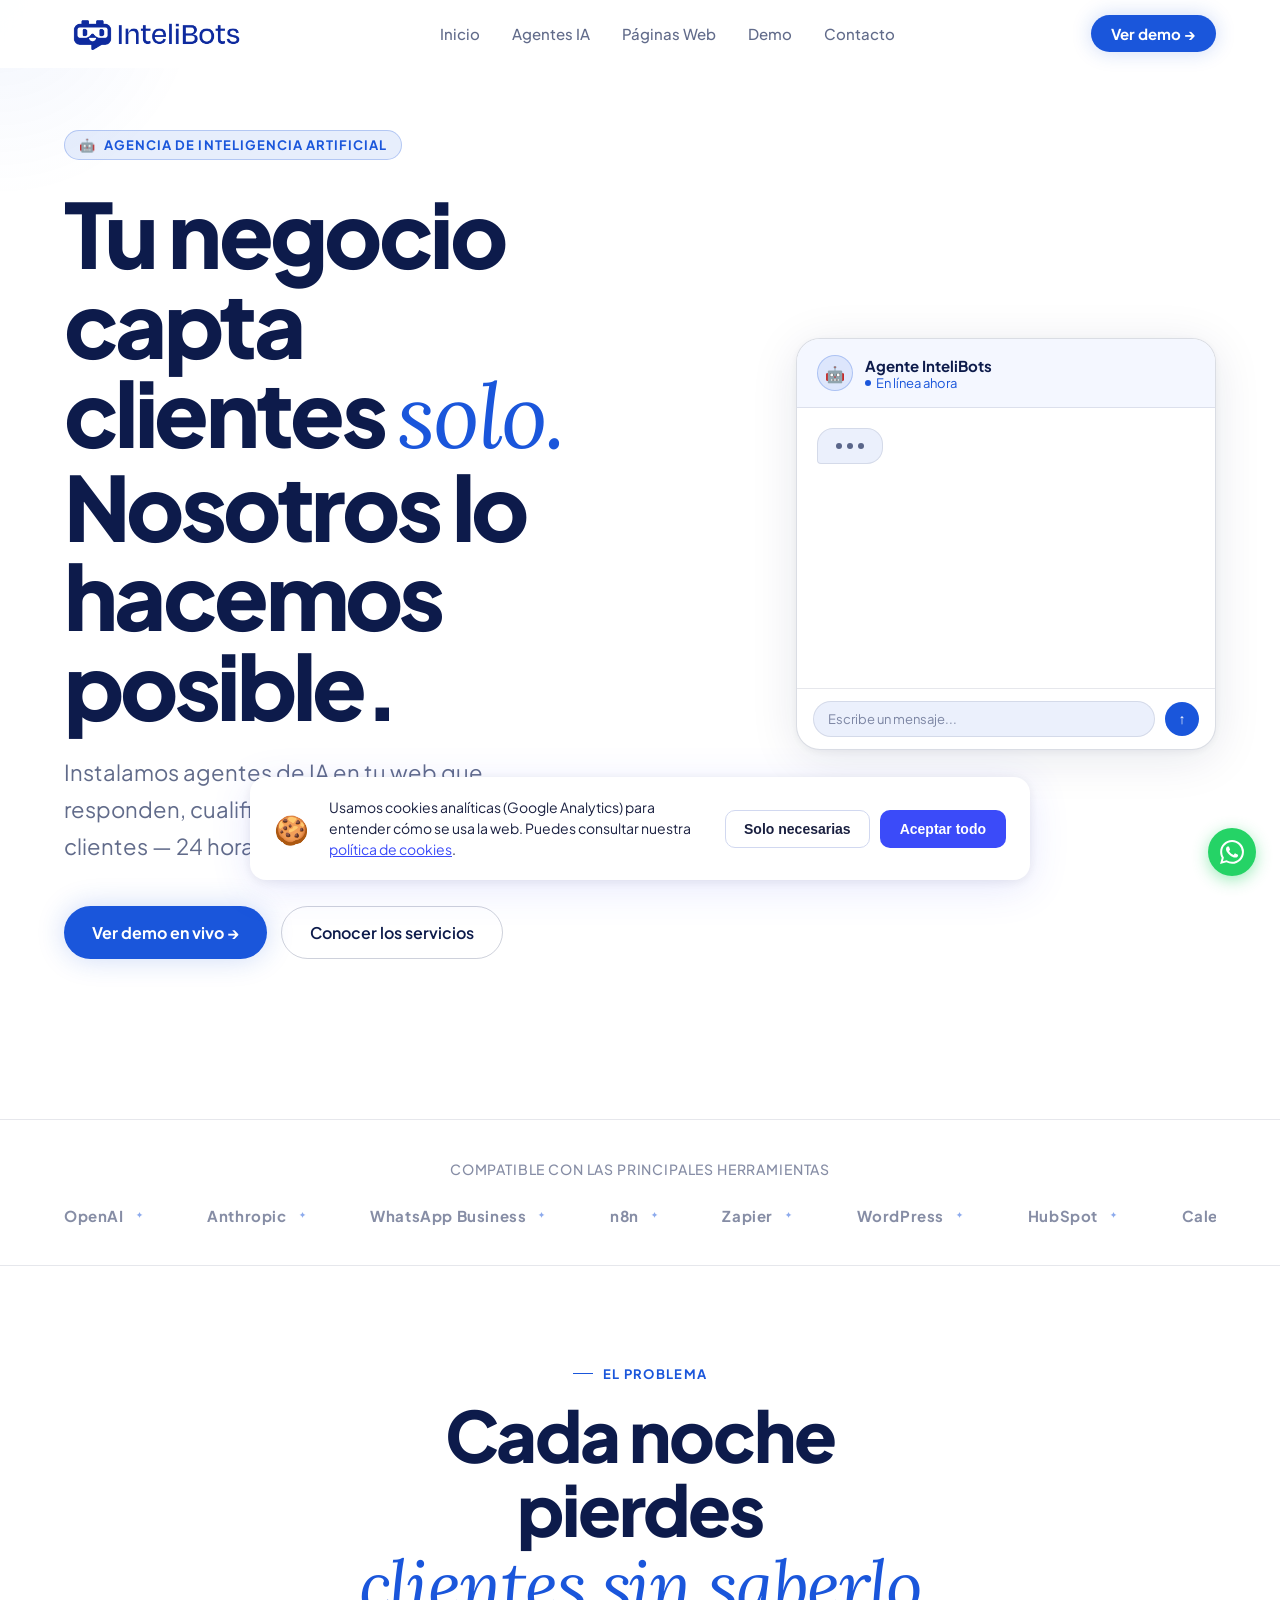
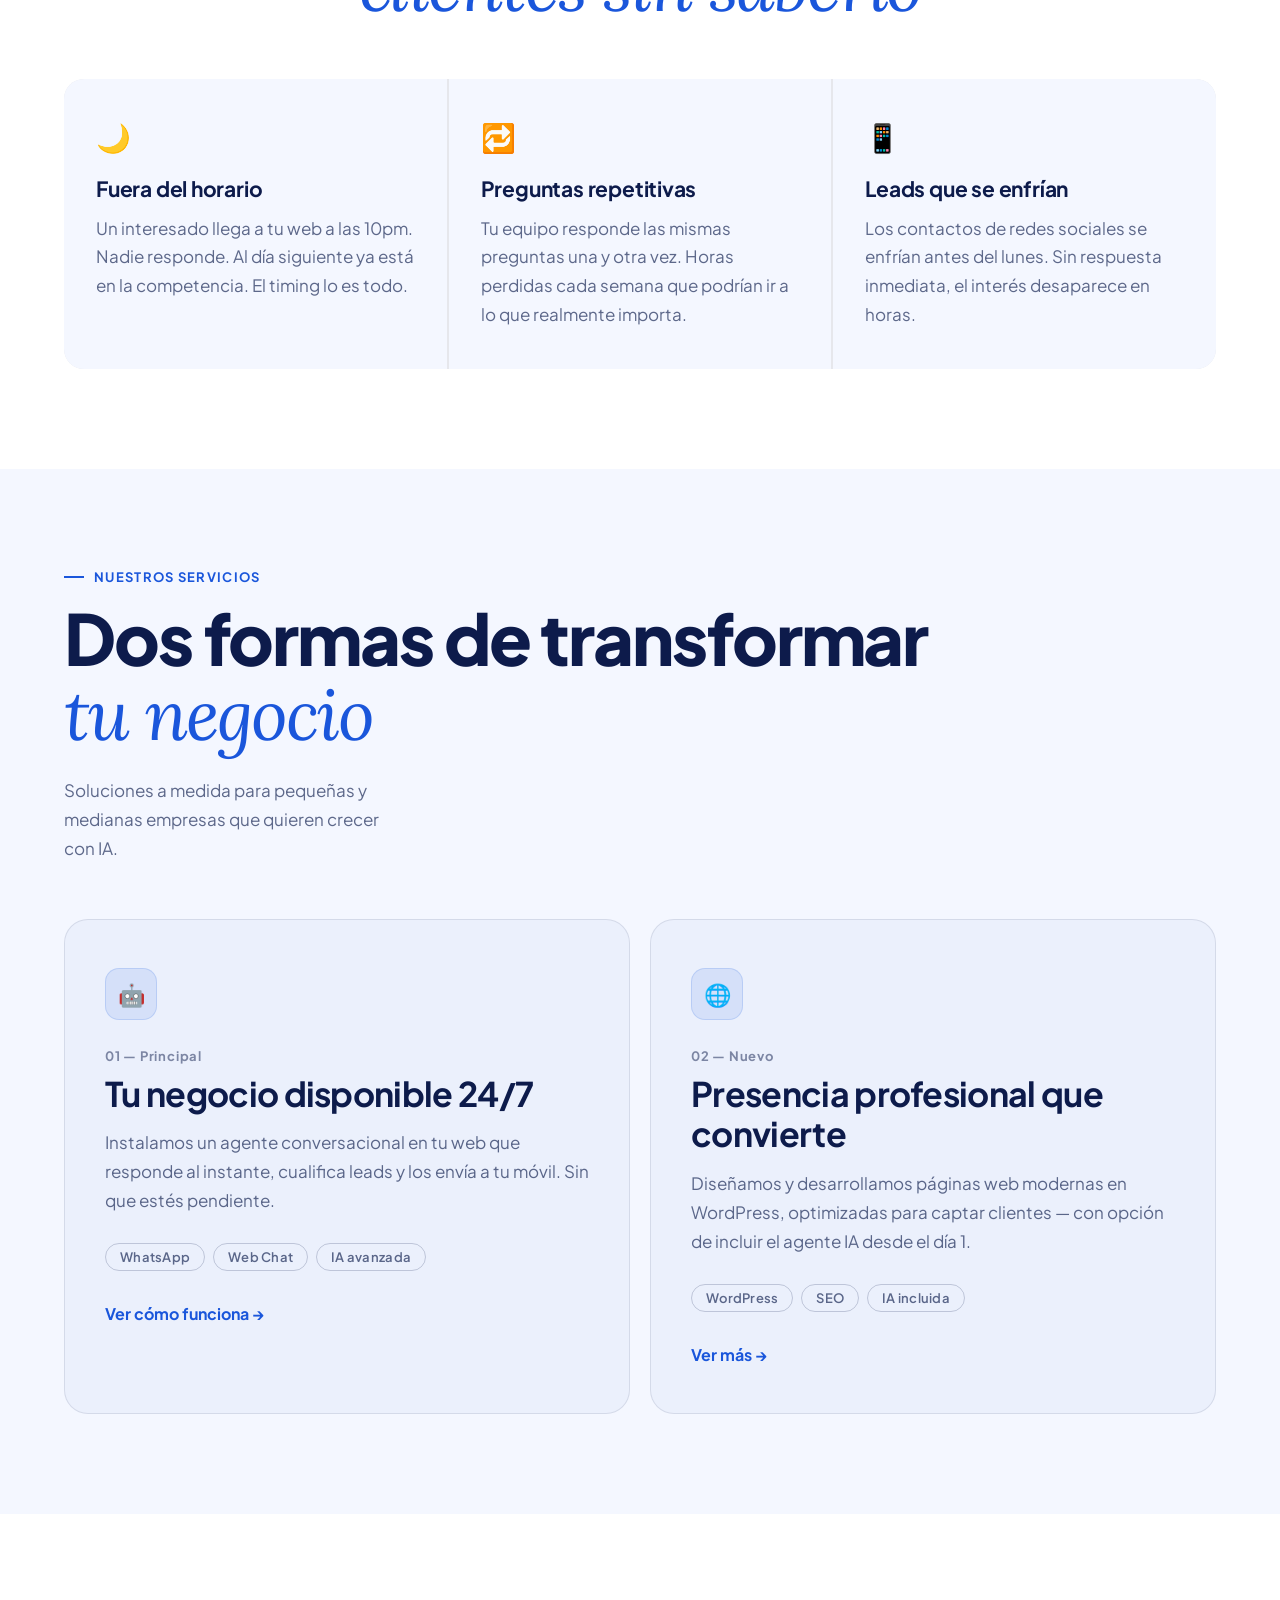
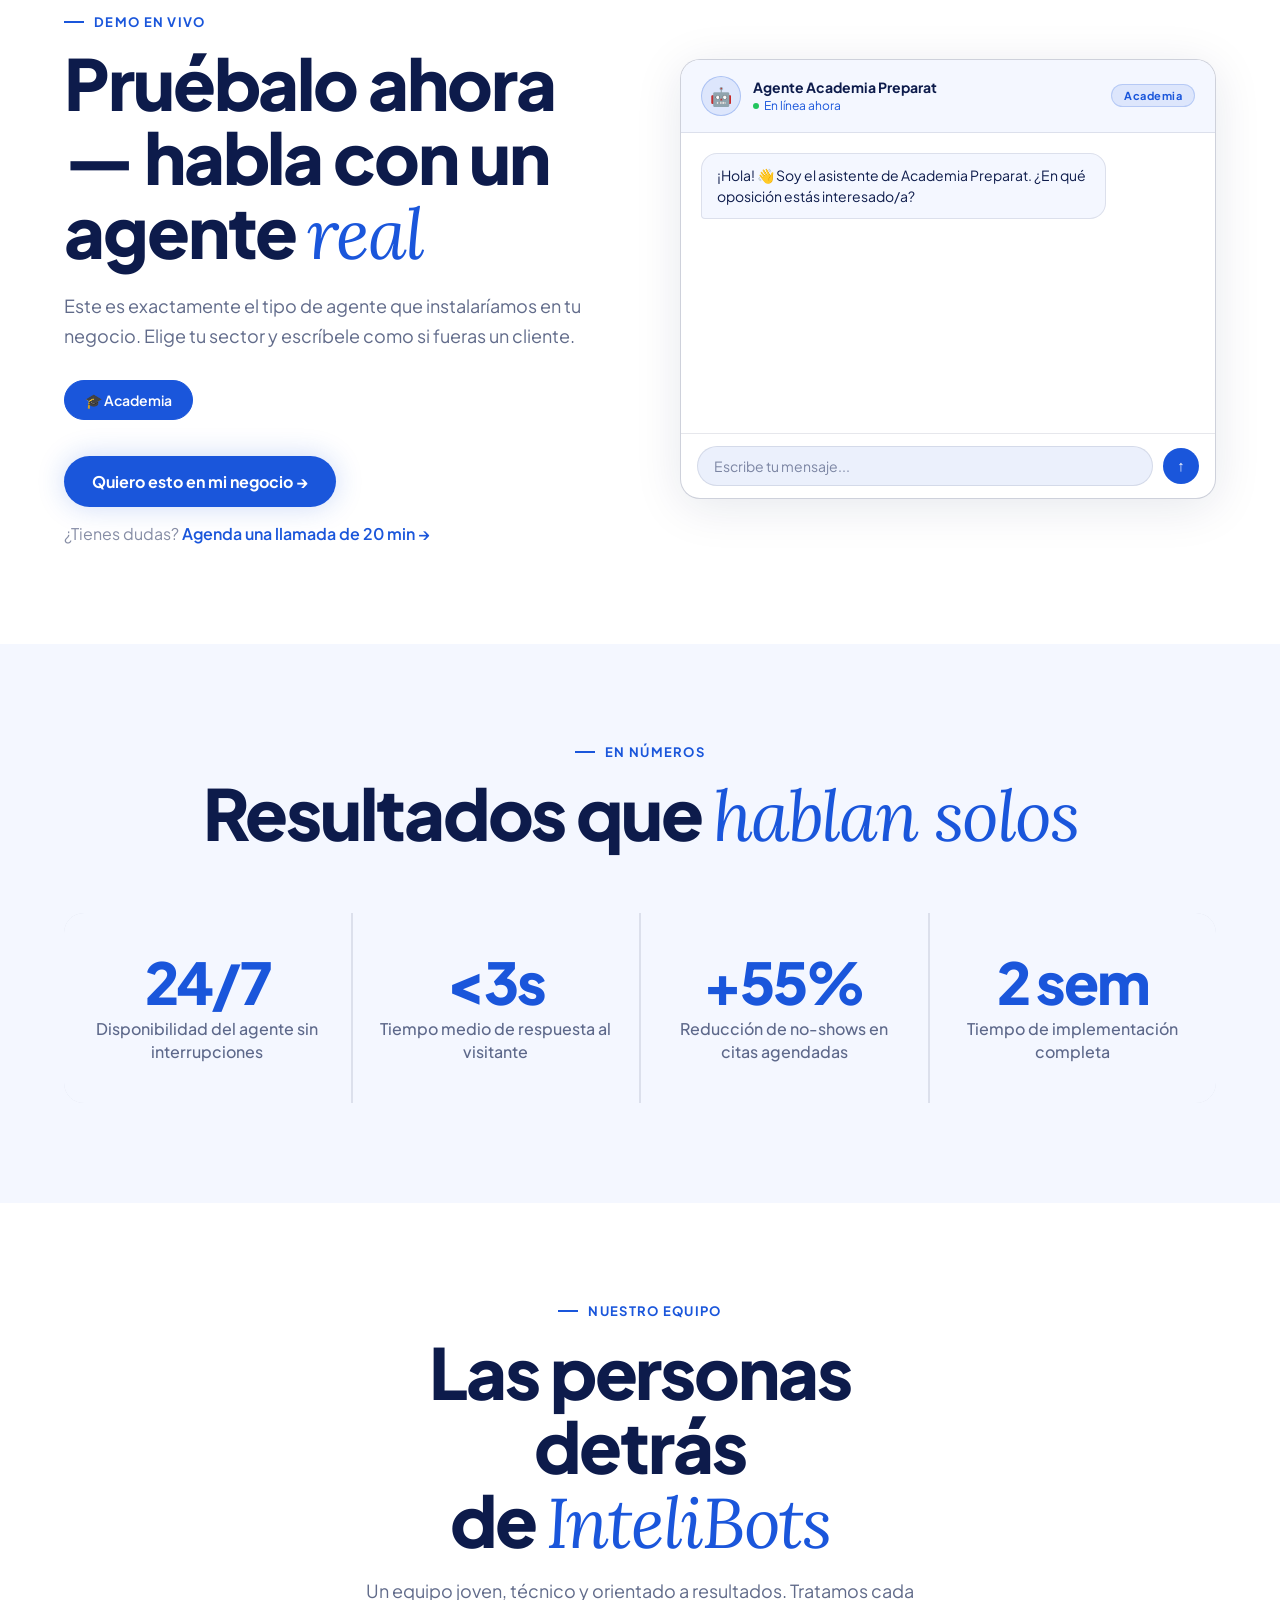
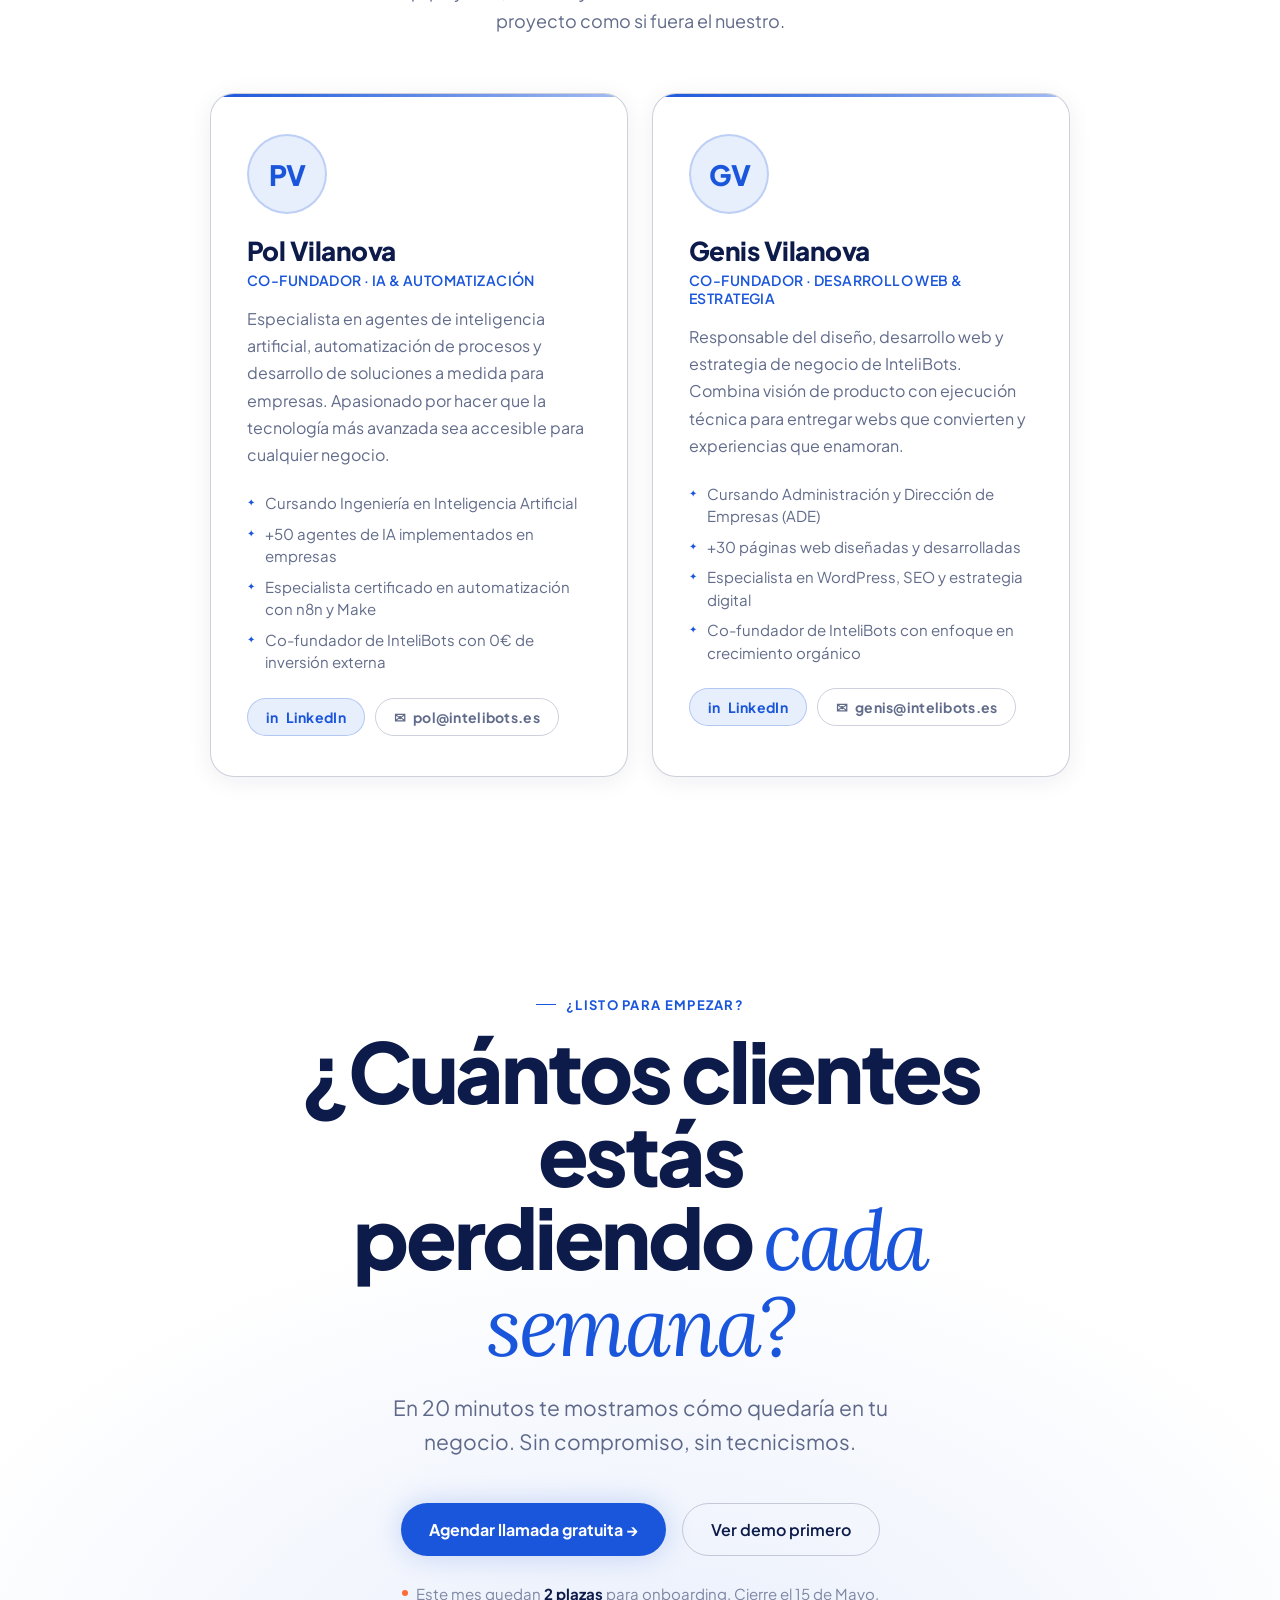
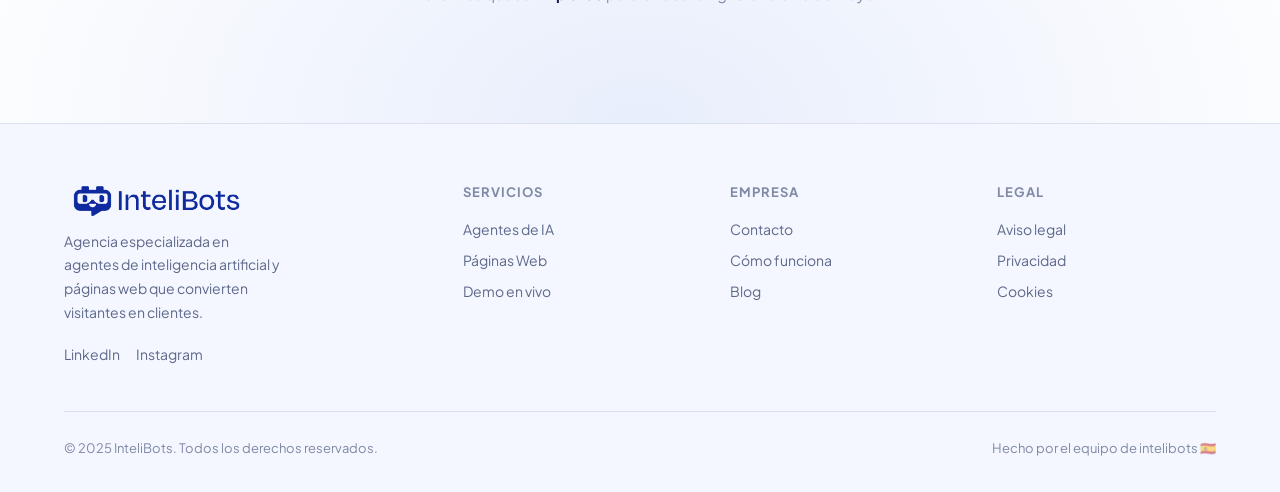
<file: index.html>
<!DOCTYPE html>
<html lang="es">
<head>
<meta charset="UTF-8">
<link rel="preload" as="image" href="logo.png">
<link rel="icon" type="image/png" href="logo-icon.png">
<meta name="viewport" content="width=device-width, initial-scale=1.0">
<meta name="description" content="InteliBots — Agencia especializada en agentes de inteligencia artificial y páginas web que convierten visitantes en clientes. Disponible 24/7.">
<meta property="og:title" content="InteliBots — Agentes IA que captan clientes 24/7">
<meta property="og:description" content="Instalamos agentes de IA en tu web que responden, cualifican y convierten visitantes en clientes — 24 horas al día, 7 días a la semana.">
<title>InteliBots — Agentes IA que captan clientes 24/7</title>
<link rel="preconnect" href="https://fonts.googleapis.com">
<link rel="preconnect" href="https://fonts.gstatic.com" crossorigin>
<link rel="preload" as="style" href="https://fonts.googleapis.com/css2?family=Plus+Jakarta+Sans:ital,wght@0,300;0,400;0,500;0,600;0,700;0,800;1,400&family=Lora:ital,wght@1,400;1,600&family=JetBrains+Mono:wght@400;500&display=swap" onload="this.onload=null;this.rel='stylesheet'">
<noscript><link rel="stylesheet" href="https://fonts.googleapis.com/css2?family=Plus+Jakarta+Sans:ital,wght@0,300;0,400;0,500;0,600;0,700;0,800;1,400&family=Lora:ital,wght@1,400;1,600&family=JetBrains+Mono:wght@400;500&display=swap"></noscript>
<style>
*,*::before,*::after{box-sizing:border-box;margin:0;padding:0}

:root{
  --bg:#FFFFFF;
  --bg2:#F4F7FF;
  --bg3:#EBF0FC;
  --card:rgba(13,27,75,0.04);
  --border:rgba(13,27,75,0.10);
  --border2:rgba(13,27,75,0.20);
  --accent:#1A56DB;
  --accent-dim:rgba(26,86,219,0.10);
  --accent-glow:rgba(26,86,219,0.22);
  --text:#0D1B4B;
  --text-mid:rgba(13,27,75,0.65);
  --text-dim:rgba(13,27,75,0.50);
  --sans:'Plus Jakarta Sans',sans-serif;
  --serif:'Lora',serif;
  --mono:'JetBrains Mono',monospace;
  --radius-lg:24px;
  --radius-full:100px;
}

html{scroll-behavior:smooth}
body{
  font-family:var(--sans);
  background:var(--bg);
  color:var(--text);
  overflow-x:hidden;
  -webkit-font-smoothing:antialiased;
  -moz-osx-font-smoothing:grayscale;
}

::-webkit-scrollbar{width:4px}
::-webkit-scrollbar-track{background:var(--bg2)}
::-webkit-scrollbar-thumb{background:var(--accent);border-radius:2px}

/* ── CURSOR GLOW ── */
.cursor-glow{
  position:fixed;width:400px;height:400px;border-radius:50%;
  background:radial-gradient(circle,rgba(26,86,219,0.06) 0%,transparent 70%);
  pointer-events:none;z-index:0;transform:translate(-50%,-50%);
  transition:opacity 0.3s;will-change:left,top;
}

/* ── NAVIGATION ── */
nav{
  position:fixed;top:0;left:0;right:0;z-index:100;
  display:flex;align-items:center;justify-content:space-between;
  padding:0 5vw;height:68px;
  background:rgba(255,255,255,0.92);
  backdrop-filter:blur(24px);-webkit-backdrop-filter:blur(24px);
  border-bottom:1px solid transparent;
  transition:border-color 0.3s,box-shadow 0.3s;
}
nav.scrolled{
  border-color:var(--border);
  box-shadow:0 2px 24px rgba(13,27,75,0.06);
}
.nav-logo{
  font-weight:800;font-size:19px;letter-spacing:-0.5px;
  color:var(--text);text-decoration:none;
  display:flex;align-items:center;gap:8px;
}
.nav-logo img{height:32px;width:auto;display:block}
.nav-dot{
  width:8px;height:8px;border-radius:50%;background:var(--accent);
  animation:pulse-accent 2s infinite;
}
@keyframes pulse-accent{
  0%,100%{box-shadow:0 0 0 0 var(--accent-glow)}
  50%{box-shadow:0 0 0 6px transparent}
}
.nav-links{display:flex;gap:32px;list-style:none}
.nav-links a{
  font-size:15px;font-weight:500;color:var(--text-mid);
  text-decoration:none;transition:color 0.2s;
}
.nav-links a:hover{color:var(--text)}
.nav-cta{
  background:var(--accent);color:#fff;
  padding:9px 20px;border-radius:var(--radius-full);
  font-size:15px;font-weight:700;text-decoration:none;
  transition:transform 0.15s,box-shadow 0.15s;
  box-shadow:0 0 20px var(--accent-glow);
}
.nav-cta:hover{transform:translateY(-1px);box-shadow:0 0 30px var(--accent-glow)}

/* Hamburger */
.hamburger{
  display:none;flex-direction:column;gap:5px;
  cursor:pointer;background:none;border:none;padding:10px;
  margin-right:-10px;
}
.hamburger span{
  display:block;width:24px;height:2px;background:var(--text);
  border-radius:2px;transition:transform 0.3s,opacity 0.3s;
}

/* Mobile menu */
.mobile-menu{
  position:fixed;top:0;left:0;right:0;bottom:0;
  width:100%;height:100%;
  z-index:9999;background:#F4F7FF;
  padding:80px 5vw 40px;
  display:flex;flex-direction:column;gap:4px;
  transform:translateX(100%);
  transition:transform 0.35s cubic-bezier(0.4,0,0.2,1);
}
.mobile-menu.open{transform:translateX(0)}
.mobile-menu a{
  font-size:26px;font-weight:700;letter-spacing:-0.02em;
  color:var(--text);text-decoration:none;
  padding:14px 0;border-bottom:1px solid var(--border);
  opacity:0;transform:translateX(20px);
  transition:opacity 0.3s,transform 0.3s;
}
.mobile-menu.open a{opacity:1;transform:none}
.mobile-menu.open a:nth-child(1){transition-delay:0.05s}
.mobile-menu.open a:nth-child(2){transition-delay:0.10s}
.mobile-menu.open a:nth-child(3){transition-delay:0.15s}
.mobile-menu.open a:nth-child(4){transition-delay:0.20s}
.mobile-menu.open a:nth-child(5){transition-delay:0.25s}
.mobile-menu.open a:nth-child(6){transition-delay:0.30s}
.mobile-cta-link{
  margin-top:24px!important;background:var(--accent)!important;
  color:#fff!important;text-align:center;
  border-radius:12px!important;font-size:18px!important;
  border-bottom:none!important;padding:18px 0!important;
}

/* ── HERO ── */
.hero{
  padding:130px 5vw 80px;
  display:grid;grid-template-columns:1fr 420px;
  gap:80px;align-items:center;
  position:relative;min-height:100svh;
}
.hero-bg{position:absolute;inset:0;z-index:0;overflow:hidden}
.hero-grid{
  position:absolute;inset:0;
  background-image:
    linear-gradient(rgba(26,86,219,0.05) 1px,transparent 1px),
    linear-gradient(90deg,rgba(26,86,219,0.05) 1px,transparent 1px);
  background-size:60px 60px;
  mask-image:radial-gradient(ellipse 70% 80% at 60% 50%,black 0%,transparent 100%);
  -webkit-mask-image:radial-gradient(ellipse 70% 80% at 60% 50%,black 0%,transparent 100%);
}
.hero-glow{
  position:absolute;
  width:600px;height:600px;border-radius:50%;
  background:radial-gradient(circle,rgba(26,86,219,0.07) 0%,transparent 70%);
  right:-100px;top:50%;transform:translateY(-50%);
  animation:float 8s ease-in-out infinite;
}
@keyframes float{
  0%,100%{transform:translateY(-50%) scale(1)}
  50%{transform:translateY(-54%) scale(1.04)}
}
.hero>*{position:relative;z-index:1}
.hero-left{grid-column:1;grid-row:1}
.hero-chat{
  grid-column:2;grid-row:1;
  background:white;border:1.5px solid rgba(13,27,75,0.15);
  border-radius:var(--radius-lg);overflow:hidden;
  box-shadow:0 8px 48px rgba(13,27,75,0.10),0 2px 8px rgba(13,27,75,0.06);
}

.hero-badge{
  display:inline-flex;align-items:center;gap:8px;
  background:var(--accent-dim);border:1px solid rgba(26,86,219,0.25);
  color:var(--accent);font-size:13px;font-weight:700;
  padding:6px 14px;border-radius:var(--radius-full);
  letter-spacing:0.08em;text-transform:uppercase;
  margin-bottom:28px;
}
.hero-h1{
  font-size:clamp(52px,7vw,92px);
  font-weight:800;line-height:1.0;letter-spacing:-0.04em;
  margin-bottom:24px;
}
.hero-h1 em{
  font-family:var(--serif);font-style:italic;font-weight:400;
  color:var(--accent);letter-spacing:-0.02em;
}
.hero-sub{
  font-size:clamp(18px,1.8vw,22px);color:var(--text-mid);
  line-height:1.7;max-width:520px;margin-bottom:40px;
}
.hero-actions{display:flex;gap:14px;flex-wrap:wrap}

/* Buttons */
.btn-primary{
  background:var(--accent);color:#fff;
  padding:15px 28px;border-radius:var(--radius-full);
  font-size:16px;font-weight:700;text-decoration:none;
  transition:transform 0.15s,box-shadow 0.2s;
  box-shadow:0 0 28px var(--accent-glow);
  display:inline-flex;align-items:center;gap:8px;
}
.btn-primary:hover{transform:translateY(-2px);box-shadow:0 0 40px var(--accent-glow)}
.btn-ghost{
  background:transparent;color:var(--text);
  padding:15px 28px;border-radius:var(--radius-full);
  font-size:16px;font-weight:600;text-decoration:none;
  border:1px solid var(--border2);
  transition:border-color 0.2s,transform 0.15s;
  display:inline-flex;align-items:center;gap:8px;
}
.btn-ghost:hover{border-color:var(--text-mid);transform:translateY(-2px)}

/* Chat widget */
.chat-header{
  display:flex;align-items:center;gap:12px;
  padding:16px 20px;border-bottom:1px solid var(--border);
  background:var(--bg2);
}
.chat-avatar{
  width:36px;height:36px;border-radius:50%;
  background:var(--accent-dim);border:1px solid rgba(26,86,219,0.25);
  display:flex;align-items:center;justify-content:center;
  font-size:16px;
}
.chat-agent-name{font-size:15px;font-weight:700}
.chat-agent-status{
  font-size:13px;color:var(--accent);
  display:flex;align-items:center;gap:5px;
}
.chat-agent-status::before{
  content:'';display:block;width:6px;height:6px;
  border-radius:50%;background:var(--accent);
}
.chat-messages{
  padding:20px;height:280px;
  overflow:hidden;
  display:flex;flex-direction:column;gap:10px;
}
.msg{
  max-width:82%;padding:11px 14px;border-radius:16px;
  font-size:15px;line-height:1.5;
  animation:msgIn 0.3s ease both;
}
@keyframes msgIn{
  from{opacity:0;transform:translateY(8px)}
  to{opacity:1;transform:none}
}
.msg-bot{
  background:var(--bg2);border:1px solid var(--border);
  color:var(--text);border-bottom-left-radius:4px;
  align-self:flex-start;
}
.msg-user{
  background:var(--accent);color:#fff;
  border-bottom-right-radius:4px;
  align-self:flex-end;
}
.msg-typing{
  align-self:flex-start;
  background:var(--bg3);border:1px solid var(--border);
  padding:14px 18px;border-radius:16px;border-bottom-left-radius:4px;
}
.typing-dots{display:flex;gap:5px}
.typing-dot{
  width:6px;height:6px;border-radius:50%;background:var(--text-mid);
  animation:bounce 1.2s ease infinite;
}
.typing-dot:nth-child(2){animation-delay:0.2s}
.typing-dot:nth-child(3){animation-delay:0.4s}
@keyframes bounce{
  0%,60%,100%{transform:translateY(0)}
  30%{transform:translateY(-6px)}
}
.chat-input{
  display:flex;align-items:center;gap:10px;
  padding:12px 16px;border-top:1px solid var(--border);
}
.chat-input input{
  flex:1;background:var(--bg3);border:1px solid var(--border);
  border-radius:var(--radius-full);padding:9px 14px;
  font-size:13px;color:var(--text);outline:none;
  font-family:var(--sans);
}
.chat-input input::placeholder{color:var(--text-dim)}
.chat-send{
  width:34px;height:34px;border-radius:50%;
  background:var(--accent);border:none;cursor:pointer;
  display:flex;align-items:center;justify-content:center;
  color:white;font-size:14px;flex-shrink:0;
  transition:transform 0.15s,box-shadow 0.15s;
}
.chat-send:hover{transform:scale(1.1);box-shadow:0 0 16px var(--accent-glow)}

/* ── SECTION COMMONS ── */
section{padding:100px 5vw}
.s-label{
  font-size:13px;font-weight:700;letter-spacing:0.10em;
  text-transform:uppercase;color:var(--accent);
  margin-bottom:16px;display:flex;align-items:center;gap:10px;
}
.s-label::before{
  content:'';display:block;width:20px;height:1.5px;background:var(--accent);
}
.s-title{
  font-size:clamp(42px,5.5vw,72px);font-weight:800;
  letter-spacing:-0.03em;line-height:1.05;
}
.s-title em{
  font-family:var(--serif);font-style:italic;font-weight:400;color:var(--accent);
}

/* Reveal animations */
.reveal{opacity:0;transform:translateY(24px);transition:opacity 0.6s,transform 0.6s;will-change:transform,opacity}
.reveal.visible{opacity:1;transform:none;will-change:auto}
.d1{transition-delay:0.10s}
.d2{transition-delay:0.20s}
.d3{transition-delay:0.30s}
.d4{transition-delay:0.40s}

/* ── LOGOS MARQUEE ── */
.logos-section{
  padding:40px 5vw;
  border-top:1px solid var(--border);
  border-bottom:1px solid var(--border);
}
.logos-label{
  font-size:14px;color:var(--text-dim);font-weight:500;
  letter-spacing:0.06em;text-transform:uppercase;
  text-align:center;margin-bottom:28px;
}
.logos-wrap{overflow:hidden}
.logos-track{
  display:flex;gap:64px;
  animation:marquee 22s linear infinite;
  width:max-content;
}
.logos-track:hover{animation-play-state:paused}
@keyframes marquee{
  from{transform:translateX(0)}
  to{transform:translateX(-50%)}
}
.logo-item{
  font-size:15px;font-weight:700;letter-spacing:0.04em;
  color:var(--text-dim);white-space:nowrap;
  display:flex;align-items:center;gap:12px;
  transition:color 0.2s;cursor:default;
}
.logo-item:hover{color:var(--text-mid)}
.logo-item::after{content:'✦';font-size:8px;color:var(--accent);opacity:0.5}

/* ── PAIN SECTION ── */
.pain-section{background:var(--bg)}
.pain-grid{
  display:grid;grid-template-columns:repeat(3,1fr);
  gap:2px;margin-top:56px;
  border-radius:20px;overflow:hidden;
  background:var(--border);
}
.pain-card{
  background:var(--bg2);padding:40px 32px;
  position:relative;overflow:hidden;
  transition:background 0.3s;
}
.pain-card::before{
  content:'';position:absolute;top:0;left:0;right:0;height:2px;
  background:linear-gradient(90deg,transparent,var(--accent),transparent);
  opacity:0;transition:opacity 0.4s;
}
.pain-card:hover::before{opacity:1}
.pain-card:hover{background:var(--bg3)}
.pain-icon{font-size:28px;margin-bottom:20px;display:block}
.pain-title{font-size:21px;font-weight:700;letter-spacing:-0.01em;margin-bottom:12px}
.pain-text{font-size:17px;color:var(--text-mid);line-height:1.7}

/* ── SERVICES ── */
.services-section{background:var(--bg2)}
.services-header{
  display:flex;justify-content:space-between;align-items:center;
  flex-wrap:wrap;gap:24px;margin-bottom:56px;
}
.services-grid{display:grid;grid-template-columns:1fr 1fr;gap:20px}
.service-card{
  background:var(--bg3);border:1px solid var(--border);
  border-radius:var(--radius-lg);padding:48px 40px;
  position:relative;overflow:hidden;
  cursor:pointer;text-decoration:none;color:inherit;
  transition:border-color 0.3s,transform 0.2s;
  display:block;
}
.service-card:hover{border-color:var(--border2);transform:translateY(-4px)}
.service-card::after{
  content:'';position:absolute;inset:0;border-radius:var(--radius-lg);
  background:radial-gradient(circle at 80% 20%,var(--accent-dim) 0%,transparent 60%);
  opacity:0;transition:opacity 0.4s;
}
.service-card:hover::after{opacity:1}
.service-card>*{position:relative;z-index:1}
.svc-icon{
  width:52px;height:52px;border-radius:14px;
  background:var(--accent-dim);border:1px solid rgba(26,86,219,0.15);
  display:flex;align-items:center;justify-content:center;
  font-size:22px;margin-bottom:28px;
}
.svc-num{font-size:13px;font-weight:700;color:var(--text-dim);letter-spacing:0.06em;margin-bottom:10px}
.svc-name{font-size:clamp(26px,2.8vw,34px);font-weight:700;letter-spacing:-0.02em;margin-bottom:14px;line-height:1.2}
.svc-desc{font-size:17px;color:var(--text-mid);line-height:1.7;margin-bottom:28px}
.svc-link{
  display:inline-flex;align-items:center;gap:8px;
  font-size:16px;font-weight:700;color:var(--accent);
  white-space:nowrap;transition:gap 0.2s;
}
.service-card:hover .svc-link{gap:14px}
.svc-tags{display:flex;flex-wrap:wrap;gap:8px;margin-top:24px}
.svc-tag{
  font-size:13px;font-weight:600;padding:5px 14px;border-radius:var(--radius-full);
  border:1px solid var(--border2);color:var(--text-mid);letter-spacing:0.02em;
}

/* ── DEMO SECTION ── */
.demo-section{background:var(--bg)}
.demo-inner{display:grid;grid-template-columns:1fr 1fr;gap:80px;align-items:center}
.demo-tabs{display:flex;gap:8px;flex-wrap:wrap;margin-top:28px}
.demo-tab{
  padding:10px 20px;border-radius:var(--radius-full);
  border:1.5px solid var(--border2);background:transparent;
  color:var(--text-mid);font-size:14px;font-weight:600;
  font-family:var(--sans);cursor:pointer;transition:all 0.2s;
}
.demo-tab:hover{border-color:var(--accent);color:var(--accent)}
.demo-tab.active{background:var(--accent);color:#fff;border-color:var(--accent)}
.demo-widget{
  background:white;border:1.5px solid var(--border2);
  border-radius:20px;overflow:hidden;position:relative;
  box-shadow:0 8px 48px rgba(13,27,75,0.10);
}
.demo-chat-header{
  display:flex;align-items:center;gap:12px;
  padding:16px 20px;border-bottom:1px solid var(--border);
  background:var(--bg2);
}
.demo-chat-avatar{
  width:40px;height:40px;border-radius:50%;
  background:var(--accent-dim);border:1px solid rgba(26,86,219,0.25);
  display:flex;align-items:center;justify-content:center;
  font-size:18px;flex-shrink:0;
}
.demo-chat-name{font-size:14px;font-weight:700;color:var(--text)}
.demo-chat-status{
  font-size:12px;color:var(--accent);
  display:flex;align-items:center;gap:5px;margin-top:2px;
}
.demo-status-dot{
  width:6px;height:6px;border-radius:50%;background:#22c55e;
  animation:pulse-green 2s infinite;
}
@keyframes pulse-green{0%,100%{box-shadow:0 0 0 0 rgba(34,197,94,0.4)}50%{box-shadow:0 0 0 5px transparent}}
.demo-sector-badge{
  margin-left:auto;font-size:11px;font-weight:700;
  color:var(--accent);background:var(--accent-dim);
  border:1px solid rgba(26,86,219,0.2);
  padding:4px 12px;border-radius:var(--radius-full);letter-spacing:0.04em;
}
.demo-msgs{
  padding:20px;min-height:300px;max-height:300px;
  overflow-y:auto;display:flex;flex-direction:column;gap:10px;
  scroll-behavior:smooth;
}
.demo-msgs::-webkit-scrollbar{width:3px}
.demo-msgs::-webkit-scrollbar-thumb{background:var(--border2);border-radius:2px}
.d-msg{
  max-width:82%;padding:11px 15px;border-radius:16px;
  font-size:14px;line-height:1.5;
  animation:msgIn 0.25s ease both;
}
.d-msg-bot{
  background:var(--bg2);border:1px solid var(--border);
  color:var(--text);border-bottom-left-radius:4px;align-self:flex-start;
}
.d-msg-user{
  background:var(--accent);color:#fff;
  border-bottom-right-radius:4px;align-self:flex-end;
}
.d-typing{
  align-self:flex-start;
  background:var(--bg3);border:1px solid var(--border);
  padding:14px 18px;border-radius:16px;border-bottom-left-radius:4px;
}
.demo-input-bar{
  display:flex;align-items:center;gap:10px;
  padding:12px 16px;border-top:1px solid var(--border);
}
.demo-input-bar input{
  flex:1;background:var(--bg3);border:1px solid var(--border);
  border-radius:var(--radius-full);padding:10px 16px;
  font-size:14px;color:var(--text);outline:none;
  font-family:var(--sans);transition:border-color 0.2s;
}
.demo-input-bar input:focus{border-color:var(--accent)}
.demo-input-bar input::placeholder{color:var(--text-dim)}
#demoSendBtn{
  width:36px;height:36px;border-radius:50%;
  background:var(--accent);border:none;cursor:pointer;
  display:flex;align-items:center;justify-content:center;
  color:white;font-size:15px;flex-shrink:0;
  transition:transform 0.15s,box-shadow 0.15s;
}
#demoSendBtn:hover{transform:scale(1.1);box-shadow:0 0 16px var(--accent-glow)}
.demo-wa{
  position:absolute;bottom:80px;right:-300px;
  background:white;border:1px solid var(--border);
  border-radius:14px;padding:14px 16px;
  display:flex;align-items:center;gap:12px;
  box-shadow:0 8px 32px rgba(13,27,75,0.15);
  width:272px;transition:right 0.5s cubic-bezier(0.34,1.56,0.64,1);
  z-index:10;pointer-events:none;
}
.demo-wa.show{right:16px}
.demo-wa-icon{font-size:24px;flex-shrink:0}
.demo-wa-label{font-size:11px;font-weight:700;color:var(--text-dim);letter-spacing:0.04em;margin-bottom:3px}
.demo-wa-text{font-size:13px;color:var(--text);font-weight:500;line-height:1.4}
@media(max-width:1024px){.demo-inner{grid-template-columns:1fr;gap:48px}}

/* ── METRICS ── */
.metrics-section{background:var(--bg2);text-align:center}
.metrics-grid{
  display:grid;grid-template-columns:repeat(4,1fr);
  gap:2px;background:var(--border);
  border-radius:20px;overflow:hidden;margin-top:60px;
}
.metric-box{
  background:var(--bg2);padding:40px 24px;
  transition:background 0.3s;
}
.metric-box:hover{background:var(--bg3)}
.metric-num{
  font-size:clamp(42px,4.5vw,60px);font-weight:800;
  letter-spacing:-0.04em;line-height:1;
  color:var(--accent);margin-bottom:8px;
}
.metric-label{font-size:16px;color:var(--text-mid);font-weight:500;line-height:1.4}

/* ── TEAM ── */
.team-section{background:var(--bg)}
.team-grid{
  display:grid;grid-template-columns:1fr 1fr;
  gap:24px;margin-top:56px;
  max-width:860px;margin-left:auto;margin-right:auto;
}
.team-card{
  background:white;border:1.5px solid var(--border2);
  border-radius:var(--radius-lg);padding:40px 36px;
  box-shadow:0 4px 24px rgba(13,27,75,0.07);
  transition:transform 0.25s,box-shadow 0.25s;
  position:relative;overflow:hidden;
}
.team-card::before{
  content:'';position:absolute;top:0;left:0;right:0;height:3px;
  background:linear-gradient(90deg,var(--accent),rgba(26,86,219,0.4));
}
.team-card:hover{
  transform:translateY(-4px);
  box-shadow:0 12px 40px rgba(13,27,75,0.12);
}
.team-avatar{
  width:80px;height:80px;border-radius:50%;
  background:var(--accent-dim);border:2px solid rgba(26,86,219,0.2);
  display:flex;align-items:center;justify-content:center;
  font-size:28px;font-weight:800;color:var(--accent);
  letter-spacing:-1px;margin-bottom:20px;
  font-family:var(--sans);
}
.team-name{font-size:26px;font-weight:800;letter-spacing:-0.02em;margin-bottom:4px}
.team-role{
  font-size:14px;font-weight:600;color:var(--accent);
  margin-bottom:16px;letter-spacing:0.03em;text-transform:uppercase;
}
.team-bio{font-size:16px;color:var(--text-mid);line-height:1.7;margin-bottom:24px}
.team-hitos{display:flex;flex-direction:column;gap:8px;margin-bottom:24px}
.team-hito{
  display:flex;align-items:flex-start;gap:10px;
  font-size:15px;color:var(--text-mid);line-height:1.5;
}
.team-hito::before{
  content:'✦';color:var(--accent);font-size:10px;
  padding-top:3px;flex-shrink:0;
}
.team-links{display:flex;gap:10px;flex-wrap:wrap}
.team-link{
  display:inline-flex;align-items:center;gap:7px;
  padding:9px 18px;border-radius:var(--radius-full);
  font-size:14px;font-weight:700;text-decoration:none;
  border:1.5px solid var(--border2);color:var(--text-mid);
  transition:all 0.2s;letter-spacing:0.02em;
}
.team-link:hover{border-color:var(--accent);color:var(--accent)}
.team-link.linkedin{
  background:var(--accent-dim);
  border-color:rgba(26,86,219,0.25);color:var(--accent);
}
.team-link.linkedin:hover{background:var(--accent);color:white}

/* ── CTA FINAL ── */
.cta-section{
  background:var(--bg);text-align:center;
  position:relative;overflow:hidden;
  padding:120px 5vw;
}
.cta-section::before{
  content:'';position:absolute;inset:0;
  background:radial-gradient(ellipse 60% 60% at 50% 100%,rgba(26,86,219,0.10) 0%,transparent 100%);
}
.cta-section>*{position:relative;z-index:1}
.cta-title{
  font-size:clamp(48px,6.5vw,88px);font-weight:800;
  letter-spacing:-0.04em;line-height:1.0;
  max-width:760px;margin:0 auto 24px;
}
.cta-title em{
  font-family:var(--serif);font-style:italic;
  font-weight:400;color:var(--accent);
}
.cta-sub{
  font-size:21px;color:var(--text-mid);
  max-width:520px;margin:0 auto 44px;line-height:1.6;
}
.cta-actions{display:flex;gap:16px;justify-content:center;flex-wrap:wrap}
.urgency{
  margin-top:28px;font-size:15px;color:var(--text-dim);
  display:flex;align-items:center;gap:8px;justify-content:center;
}
.urgency-dot{
  width:6px;height:6px;border-radius:50%;background:#FF6B35;
  animation:pulse-red 1.5s infinite;
}
@keyframes pulse-red{0%,100%{opacity:1}50%{opacity:0.4}}

/* ── FOOTER ── */
footer{
  background:var(--bg2);border-top:1px solid var(--border);
  padding:60px 5vw 36px;
}
.footer-grid{
  display:grid;grid-template-columns:1.6fr 1fr 1fr 1fr;
  gap:48px;padding-bottom:48px;border-bottom:1px solid var(--border);
}
.footer-brand p{
  font-size:14px;color:var(--text-mid);line-height:1.7;
  max-width:220px;margin-top:14px;
}
.footer-col h4{
  font-size:13px;font-weight:700;letter-spacing:0.08em;
  text-transform:uppercase;color:var(--text-dim);margin-bottom:18px;
}
.footer-col ul{list-style:none;display:flex;flex-direction:column;gap:10px}
.footer-col a{
  font-size:14px;color:var(--text-mid);
  text-decoration:none;transition:color 0.2s;
}
.footer-col a:hover{color:var(--text)}
.footer-social{display:flex;gap:16px;margin-top:20px}
.footer-social a{
  font-size:14px;color:var(--text-mid);
  text-decoration:none;transition:color 0.2s;
}
.footer-social a:hover{color:var(--text)}
.footer-bottom{
  padding-top:28px;display:flex;justify-content:space-between;
  flex-wrap:wrap;gap:12px;font-size:13px;color:var(--text-dim);
}

/* ── RESPONSIVE ── */
@media(max-width:1024px){
  .hero{grid-template-columns:1fr;gap:48px;padding-top:110px;min-height:auto}
  .hero-chat{max-width:480px}
  .services-grid{grid-template-columns:1fr}
  .demo-inner{grid-template-columns:1fr;gap:48px}
  .metrics-grid{grid-template-columns:repeat(2,1fr)}
  .pain-grid{grid-template-columns:1fr}
  .footer-grid{grid-template-columns:1fr 1fr;gap:32px}
}
@media(max-width:768px){
  .nav-links,.nav-cta{display:none}
  .hamburger{display:flex}
  section{padding:72px 5vw}
  .services-header{flex-direction:column;align-items:flex-start}
  .footer-grid{grid-template-columns:1fr}
  .cta-title{font-size:36px}
  .team-grid{grid-template-columns:1fr}
  .hero{padding:96px 5vw 48px;min-height:auto}
  .hero-chat{width:100%;max-width:100%}
  .chat-messages{height:220px}
  .hero-h1{font-size:clamp(36px,9vw,52px)}
}
@media(max-width:480px){
  .metrics-grid{grid-template-columns:1fr 1fr}
  .hero-actions{flex-direction:column}
  .hero-actions .btn-primary,
  .hero-actions .btn-ghost{text-align:center;justify-content:center}
  .chat-messages{height:190px}
}
/* ── WHATSAPP FLOAT ── */
.wa-float{position:fixed;bottom:24px;right:24px;z-index:500;width:48px;height:48px;border-radius:50%;background:#25D366;display:flex;align-items:center;justify-content:center;box-shadow:0 4px 16px rgba(37,211,102,0.45);text-decoration:none;transition:transform 0.2s,box-shadow 0.2s;animation:wa-appear 0.5s 1.5s cubic-bezier(0.34,1.56,0.64,1) both}
@keyframes wa-appear{from{opacity:0;transform:scale(0.5) translateY(20px)}to{opacity:1;transform:scale(1) translateY(0)}}
.wa-float:hover{transform:scale(1.12);box-shadow:0 6px 32px rgba(37,211,102,0.60)}
.wa-float svg{width:24px;height:24px;fill:white;display:block}
.wa-float-tip{position:absolute;right:72px;top:50%;transform:translateY(-50%);background:#111827;color:white;font-size:13px;font-weight:600;padding:8px 14px;border-radius:8px;white-space:nowrap;pointer-events:none;opacity:0;transition:opacity 0.2s;font-family:var(--sans)}
.wa-float-tip::after{content:'';position:absolute;left:100%;top:50%;transform:translateY(-50%);border:6px solid transparent;border-left-color:#111827}
.wa-float:hover .wa-float-tip{opacity:1}
.wa-float-pulse{position:absolute;inset:0;border-radius:50%;background:#25D366;opacity:0;animation:wa-pulse 2.5s ease-out 2s infinite}
@keyframes wa-pulse{0%{transform:scale(1);opacity:0.5}100%{transform:scale(1.7);opacity:0}}
</style>
</head>
<body>

<div class="cursor-glow" id="cursorGlow" aria-hidden="true"></div>

<!-- ══ NAVIGATION ══ -->
<nav id="mainNav" role="navigation" aria-label="Navegación principal">
  <a href="index.html" class="nav-logo" aria-label="InteliBots — Inicio">
    <img src="logo.png" alt="InteliBots" width="130" height="32" loading="eager">
  </a>
  <ul class="nav-links" role="list">
    <li><a href="index.html" class="active">Inicio</a></li>
    <li><a href="agentes-ia.html">Agentes IA</a></li>
    <li><a href="paginas-web.html">Páginas Web</a></li>
    <li><a href="demo.html">Demo</a></li>
    <li><a href="contacto.html">Contacto</a></li>
  </ul>
  <a href="demo.html" class="nav-cta">Ver demo →</a>
  <button class="hamburger" id="hbg" aria-label="Abrir menú" aria-expanded="false">
    <span></span><span></span><span></span>
  </button>
</nav>

<nav class="mobile-menu" id="mob" aria-label="Menú móvil" aria-hidden="true">
  <a href="index.html" onclick="closeMob()">Inicio</a>
  <a href="agentes-ia.html" onclick="closeMob()">Agentes IA</a>
  <a href="paginas-web.html" onclick="closeMob()">Páginas Web</a>
  <a href="demo.html" onclick="closeMob()">Demo en vivo</a>
  <a href="contacto.html" onclick="closeMob()">Contacto</a>
  <a href="demo.html" class="mobile-cta-link" onclick="closeMob()">Ver demo →</a>
</nav>

<!-- ══ HERO ══ -->
<section class="hero" id="inicio" aria-labelledby="hero-heading">
  <div class="hero-bg" aria-hidden="true">
    <div class="hero-grid"></div>
    <div class="hero-glow"></div>
  </div>

  <div class="hero-left">
    <div class="hero-badge" aria-label="Agencia de Inteligencia Artificial">
      <span aria-hidden="true">🤖</span> Agencia de Inteligencia Artificial
    </div>
    <h1 class="hero-h1" id="hero-heading">
      Tu negocio capta<br>clientes <em>solo.</em><br>Nosotros lo hacemos posible.
    </h1>
    <p class="hero-sub">
      Instalamos agentes de IA en tu web que responden, cualifican y convierten visitantes en clientes — 24 horas al día, 7 días a la semana.
    </p>
    <div class="hero-actions">
      <a href="demo.html" class="btn-primary">Ver demo en vivo →</a>
      <a href="agentes-ia.html" class="btn-ghost">Conocer los servicios</a>
    </div>
  </div>

  <!-- Animated chat demo -->
  <div class="hero-chat" role="region" aria-label="Demo del agente de IA">
    <div class="chat-header">
      <div class="chat-avatar" aria-hidden="true">🤖</div>
      <div>
        <div class="chat-agent-name">Agente InteliBots</div>
        <div class="chat-agent-status">En línea ahora</div>
      </div>
    </div>
    <div class="chat-messages" id="chatMessages" aria-live="polite" aria-label="Conversación con el agente"></div>
    <div class="chat-input">
      <input type="text" placeholder="Escribe un mensaje..." readonly aria-label="Campo de mensaje (demo)">
      <button class="chat-send" aria-label="Enviar mensaje" tabindex="-1">↑</button>
    </div>
  </div>
</section>

<!-- ══ INTEGRATIONS MARQUEE ══ -->
<div class="logos-section" aria-label="Herramientas compatibles">
  <p class="logos-label">Compatible con las principales herramientas</p>
  <div class="logos-wrap" aria-hidden="true">
    <div class="logos-track" id="logoTrack">
      <span class="logo-item">OpenAI</span>
      <span class="logo-item">Anthropic</span>
      <span class="logo-item">WhatsApp Business</span>
      <span class="logo-item">n8n</span>
      <span class="logo-item">Zapier</span>
      <span class="logo-item">WordPress</span>
      <span class="logo-item">HubSpot</span>
      <span class="logo-item">Calendly</span>
      <span class="logo-item">Typebot</span>
      <span class="logo-item">DeepSeek</span>
      <!-- Duplicate for seamless loop -->
      <span class="logo-item">OpenAI</span>
      <span class="logo-item">Anthropic</span>
      <span class="logo-item">WhatsApp Business</span>
      <span class="logo-item">n8n</span>
      <span class="logo-item">Zapier</span>
      <span class="logo-item">WordPress</span>
      <span class="logo-item">HubSpot</span>
      <span class="logo-item">Calendly</span>
      <span class="logo-item">Typebot</span>
      <span class="logo-item">DeepSeek</span>
    </div>
  </div>
</div>

<!-- ══ PAIN POINTS ══ -->
<section class="pain-section" aria-labelledby="pain-heading">
  <div class="reveal" style="text-align:center;max-width:600px;margin:0 auto">
    <div class="s-label" style="justify-content:center">El problema</div>
    <h2 class="s-title" id="pain-heading">
      Cada noche pierdes<br><em>clientes sin saberlo</em>
    </h2>
  </div>
  <div class="pain-grid" style="margin-top:56px">
    <div class="pain-card reveal">
      <span class="pain-icon" aria-hidden="true">🌙</span>
      <div class="pain-title">Fuera del horario</div>
      <p class="pain-text">Un interesado llega a tu web a las 10pm. Nadie responde. Al día siguiente ya está en la competencia. El timing lo es todo.</p>
    </div>
    <div class="pain-card reveal d1">
      <span class="pain-icon" aria-hidden="true">🔁</span>
      <div class="pain-title">Preguntas repetitivas</div>
      <p class="pain-text">Tu equipo responde las mismas preguntas una y otra vez. Horas perdidas cada semana que podrían ir a lo que realmente importa.</p>
    </div>
    <div class="pain-card reveal d2">
      <span class="pain-icon" aria-hidden="true">📱</span>
      <div class="pain-title">Leads que se enfrían</div>
      <p class="pain-text">Los contactos de redes sociales se enfrían antes del lunes. Sin respuesta inmediata, el interés desaparece en horas.</p>
    </div>
  </div>
</section>

<!-- ══ SERVICES ══ -->
<section class="services-section" aria-labelledby="services-heading">
  <div class="services-header reveal">
    <div>
      <div class="s-label">Nuestros servicios</div>
      <h2 class="s-title" id="services-heading">
        Dos formas de transformar<br><em>tu negocio</em>
      </h2>
    </div>
    <p style="color:var(--text-mid);font-size:17px;max-width:320px;line-height:1.7">
      Soluciones a medida para pequeñas y medianas empresas que quieren crecer con IA.
    </p>
  </div>
  <div class="services-grid">
    <a class="service-card reveal" href="agentes-ia.html">
      <div class="svc-icon" aria-hidden="true">🤖</div>
      <div class="svc-num">01 — Principal</div>
      <div class="svc-name">Tu negocio disponible 24/7</div>
      <p class="svc-desc">Instalamos un agente conversacional en tu web que responde al instante, cualifica leads y los envía a tu móvil. Sin que estés pendiente.</p>
      <div class="svc-tags">
        <span class="svc-tag">WhatsApp</span>
        <span class="svc-tag">Web Chat</span>
        <span class="svc-tag">IA avanzada</span>
      </div>
      <div class="svc-link" style="margin-top:32px">Ver cómo funciona →</div>
    </a>
    <a class="service-card reveal d1" href="paginas-web.html">
      <div class="svc-icon" aria-hidden="true">🌐</div>
      <div class="svc-num">02 — Nuevo</div>
      <div class="svc-name">Presencia profesional que convierte</div>
      <p class="svc-desc">Diseñamos y desarrollamos páginas web modernas en WordPress, optimizadas para captar clientes — con opción de incluir el agente IA desde el día 1.</p>
      <div class="svc-tags">
        <span class="svc-tag">WordPress</span>
        <span class="svc-tag">SEO</span>
        <span class="svc-tag">IA incluida</span>
      </div>
      <div class="svc-link" style="margin-top:32px">Ver más →</div>
    </a>
  </div>
</section>

<!-- ══ DEMO EMBED ══ -->
<section class="demo-section" aria-labelledby="demo-heading">
  <div class="demo-inner">

    <!-- Left: info + sector tabs -->
    <div class="reveal">
      <div class="s-label">Demo en vivo</div>
      <h2 class="s-title" id="demo-heading">
        Pruébalo ahora — habla con un agente <em>real</em>
      </h2>
      <p style="color:var(--text-mid);font-size:18px;line-height:1.7;margin-top:20px;margin-bottom:8px">
        Este es exactamente el tipo de agente que instalaríamos en tu negocio. Elige tu sector y escríbele como si fueras un cliente.
      </p>
      <div class="demo-tabs" role="tablist" aria-label="Sector de negocio">
        <button class="demo-tab active" data-demo="academia" role="tab" aria-selected="true">🎓 Academia</button>
      </div>
      <div style="margin-top:36px;display:flex;flex-direction:column;gap:16px;align-items:flex-start">
        <a href="contacto.html" class="btn-primary">Quiero esto en mi negocio →</a>
        <p style="font-size:16px;color:var(--text-dim)">
          ¿Tienes dudas? <a href="contacto.html" style="color:var(--accent);text-decoration:none;font-weight:600">Agenda una llamada de 20 min →</a>
        </p>
      </div>
    </div>

    <!-- Right: interactive chat widget -->
    <div class="demo-widget reveal d2" role="region" aria-label="Chat demo interactivo">
      <div class="demo-chat-header">
        <div class="demo-chat-avatar" aria-hidden="true">🤖</div>
        <div>
          <div class="demo-chat-name" id="demoChatName">Agente Academia Preparat</div>
          <div class="demo-chat-status">
            <span class="demo-status-dot" aria-hidden="true"></span>En línea ahora
          </div>
        </div>
        <div class="demo-sector-badge" id="demoSectorBadge">Academia</div>
      </div>
      <div class="demo-msgs" id="demoMsgs" aria-live="polite" aria-label="Conversación con el agente"></div>
      <div class="demo-input-bar">
        <input type="text" id="demoInput" placeholder="Escribe tu mensaje..." autocomplete="off" aria-label="Escribe un mensaje al agente demo">
        <button id="demoSendBtn" aria-label="Enviar mensaje">↑</button>
      </div>
      <!-- WhatsApp lead notification -->
      <div class="demo-wa" id="demoWa" aria-hidden="true">
        <div class="demo-wa-icon">📱</div>
        <div>
          <div class="demo-wa-label">WHATSAPP · LEAD CAPTURADO</div>
          <div class="demo-wa-text" id="demoWaText">Nuevo lead capturado</div>
        </div>
      </div>
    </div>

  </div>
</section>

<!-- ══ METRICS ══ -->
<section class="metrics-section" aria-labelledby="metrics-heading">
  <div class="reveal">
    <div class="s-label" style="justify-content:center">En números</div>
    <h2 class="s-title" style="text-align:center" id="metrics-heading">
      Resultados que <em>hablan solos</em>
    </h2>
  </div>
  <div class="metrics-grid reveal d1" role="list">
    <div class="metric-box" role="listitem">
      <div class="metric-num"><span class="accent">24</span>/7</div>
      <div class="metric-label">Disponibilidad del agente sin interrupciones</div>
    </div>
    <div class="metric-box" role="listitem">
      <div class="metric-num">&lt;<span class="accent counter-metric" data-target="3">0</span>s</div>
      <div class="metric-label">Tiempo medio de respuesta al visitante</div>
    </div>
    <div class="metric-box" role="listitem">
      <div class="metric-num">+<span class="accent counter-metric" data-target="60">0</span>%</div>
      <div class="metric-label">Reducción de no-shows en citas agendadas</div>
    </div>
    <div class="metric-box" role="listitem">
      <div class="metric-num"><span class="accent counter-metric" data-target="2">0</span> sem</div>
      <div class="metric-label">Tiempo de implementación completa</div>
    </div>
  </div>
</section>

<!-- ══ TEAM ══ -->
<section class="team-section" aria-labelledby="team-heading">
  <div class="reveal" style="text-align:center;max-width:600px;margin:0 auto">
    <div class="s-label" style="justify-content:center">Nuestro equipo</div>
    <h2 class="s-title" id="team-heading">
      Las personas detrás<br>de <em>InteliBots</em>
    </h2>
    <p style="color:var(--text-mid);font-size:18px;line-height:1.7;margin-top:16px">
      Un equipo joven, técnico y orientado a resultados. Tratamos cada proyecto como si fuera el nuestro.
    </p>
  </div>
  <div class="team-grid">

    <!-- POL VILANOVA -->
    <article class="team-card reveal d1">
      <div class="team-avatar" aria-hidden="true">PV</div>
      <h3 class="team-name">Pol Vilanova</h3>
      <div class="team-role">Co-fundador · IA &amp; Automatización</div>
      <p class="team-bio">Especialista en agentes de inteligencia artificial, automatización de procesos y desarrollo de soluciones a medida para empresas. Apasionado por hacer que la tecnología más avanzada sea accesible para cualquier negocio.</p>
      <ul class="team-hitos" aria-label="Hitos de Pol Vilanova">
        <li class="team-hito">Cursando Ingeniería en Inteligencia Artificial</li>
        <li class="team-hito">+50 agentes de IA implementados en empresas</li>
        <li class="team-hito">Especialista certificado en automatización con n8n y Make</li>
        <li class="team-hito">Co-fundador de InteliBots con 0€ de inversión externa</li>
      </ul>
      <div class="team-links">
        <a href="https://www.linkedin.com/in/pol-vilanova-106415248/" target="_blank" rel="noopener noreferrer" class="team-link linkedin">
          <span aria-hidden="true">in</span> LinkedIn
        </a>
        <a href="mailto:pol@intelibots.es" class="team-link">
          <span aria-hidden="true">✉</span> pol@intelibots.es
        </a>
      </div>
    </article>

    <!-- GENIS VILANOVA -->
    <article class="team-card reveal d2">
      <div class="team-avatar" aria-hidden="true">GV</div>
      <h3 class="team-name">Genis Vilanova</h3>
      <div class="team-role">Co-fundador · Desarrollo Web &amp; Estrategia</div>
      <p class="team-bio">Responsable del diseño, desarrollo web y estrategia de negocio de InteliBots. Combina visión de producto con ejecución técnica para entregar webs que convierten y experiencias que enamoran.</p>
      <ul class="team-hitos" aria-label="Hitos de Genis Vilanova">
        <li class="team-hito">Cursando Administración y Dirección de Empresas (ADE)</li>
        <li class="team-hito">+30 páginas web diseñadas y desarrolladas</li>
        <li class="team-hito">Especialista en WordPress, SEO y estrategia digital</li>
        <li class="team-hito">Co-fundador de InteliBots con enfoque en crecimiento orgánico</li>
      </ul>
      <div class="team-links">
        <a href="https://www.linkedin.com/in/genis-vilanova/" target="_blank" rel="noopener noreferrer" class="team-link linkedin">
          <span aria-hidden="true">in</span> LinkedIn
        </a>
        <a href="mailto:genis@intelibots.es" class="team-link">
          <span aria-hidden="true">✉</span> genis@intelibots.es
        </a>
      </div>
    </article>

  </div>
</section>

<!-- ══ CTA FINAL ══ -->
<section class="cta-section" aria-labelledby="cta-heading">
  <div class="reveal">
    <div class="s-label" style="justify-content:center">¿Listo para empezar?</div>
    <h2 class="cta-title" id="cta-heading">
      ¿Cuántos clientes estás<br>perdiendo <em>cada semana?</em>
    </h2>
    <p class="cta-sub">
      En 20 minutos te mostramos cómo quedaría en tu negocio. Sin compromiso, sin tecnicismos.
    </p>
    <div class="cta-actions">
      <a href="contacto.html" class="btn-primary">Agendar llamada gratuita →</a>
      <a href="demo.html" class="btn-ghost">Ver demo primero</a>
    </div>
    <div class="urgency" aria-live="polite">
      <div class="urgency-dot" aria-hidden="true"></div>
      <span>Este mes quedan <strong style="color:var(--text)">2 plazas</strong> para onboarding. Cierre el 15 de Mayo.</span>
    </div>
  </div>
</section>

<!-- ══ FOOTER ══ -->
<footer role="contentinfo">
  <div class="footer-grid">
    <div class="footer-brand">
      <a href="index.html" class="nav-logo" aria-label="InteliBots — Inicio">
        <img src="logo.png" alt="InteliBots" width="130" height="32" loading="eager">
      </a>
      <p>Agencia especializada en agentes de inteligencia artificial y páginas web que convierten visitantes en clientes.</p>
      <div class="footer-social">
        <a href="https://www.linkedin.com/company/intelibots/" target="_blank" rel="noopener noreferrer">LinkedIn</a>
        <a href="#" aria-label="Instagram de InteliBots">Instagram</a>
      </div>
    </div>
    <div class="footer-col">
      <h4>Servicios</h4>
      <ul>
        <li><a href="agentes-ia.html">Agentes de IA</a></li>
        <li><a href="paginas-web.html">Páginas Web</a></li>
        <li><a href="demo.html">Demo en vivo</a></li>
      </ul>
    </div>
    <div class="footer-col">
      <h4>Empresa</h4>
      <ul>
        <li><a href="contacto.html">Contacto</a></li>
        <li><a href="https://intelibots.es/como-funciona/">Cómo funciona</a></li>
        <li><a href="#">Blog</a></li>
      </ul>
    </div>
    <div class="footer-col">
      <h4>Legal</h4>
      <ul>
        <li><a href="aviso-legal.html">Aviso legal</a></li>
        <li><a href="privacidad.html">Privacidad</a></li>
        <li><a href="cookies.html">Cookies</a></li>
      </ul>
    </div>
  </div>
  <div class="footer-bottom">
    <span>© 2025 InteliBots. Todos los derechos reservados.</span>
    <span>Hecho por el equipo de intelibots 🇪🇸</span>
  </div>
</footer>

<script src="main.js" defer></script>
<script src="cookie-consent.js"></script>

</body>
</html>
</file>
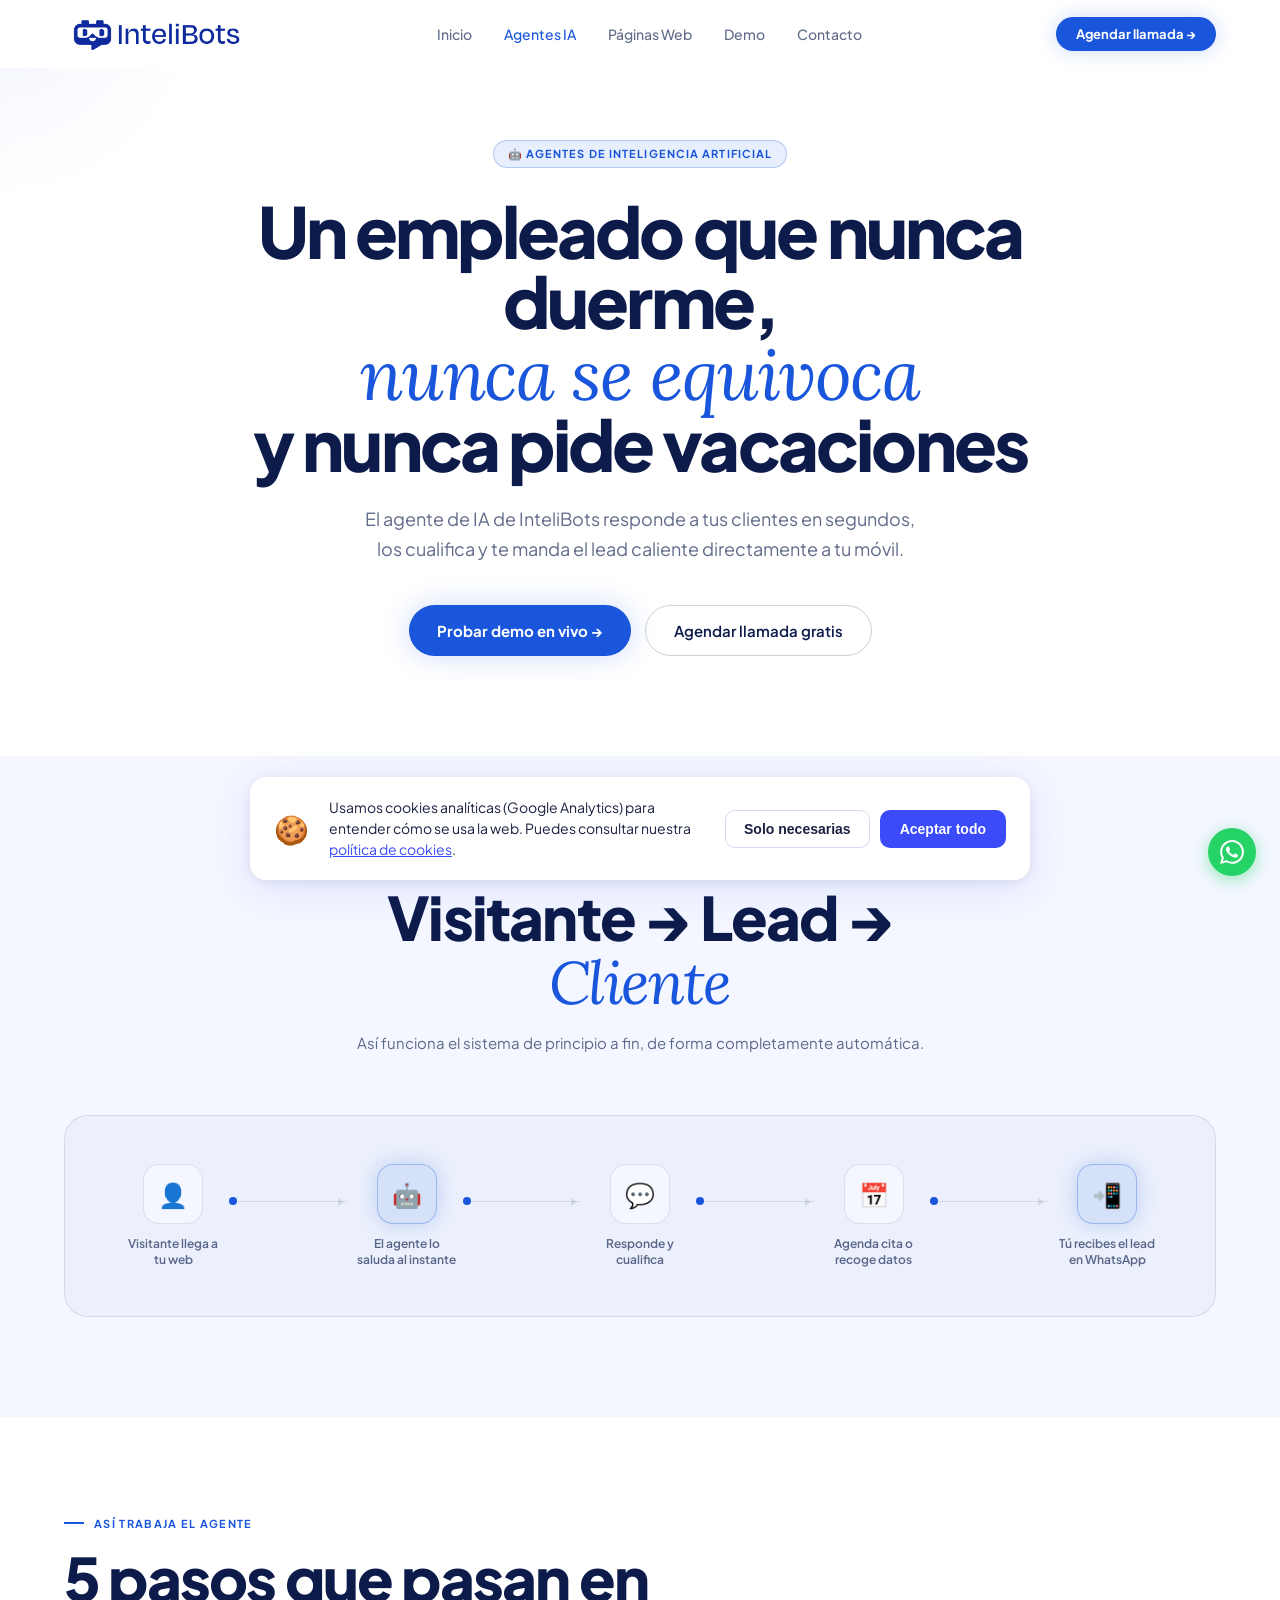
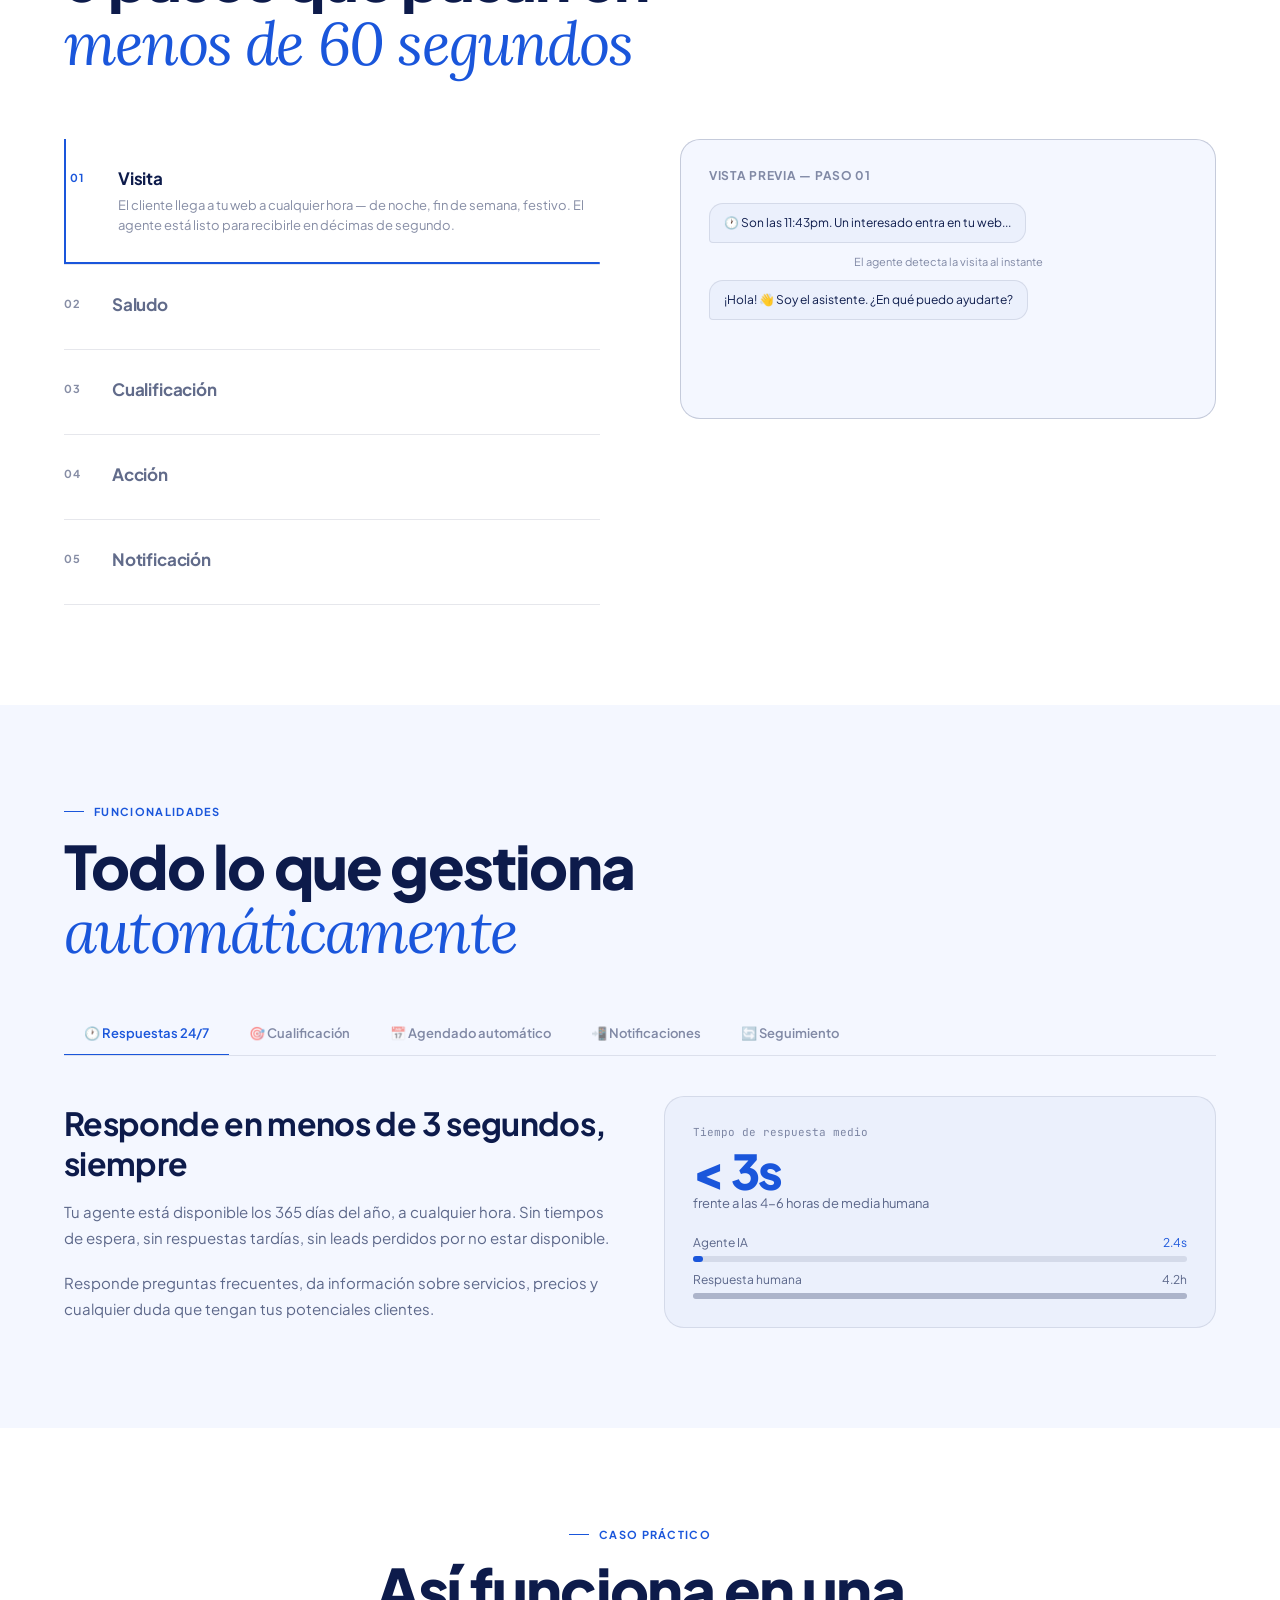
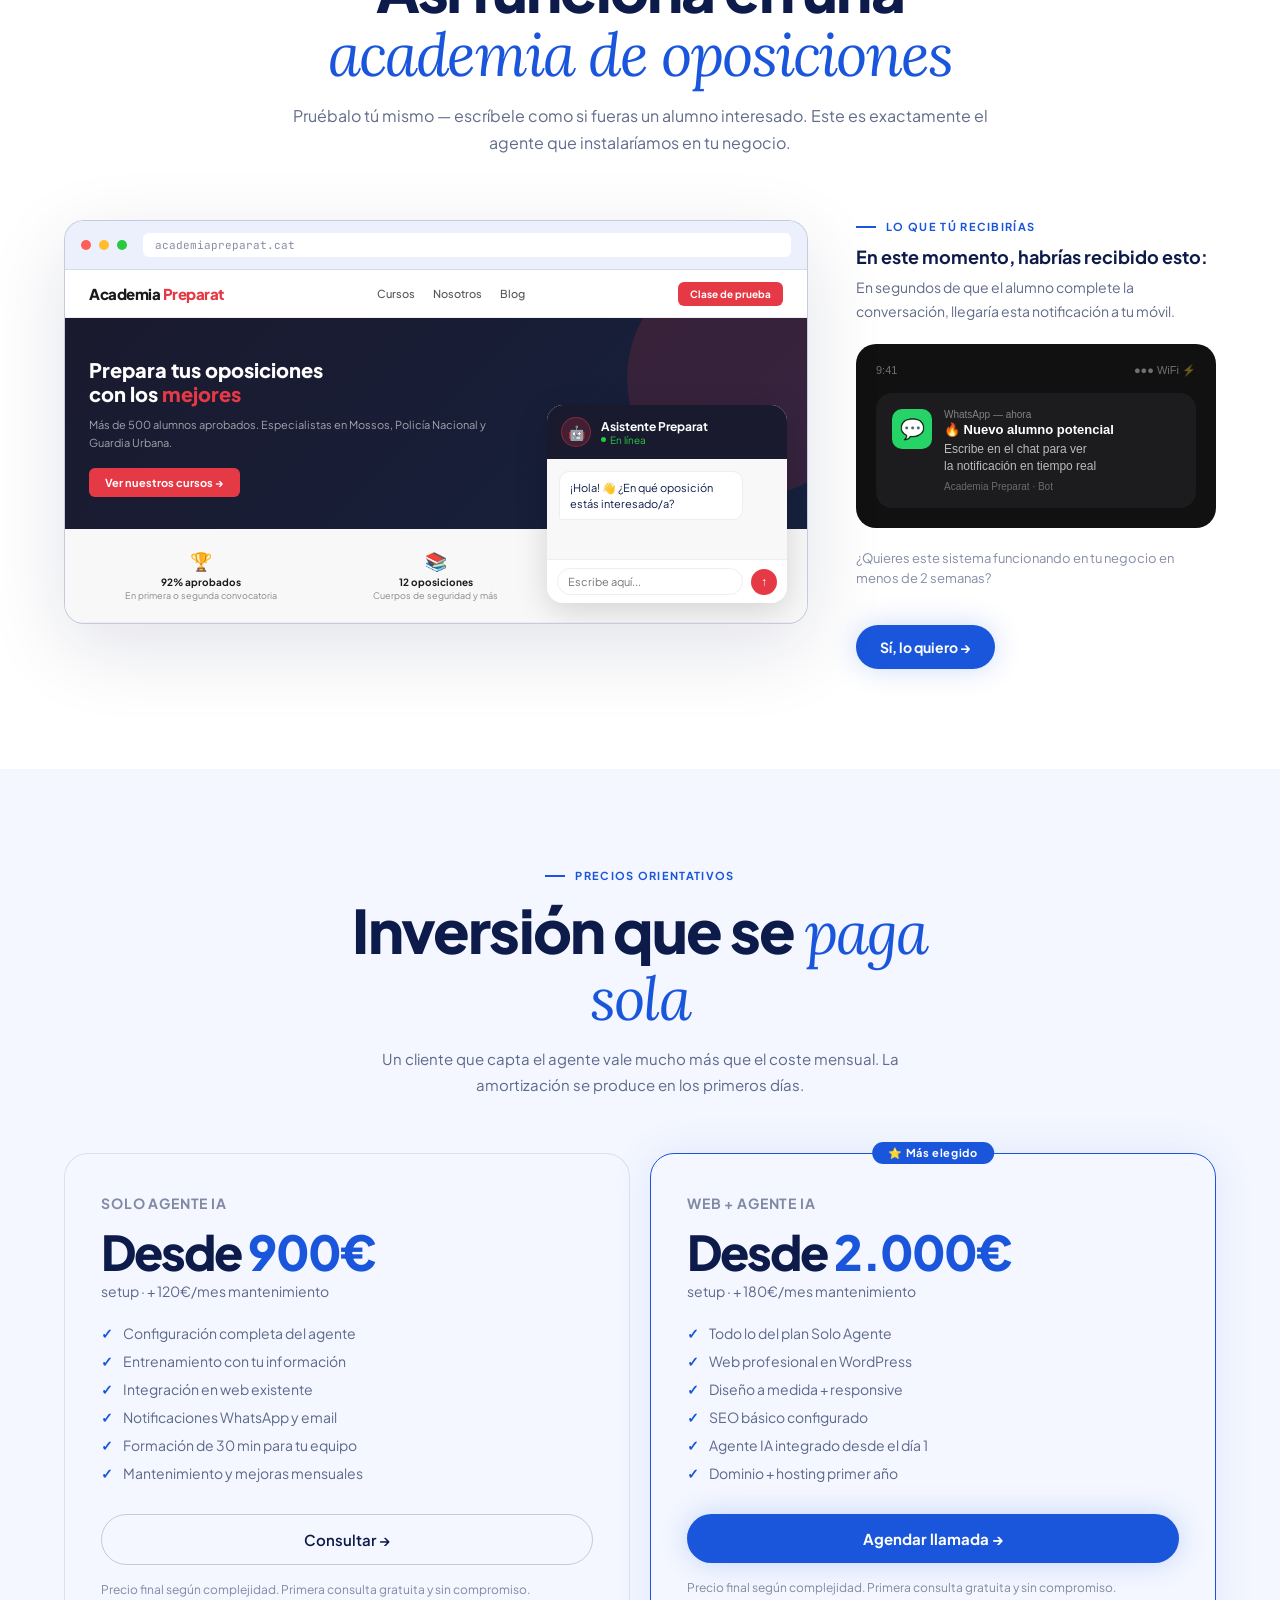
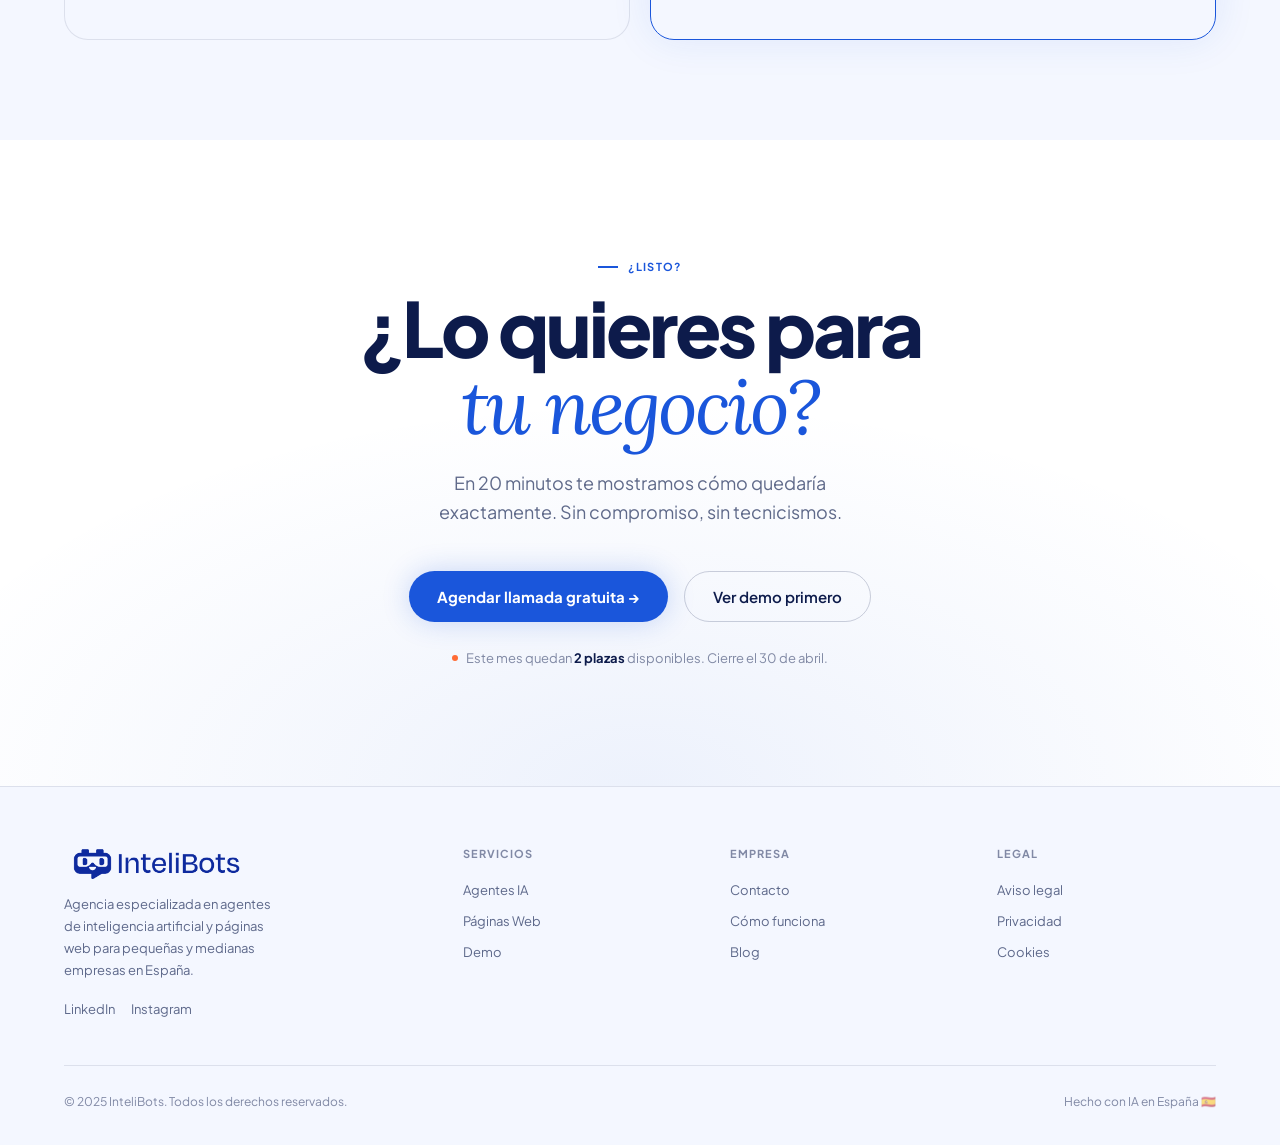
<file: agentes-ia.html>
<!DOCTYPE html>
<html lang="es">
<head>
<meta charset="UTF-8">
<link rel="icon" type="image/png" href="logo-icon.png">
<meta name="viewport" content="width=device-width, initial-scale=1.0">
<meta name="description" content="Agentes IA para tu negocio — InteliBots. Un empleado que nunca duerme, nunca se equivoca y nunca pide vacaciones. Capta leads 24/7 de forma automática.">
<title>Agentes IA — InteliBots</title>
<link rel="preconnect" href="https://fonts.googleapis.com">
<link rel="preconnect" href="https://fonts.gstatic.com" crossorigin>
<link rel="preload" as="style" href="https://fonts.googleapis.com/css2?family=Plus+Jakarta+Sans:ital,wght@0,300;0,400;0,500;0,600;0,700;0,800;1,400&family=Lora:ital,wght@1,400;1,600&family=JetBrains+Mono:wght@400;500&display=swap" onload="this.onload=null;this.rel='stylesheet'">
<noscript><link rel="stylesheet" href="https://fonts.googleapis.com/css2?family=Plus+Jakarta+Sans:ital,wght@0,300;0,400;0,500;0,600;0,700;0,800;1,400&family=Lora:ital,wght@1,400;1,600&family=JetBrains+Mono:wght@400;500&display=swap"></noscript>
<link rel="stylesheet" href="styles.css">
<style>

/* ── HERO (centrado) ── */
.hero {
  padding: 140px 5vw 100px;
  text-align: center;
  position: relative; overflow: hidden;
}
.hero > * { position: relative; z-index: 1; }
.hero-h1 { max-width: 820px; margin: 0 auto 24px; }
.hero-sub { max-width: 560px; margin: 0 auto 40px; }
.hero-actions { justify-content: center; }

/* ── FLOW ── */
.flow-section { background: var(--bg2); overflow: hidden; }
.flow-visual {
  margin-top: 60px; padding: 48px;
  background: var(--bg3); border: 1px solid var(--border); border-radius: 24px;
  display: flex; align-items: center; overflow-x: auto;
  scrollbar-width: none;
}
.flow-visual::-webkit-scrollbar { display: none; }
.flow-node { display: flex; flex-direction: column; align-items: center; gap: 12px; min-width: 120px; }
.flow-icon {
  width: 60px; height: 60px; border-radius: 16px;
  display: flex; align-items: center; justify-content: center; font-size: 24px;
  border: 1px solid var(--border); background: var(--bg2);
}
.flow-icon.active {
  background: var(--accent-dim); border-color: rgba(26,86,219,0.3);
  box-shadow: 0 0 20px var(--accent-glow);
}
.flow-label { font-size: 12px; font-weight: 600; color: var(--text-mid); text-align: center; max-width: 100px; line-height: 1.3; }
.flow-arrow { flex: 1; min-width: 40px; height: 1px; background: var(--border); position: relative; margin-bottom: 28px; }
.flow-arrow::after {
  content: ''; position: absolute; right: -1px; top: -3px;
  border: 4px solid transparent; border-left: 6px solid var(--border);
}
.flow-dot {
  position: absolute; width: 8px; height: 8px; border-radius: 50%;
  background: var(--accent); top: -4px; left: -4px;
  animation: flowDot 3s linear infinite;
}
@keyframes flowDot { from{left:-4px;opacity:0} 10%{opacity:1} 90%{opacity:1} to{left:calc(100% - 4px);opacity:0} }

/* ── INTERACTIVE TIMELINE ── */
.timeline-section { background: var(--bg); }
.timeline-wrap { display: grid; grid-template-columns: 1fr 1fr; gap: 80px; align-items: start; margin-top: 64px; }
.timeline-steps { display: flex; flex-direction: column; }
.timeline-step {
  display: flex; gap: 20px; padding: 28px 0;
  border-bottom: 1px solid var(--border); cursor: pointer;
  transition: padding-left 0.25s; position: relative;
}
.timeline-step:hover { padding-left: 6px; }
.timeline-step.active { padding-left: 6px; }
.timeline-step::before {
  content: ''; position: absolute; left: 0; top: 0; bottom: 0; width: 2px;
  background: var(--accent); transform: scaleY(0); transform-origin: top; transition: transform 0.35s;
}
.timeline-step.active::before { transform: scaleY(1); }
.ts-num { font-size: 11px; font-weight: 700; letter-spacing: 0.08em; color: var(--text-dim); padding-top: 4px; min-width: 28px; transition: color 0.2s; }
.timeline-step.active .ts-num { color: var(--accent); }
.ts-name { font-size: 17px; font-weight: 700; letter-spacing: -0.01em; margin-bottom: 6px; color: var(--text-mid); transition: color 0.2s; }
.timeline-step.active .ts-name { color: var(--text); }
.ts-desc { font-size: 13px; color: var(--text-dim); line-height: 1.6; max-height: 0; overflow: hidden; transition: max-height 0.4s ease, opacity 0.3s; opacity: 0; }
.timeline-step.active .ts-desc { max-height: 120px; opacity: 1; }
.ts-progress { position: absolute; bottom: 0; left: 0; height: 2px; width: 0; background: var(--accent); border-radius: 2px; }

.timeline-preview { position: sticky; top: 100px; }
.preview-card {
  background: var(--bg2); border: 1px solid var(--border2); border-radius: 20px;
  padding: 28px; min-height: 280px;
}
.preview-title { font-size: 12px; font-weight: 700; color: var(--text-dim); letter-spacing: 0.06em; text-transform: uppercase; margin-bottom: 20px; }
.preview-content { display: none; }
.preview-content.active { display: block; animation: fadeUp 0.3s ease; }
@keyframes fadeUp { from{opacity:0;transform:translateY(8px)} to{opacity:1;transform:none} }
.preview-chat { display: flex; flex-direction: column; gap: 8px; }
.pc-bot, .pc-user { padding: 10px 14px; border-radius: 14px; font-size: 12px; line-height: 1.5; max-width: 88%; }
.pc-bot { background: var(--bg3); border: 1px solid var(--border); align-self: flex-start; border-bottom-left-radius: 4px; }
.pc-user { background: var(--accent); color: #fff; align-self: flex-end; border-bottom-right-radius: 4px; }
.preview-hint { font-size: 11px; color: var(--text-dim); text-align: center; padding: 4px 0; }
.preview-notif { background: var(--bg3); border: 1px solid var(--border); border-radius: 16px; padding: 16px; display: flex; gap: 12px; align-items: flex-start; }
.notif-icon { font-size: 24px; flex-shrink: 0; }
.notif-app { font-size: 10px; color: var(--text-dim); margin-bottom: 4px; font-family: var(--mono); }
.notif-title { font-weight: 700; margin-bottom: 4px; color: var(--text); font-size: 13px; }
.notif-text { color: var(--text-mid); font-size: 12px; line-height: 1.5; }

/* ── TABS ── */
.tabs-section { background: var(--bg2); }
.tabs-header {
  display: flex; border-bottom: 1px solid var(--border);
  margin-bottom: 40px; overflow-x: auto; scrollbar-width: none;
}
.tabs-header::-webkit-scrollbar { display: none; }
.tab-btn {
  padding: 14px 20px; font-size: 13px; font-weight: 600;
  color: var(--text-dim); background: none; border: none; cursor: pointer;
  white-space: nowrap; position: relative; transition: color 0.2s;
  font-family: var(--sans);
}
.tab-btn::after { content: ''; position: absolute; bottom: -1px; left: 0; right: 0; height: 2px; background: var(--accent); transform: scaleX(0); transition: transform 0.2s; }
.tab-btn.active { color: var(--accent); }
.tab-btn.active::after { transform: scaleX(1); }
.tab-panel { display: none; animation: fadeUp 0.3s ease; }
.tab-panel.active { display: grid; grid-template-columns: 1fr 1fr; gap: 48px; align-items: center; }
.tab-text h3 { font-size: clamp(22px, 3vw, 32px); font-weight: 700; letter-spacing: -0.02em; margin-bottom: 16px; }
.tab-text p { font-size: 15px; color: var(--text-mid); line-height: 1.7; margin-bottom: 20px; }
.tab-text p:last-child { margin-bottom: 0; }
.tab-visual { background: var(--bg3); border: 1px solid var(--border); border-radius: 20px; padding: 28px; min-height: 200px; display: flex; align-items: center; }

/* ── ACADEMY MOCKUP ── */
.mockup-section { background: var(--bg); overflow: hidden; }
.mockup-wrap { margin-top: 64px; display: grid; grid-template-columns: 1fr 360px; gap: 48px; align-items: start; }
.mockup-browser {
  background: var(--bg2); border: 1px solid var(--border2); border-radius: 20px;
  overflow: hidden; box-shadow: 0 24px 80px rgba(13,27,75,0.12);
  position: relative;
}
.mockup-bar { background: var(--bg3); border-bottom: 1px solid var(--border); padding: 12px 16px; display: flex; align-items: center; gap: 8px; }
.m-dot { width: 10px; height: 10px; border-radius: 50%; }
.m-dot:nth-child(1){background:#FF5F56} .m-dot:nth-child(2){background:#FFBD2E} .m-dot:nth-child(3){background:#27C93F}
.m-url { flex: 1; margin-left: 8px; background: var(--bg); border-radius: 6px; padding: 5px 12px; font-size: 11px; color: var(--text-dim); font-family: var(--mono); }

/* Academy site inside mockup */
.acad-nav { background: #fff; padding: 0 24px; display: flex; align-items: center; justify-content: space-between; height: 48px; border-bottom: 1px solid #eee; }
.acad-logo { font-size: 15px; font-weight: 800; color: #1a1a1a; letter-spacing: -0.5px; }
.acad-logo span { color: #E63946; }
.acad-nav-links { display: flex; gap: 18px; }
.acad-nav-links a { font-size: 11px; font-weight: 500; color: #555; text-decoration: none; }
.acad-cta-sm { background: #E63946; color: white; font-size: 10px; font-weight: 700; padding: 6px 12px; border-radius: 6px; text-decoration: none; }
.acad-hero { background: linear-gradient(135deg, #1a1a2e 0%, #16213e 100%); padding: 40px 24px 32px; color: white; position: relative; overflow: hidden; }
.acad-hero::before { content: ''; position: absolute; right: -60px; top: -60px; width: 240px; height: 240px; border-radius: 50%; background: rgba(230,57,70,0.15); }
.acad-hero-content { position: relative; z-index: 1; max-width: 60%; }
.acad-hero h2 { font-size: 20px; font-weight: 800; line-height: 1.2; margin-bottom: 10px; }
.acad-hero h2 span { color: #E63946; }
.acad-hero p { font-size: 11px; color: rgba(255,255,255,0.6); line-height: 1.6; margin-bottom: 16px; }
.acad-btn { background: #E63946; color: white; font-size: 11px; font-weight: 700; padding: 8px 16px; border-radius: 6px; text-decoration: none; display: inline-block; }
.acad-features { background: #f8f8f8; padding: 20px 24px; display: grid; grid-template-columns: repeat(3,1fr); gap: 12px; border-bottom: 1px solid #eee; }
.acad-feat { text-align: center; }
.acad-feat-icon { font-size: 18px; margin-bottom: 4px; }
.acad-feat-title { font-size: 10px; font-weight: 700; color: #1a1a1a; margin-bottom: 2px; }
.acad-feat-text { font-size: 9px; color: #888; line-height: 1.4; }

/* Chat widget inside mockup */
.chat-widget {
  position: absolute; bottom: 20px; right: 20px; width: 240px;
  background: white; border-radius: 16px;
  box-shadow: 0 8px 32px rgba(0,0,0,0.15); overflow: hidden;
  font-family: var(--sans);
}
.chat-widget-header { background: #1a1a2e; padding: 12px 14px; display: flex; align-items: center; gap: 10px; }
.widget-avatar { width: 30px; height: 30px; border-radius: 50%; background: rgba(230,57,70,0.2); display: flex; align-items: center; justify-content: center; font-size: 14px; border: 1px solid rgba(230,57,70,0.4); }
.widget-name { font-size: 12px; font-weight: 700; color: #fff; }
.widget-status { font-size: 10px; color: #27C93F; display: flex; align-items: center; gap: 4px; }
.widget-status::before { content: ''; width: 5px; height: 5px; border-radius: 50%; background: #27C93F; display: inline-block; }
.widget-messages { padding: 12px; display: flex; flex-direction: column; gap: 7px; min-height: 100px; background: #f8f8f8; }
.w-msg-bot, .w-msg-user { padding: 8px 10px; border-radius: 10px; font-size: 11px; line-height: 1.4; }
.w-msg-bot { background: white; border: 1px solid #eee; align-self: flex-start; border-bottom-left-radius: 3px; max-width: 85%; }
.w-msg-user { background: #E63946; color: white; align-self: flex-end; border-bottom-right-radius: 3px; max-width: 85%; }
.widget-input { display: flex; align-items: center; gap: 8px; padding: 8px 10px; border-top: 1px solid #eee; background: white; }
.widget-input input { flex: 1; border: 1px solid #eee; border-radius: 20px; padding: 6px 10px; font-size: 11px; outline: none; font-family: var(--sans); }
.widget-send { width: 26px; height: 26px; border-radius: 50%; background: #E63946; border: none; cursor: pointer; display: flex; align-items: center; justify-content: center; color: white; font-size: 12px; flex-shrink: 0; }

/* WA notification */
.mockup-side h3 { font-size: 18px; font-weight: 700; margin-bottom: 8px; }
.mockup-side p { font-size: 14px; color: var(--text-mid); line-height: 1.7; margin-bottom: 20px; }
.wa-notif { background: #111; border-radius: 20px; padding: 20px; font-family: -apple-system, BlinkMacSystemFont, 'SF Pro Display', sans-serif; }
.wa-status { display: flex; justify-content: space-between; margin-bottom: 16px; font-size: 11px; color: rgba(255,255,255,0.4); }
.wa-card { background: #1C1C1E; border-radius: 16px; padding: 16px; display: flex; gap: 12px; }
.wa-icon { width: 40px; height: 40px; border-radius: 10px; background: #25D366; display: flex; align-items: center; justify-content: center; font-size: 20px; flex-shrink: 0; }
.wa-app { font-size: 10px; color: rgba(255,255,255,0.45); margin-bottom: 2px; }
.wa-title { font-size: 13px; font-weight: 600; color: white; margin-bottom: 4px; }
.wa-text { font-size: 12px; color: rgba(255,255,255,0.70); line-height: 1.4; }
.wa-time { font-size: 10px; color: rgba(255,255,255,0.35); margin-top: 6px; }

/* ── RESPONSIVE ── */
@media (max-width: 1024px) {
  .timeline-wrap { grid-template-columns: 1fr; }
  .timeline-preview { position: static; }
  .tab-panel.active { grid-template-columns: 1fr; }
  .mockup-wrap { grid-template-columns: 1fr; }
}
@media (max-width: 768px) {
  .flow-visual { padding: 28px 20px; }
  .acad-features { grid-template-columns: 1fr 1fr; }
}
</style>
</head>
<body>

<div class="cursor-glow" id="cursorGlow" aria-hidden="true"></div>

<!-- NAV -->
<nav id="mainNav" role="navigation">
  <a href="index.html" class="nav-logo"><img src="logo.png" alt="InteliBots"></a>
  <ul class="nav-links">
    <li><a href="index.html">Inicio</a></li>
    <li><a href="agentes-ia.html" class="active">Agentes IA</a></li>
    <li><a href="paginas-web.html">Páginas Web</a></li>
    <li><a href="demo.html">Demo</a></li>
    <li><a href="contacto.html">Contacto</a></li>
  </ul>
  <a href="contacto.html" class="nav-cta">Agendar llamada →</a>
  <button class="hamburger" id="hbg" aria-label="Menú" aria-expanded="false"><span></span><span></span><span></span></button>
</nav>
<nav class="mobile-menu" id="mob" aria-hidden="true">
  <a href="index.html" onclick="closeMob()">Inicio</a>
  <a href="agentes-ia.html" onclick="closeMob()">Agentes IA</a>
  <a href="paginas-web.html" onclick="closeMob()">Páginas Web</a>
  <a href="demo.html" onclick="closeMob()">Demo</a>
  <a href="contacto.html" onclick="closeMob()">Contacto</a>
  <a href="contacto.html" class="mob-cta" onclick="closeMob()">Agendar llamada →</a>
</nav>

<!-- HERO -->
<section class="hero">
  <div class="hero-bg"><div class="hero-grid"></div><div class="hero-glow" style="left:50%;top:50%;transform:translate(-50%,-50%)"></div></div>
  <div class="hero-badge">🤖 Agentes de Inteligencia Artificial</div>
  <h1 class="hero-h1">Un empleado que nunca duerme,<br><em>nunca se equivoca</em><br>y nunca pide vacaciones</h1>
  <p class="hero-sub">El agente de IA de InteliBots responde a tus clientes en segundos, los cualifica y te manda el lead caliente directamente a tu móvil.</p>
  <div class="hero-actions">
    <a href="demo.html" class="btn-primary">Probar demo en vivo →</a>
    <a href="contacto.html" class="btn-ghost">Agendar llamada gratis</a>
  </div>
</section>

<!-- FLOW VISUAL -->
<section class="flow-section">
  <div class="reveal" style="text-align:center;max-width:600px;margin:0 auto">
    <div class="s-label" style="justify-content:center">El flujo completo</div>
    <h2 class="s-title">Visitante → Lead → <em>Cliente</em></h2>
    <p style="color:var(--text-mid);font-size:15px;line-height:1.7;margin-top:16px">Así funciona el sistema de principio a fin, de forma completamente automática.</p>
  </div>
  <div class="flow-visual reveal d1">
    <div class="flow-node">
      <div class="flow-icon">👤</div>
      <div class="flow-label">Visitante llega a tu web</div>
    </div>
    <div class="flow-arrow"><div class="flow-dot"></div></div>
    <div class="flow-node">
      <div class="flow-icon active">🤖</div>
      <div class="flow-label">El agente lo saluda al instante</div>
    </div>
    <div class="flow-arrow"><div class="flow-dot" style="animation-delay:0.5s"></div></div>
    <div class="flow-node">
      <div class="flow-icon">💬</div>
      <div class="flow-label">Responde y cualifica</div>
    </div>
    <div class="flow-arrow"><div class="flow-dot" style="animation-delay:1s"></div></div>
    <div class="flow-node">
      <div class="flow-icon">📅</div>
      <div class="flow-label">Agenda cita o recoge datos</div>
    </div>
    <div class="flow-arrow"><div class="flow-dot" style="animation-delay:1.5s"></div></div>
    <div class="flow-node">
      <div class="flow-icon active">📲</div>
      <div class="flow-label">Tú recibes el lead en WhatsApp</div>
    </div>
  </div>
</section>

<!-- INTERACTIVE TIMELINE -->
<section class="timeline-section">
  <div class="reveal">
    <div class="s-label">Así trabaja el agente</div>
    <h2 class="s-title">5 pasos que pasan en<br><em>menos de 60 segundos</em></h2>
  </div>
  <div class="timeline-wrap">
    <div class="timeline-steps">
      <div class="timeline-step active">
        <div class="ts-num">01</div>
        <div><div class="ts-name">Visita</div><div class="ts-desc">El cliente llega a tu web a cualquier hora — de noche, fin de semana, festivo. El agente está listo para recibirle en décimas de segundo.</div></div>
      </div>
      <div class="timeline-step">
        <div class="ts-num">02</div>
        <div><div class="ts-name">Saludo</div><div class="ts-desc">El agente abre la conversación con un mensaje amigable y personalizado. No es un chatbot genérico — conoce tu negocio, tus servicios y tu forma de hablar.</div></div>
      </div>
      <div class="timeline-step">
        <div class="ts-num">03</div>
        <div><div class="ts-name">Cualificación</div><div class="ts-desc">Hace las preguntas clave para entender si es un lead serio. Solo lead caliente llega a ti, con toda la información que necesitas para cerrar la venta.</div></div>
      </div>
      <div class="timeline-step">
        <div class="ts-num">04</div>
        <div><div class="ts-name">Acción</div><div class="ts-desc">El agente puede agendar una cita, enviar información por email o recoger nombre y teléfono para que les llames tú. Totalmente configurable.</div></div>
      </div>
      <div class="timeline-step">
        <div class="ts-num">05</div>
        <div><div class="ts-name">Notificación</div><div class="ts-desc">En menos de 10 segundos recibes un WhatsApp con toda la información: nombre, contacto y resumen de la conversación. Lead caliente en tu bolsillo.</div></div>
      </div>
    </div>
    <div class="timeline-preview reveal d2">
      <div class="preview-card">
        <div class="preview-title" id="previewTitle">Vista previa — Paso 01</div>
        <div class="preview-content active" id="prev-0">
          <div class="preview-chat">
            <div class="pc-bot">🕐 Son las 11:43pm. Un interesado entra en tu web...</div>
            <p class="preview-hint">El agente detecta la visita al instante</p>
            <div class="pc-bot">¡Hola! 👋 Soy el asistente. ¿En qué puedo ayudarte?</div>
          </div>
        </div>
        <div class="preview-content" id="prev-1">
          <div class="preview-chat">
            <div class="pc-bot">¡Hola! 👋 Soy el asistente de Academia Preparat. ¿En qué oposición estás interesado/a?</div>
            <p class="preview-hint" style="margin-top:8px">Mensaje personalizado con el nombre de tu negocio</p>
          </div>
        </div>
        <div class="preview-content" id="prev-2">
          <div class="preview-chat">
            <div class="pc-user">Me interesa Mossos d'Esquadra</div>
            <div class="pc-bot">¡Perfecto! Tenemos programa específico 🎯 ¿Cuándo quieres empezar? ¿Sería tu primera oposición?</div>
            <div class="pc-user">Primera vez, en septiembre</div>
            <div class="pc-bot">¿Tienes el nivel de Batxillerat o equivalente? Solo necesito confirmarlo para orientarte bien.</div>
          </div>
        </div>
        <div class="preview-content" id="prev-3">
          <div class="preview-chat">
            <div class="pc-bot">Entendido 👌 Tenemos clase de prueba gratuita este viernes. ¿Te la agendo?</div>
            <div class="pc-user">Sí, me interesa</div>
            <div class="pc-bot">¡Perfecto! Dame tu nombre y teléfono para confirmártela 📅</div>
          </div>
        </div>
        <div class="preview-content" id="prev-4">
          <div class="preview-notif">
            <div class="notif-icon">📲</div>
            <div>
              <div class="notif-app">WhatsApp · Ahora</div>
              <div class="notif-title">🔥 Nuevo lead — Academia Preparat</div>
              <div class="notif-text">Marta García · 622 XXX XXX<br>Interés: Mossos d'Esquadra<br>Inicio: Septiembre · Primera vez<br>→ Quiere clase de prueba viernes</div>
            </div>
          </div>
        </div>
      </div>
    </div>
  </div>
</section>

<!-- TABS: funcionalidades -->
<section class="tabs-section">
  <div class="reveal">
    <div class="s-label">Funcionalidades</div>
    <h2 class="s-title">Todo lo que gestiona<br><em>automáticamente</em></h2>
  </div>
  <div style="margin-top:48px">
    <div class="tabs-header reveal">
      <button class="tab-btn active">🕐 Respuestas 24/7</button>
      <button class="tab-btn">🎯 Cualificación</button>
      <button class="tab-btn">📅 Agendado automático</button>
      <button class="tab-btn">📲 Notificaciones</button>
      <button class="tab-btn">🔄 Seguimiento</button>
    </div>
    <div class="tab-panel active" id="tab-0">
      <div class="tab-text reveal">
        <h3>Responde en menos de 3 segundos, siempre</h3>
        <p>Tu agente está disponible los 365 días del año, a cualquier hora. Sin tiempos de espera, sin respuestas tardías, sin leads perdidos por no estar disponible.</p>
        <p>Responde preguntas frecuentes, da información sobre servicios, precios y cualquier duda que tengan tus potenciales clientes.</p>
      </div>
      <div class="tab-visual reveal d2">
        <div style="width:100%">
          <div style="font-size:11px;color:var(--text-dim);margin-bottom:8px;font-family:var(--mono)">Tiempo de respuesta medio</div>
          <div style="font-size:48px;font-weight:800;color:var(--accent);letter-spacing:-0.04em;line-height:1">&lt; 3s</div>
          <div style="font-size:13px;color:var(--text-mid);margin-bottom:24px">frente a las 4-6 horas de media humana</div>
          <div style="display:flex;flex-direction:column;gap:10px">
            <div>
              <div style="display:flex;justify-content:space-between;font-size:12px;color:var(--text-mid);margin-bottom:6px"><span>Agente IA</span><span style="color:var(--accent)">2.4s</span></div>
              <div style="height:6px;background:var(--border);border-radius:3px"><div style="width:2%;height:100%;background:var(--accent);border-radius:3px"></div></div>
            </div>
            <div>
              <div style="display:flex;justify-content:space-between;font-size:12px;color:var(--text-mid);margin-bottom:6px"><span>Respuesta humana</span><span>4.2h</span></div>
              <div style="height:6px;background:var(--border);border-radius:3px"><div style="width:100%;height:100%;background:var(--border2);border-radius:3px"></div></div>
            </div>
          </div>
        </div>
      </div>
    </div>
    <div class="tab-panel" id="tab-1">
      <div class="tab-text reveal">
        <h3>Solo llegan leads que realmente quieren comprar</h3>
        <p>El agente hace las preguntas clave para filtrar leads fríos. Cuando recibes una notificación, ya sabes que es alguien interesado de verdad.</p>
        <p>Configuramos las preguntas específicas para tu sector y tipo de negocio.</p>
      </div>
      <div class="tab-visual reveal d2">
        <div style="display:flex;flex-direction:column;gap:10px;width:100%">
          <div style="font-size:11px;color:var(--text-dim);font-family:var(--mono)">Preguntas de cualificación</div>
          <div style="background:var(--bg2);border:1px solid var(--border);border-radius:10px;padding:10px 14px;font-size:12px;color:var(--text-mid)">¿Qué servicio te interesa? 📚</div>
          <div style="background:var(--bg2);border:1px solid var(--border);border-radius:10px;padding:10px 14px;font-size:12px;color:var(--text-mid)">¿Cuándo quieres empezar? 📅</div>
          <div style="background:var(--bg2);border:1px solid var(--border);border-radius:10px;padding:10px 14px;font-size:12px;color:var(--text-mid)">¿Es para uso personal o empresarial? 🎯</div>
          <div style="background:var(--accent-dim);border:1px solid rgba(26,86,219,0.25);border-radius:10px;padding:10px 14px;font-size:12px;color:var(--accent)">✓ Lead cualificado — enviado a WhatsApp</div>
        </div>
      </div>
    </div>
    <div class="tab-panel" id="tab-2">
      <div class="tab-text reveal">
        <h3>Citas agendadas sin que muevas un dedo</h3>
        <p>El agente puede conectarse con tu calendario y agendar citas directamente. El cliente elige horario, recibe confirmación y tú lo ves en tu agenda.</p>
        <p>Compatible con Calendly, Google Calendar y cualquier sistema de reservas que ya uses.</p>
      </div>
      <div class="tab-visual reveal d2">
        <div style="background:var(--bg2);border:1px solid var(--border);border-radius:14px;padding:20px;width:100%">
          <div style="font-size:11px;color:var(--accent);font-weight:700;margin-bottom:12px;font-family:var(--mono)">📅 NUEVA CITA AGENDADA</div>
          <div style="font-size:14px;font-weight:700;margin-bottom:4px">Llamada de consulta gratuita</div>
          <div style="font-size:12px;color:var(--text-mid)">Viernes 2 mayo · 17:00h</div>
          <div style="font-size:12px;color:var(--text-mid)">Marta García · 622 XXX XXX</div>
          <div style="margin-top:12px;padding-top:12px;border-top:1px solid var(--border);font-size:11px;color:var(--text-dim)">Confirmación enviada por WhatsApp y email ✓</div>
        </div>
      </div>
    </div>
    <div class="tab-panel" id="tab-3">
      <div class="tab-text reveal">
        <h3>Lead caliente en tu móvil en menos de 10 segundos</h3>
        <p>En el momento en que el agente termina de cualificar a un interesado, recibes un WhatsApp con toda la información que necesitas para cerrar la venta.</p>
        <p>También recibes alertas por email. Siempre sabes cuándo hay una oportunidad.</p>
      </div>
      <div class="tab-visual reveal d2">
        <div style="background:#111;border-radius:16px;padding:16px;width:100%">
          <div style="display:flex;gap:10px">
            <div style="width:36px;height:36px;border-radius:8px;background:#25D366;display:flex;align-items:center;justify-content:center;font-size:18px;flex-shrink:0">💬</div>
            <div>
              <div style="font-size:10px;color:rgba(255,255,255,0.4);margin-bottom:2px">WhatsApp · ahora</div>
              <div style="font-size:13px;font-weight:600;color:white;margin-bottom:4px">🔥 Lead nuevo — InteliBots</div>
              <div style="font-size:11px;color:rgba(255,255,255,0.6);line-height:1.5">Marc Puig · 643 XXX XXX<br>Web + Agente IA · Inmediato<br>→ Pide presupuesto</div>
            </div>
          </div>
        </div>
      </div>
    </div>
    <div class="tab-panel" id="tab-4">
      <div class="tab-text reveal">
        <h3>Recupera leads que no respondieron</h3>
        <p>Si un interesado empieza la conversación pero no la termina, el agente puede hacer un seguimiento automático 24h o 48h después para reactivar el interés.</p>
        <p>El 30% de los leads que no responden inicialmente acaban convirtiendo con un buen seguimiento.</p>
      </div>
      <div class="tab-visual reveal d2">
        <div style="display:flex;flex-direction:column;gap:8px;width:100%">
          <div style="font-size:11px;color:var(--text-dim);font-family:var(--mono)">Secuencia de seguimiento</div>
          <div style="display:flex;gap:12px;align-items:center">
            <div style="width:32px;height:32px;border-radius:50%;background:var(--accent-dim);border:1px solid rgba(26,86,219,0.25);display:flex;align-items:center;justify-content:center;font-size:12px;flex-shrink:0;color:var(--accent);font-weight:700">D0</div>
            <div style="font-size:12px;color:var(--text-mid)">Lead entra — conversación iniciada</div>
          </div>
          <div style="width:1px;height:16px;background:var(--border);margin-left:16px"></div>
          <div style="display:flex;gap:12px;align-items:center">
            <div style="width:32px;height:32px;border-radius:50%;background:var(--bg3);border:1px solid var(--border);display:flex;align-items:center;justify-content:center;font-size:11px;flex-shrink:0;color:var(--text-dim);font-weight:700">D1</div>
            <div style="font-size:12px;color:var(--text-mid)">"Hola, ¿pudiste revisar la información? ¿Te quedó alguna duda?"</div>
          </div>
          <div style="width:1px;height:16px;background:var(--border);margin-left:16px"></div>
          <div style="display:flex;gap:12px;align-items:center">
            <div style="width:32px;height:32px;border-radius:50%;background:var(--bg3);border:1px solid var(--border);display:flex;align-items:center;justify-content:center;font-size:11px;flex-shrink:0;color:var(--text-dim);font-weight:700">D3</div>
            <div style="font-size:12px;color:var(--text-mid)">"Última plaza disponible. ¿Te reservamos?"</div>
          </div>
        </div>
      </div>
    </div>
  </div>
</section>

<!-- ACADEMY MOCKUP -->
<section class="mockup-section">
  <div class="reveal" style="text-align:center;max-width:700px;margin:0 auto">
    <div class="s-label" style="justify-content:center">Caso práctico</div>
    <h2 class="s-title">Así funciona en una<br><em>academia de oposiciones</em></h2>
    <p style="color:var(--text-mid);font-size:16px;line-height:1.7;margin-top:16px">Pruébalo tú mismo — escríbele como si fueras un alumno interesado. Este es exactamente el agente que instalaríamos en tu negocio.</p>
  </div>
  <div class="mockup-wrap">
    <div class="mockup-browser reveal d1">
      <div class="mockup-bar">
        <div class="m-dot"></div><div class="m-dot"></div><div class="m-dot"></div>
        <div class="m-url">academiapreparat.cat</div>
      </div>
      <div style="position:relative">
        <div class="acad-nav">
          <div class="acad-logo">Academia <span>Preparat</span></div>
          <div class="acad-nav-links"><a href="#">Cursos</a><a href="#">Nosotros</a><a href="#">Blog</a></div>
          <a href="#" class="acad-cta-sm">Clase de prueba</a>
        </div>
        <div class="acad-hero">
          <div class="acad-hero-content">
            <h2>Prepara tus oposiciones<br>con los <span>mejores</span></h2>
            <p>Más de 500 alumnos aprobados. Especialistas en Mossos, Policía Nacional y Guardia Urbana.</p>
            <a href="#" class="acad-btn">Ver nuestros cursos →</a>
          </div>
        </div>
        <div class="acad-features">
          <div class="acad-feat"><div class="acad-feat-icon">🏆</div><div class="acad-feat-title">92% aprobados</div><div class="acad-feat-text">En primera o segunda convocatoria</div></div>
          <div class="acad-feat"><div class="acad-feat-icon">📚</div><div class="acad-feat-title">12 oposiciones</div><div class="acad-feat-text">Cuerpos de seguridad y más</div></div>
          <div class="acad-feat"><div class="acad-feat-icon">📍</div><div class="acad-feat-title">Barcelona centro</div><div class="acad-feat-text">También online y semipresencial</div></div>
        </div>
        <div class="chat-widget" id="academyChat">
          <div class="chat-widget-header">
            <div class="widget-avatar">🤖</div>
            <div><div class="widget-name">Asistente Preparat</div><div class="widget-status">En línea</div></div>
          </div>
          <div class="widget-messages" id="widgetMsgs">
            <div class="w-msg-bot">¡Hola! 👋 ¿En qué oposición estás interesado/a?</div>
          </div>
          <div class="widget-input">
            <input type="text" id="widgetInput" placeholder="Escribe aquí...">
            <button class="widget-send" onclick="sendWidget()">↑</button>
          </div>
        </div>
      </div>
    </div>
    <div class="mockup-side reveal d2">
      <div class="s-label" style="margin-bottom:12px">Lo que tú recibirías</div>
      <h3>En este momento, habrías recibido esto:</h3>
      <p style="margin-top:8px">En segundos de que el alumno complete la conversación, llegaría esta notificación a tu móvil.</p>
      <div class="wa-notif">
        <div class="wa-status"><span>9:41</span><span>●●● WiFi ⚡</span></div>
        <div class="wa-card">
          <div class="wa-icon">💬</div>
          <div>
            <div class="wa-app">WhatsApp — ahora</div>
            <div class="wa-title">🔥 Nuevo alumno potencial</div>
            <div class="wa-text" id="waText">Escribe en el chat para ver<br>la notificación en tiempo real</div>
            <div class="wa-time">Academia Preparat · Bot</div>
          </div>
        </div>
      </div>
      <p style="margin-top:20px;font-size:13px;color:var(--text-dim);line-height:1.6">¿Quieres este sistema funcionando en tu negocio en menos de 2 semanas?</p>
      <a href="contacto.html" class="btn-primary" style="margin-top:16px;font-size:14px;padding:13px 24px">Sí, lo quiero →</a>
    </div>
  </div>
</section>

<!-- PRICING -->
<section style="background:var(--bg2);padding:100px 5vw">
  <div class="reveal" style="text-align:center;max-width:600px;margin:0 auto">
    <div class="s-label" style="justify-content:center">Precios orientativos</div>
    <h2 class="s-title">Inversión que se <em>paga sola</em></h2>
    <p style="color:var(--text-mid);font-size:15px;line-height:1.7;margin-top:16px">Un cliente que capta el agente vale mucho más que el coste mensual. La amortización se produce en los primeros días.</p>
  </div>
  <div class="pricing-grid">
    <div class="price-card reveal d1">
      <div class="price-name">Solo Agente IA</div>
      <div class="price-num">Desde <span>900€</span></div>
      <div class="price-period">setup · + 120€/mes mantenimiento</div>
      <div class="price-feats">
        <div class="price-feat">Configuración completa del agente</div>
        <div class="price-feat">Entrenamiento con tu información</div>
        <div class="price-feat">Integración en web existente</div>
        <div class="price-feat">Notificaciones WhatsApp y email</div>
        <div class="price-feat">Formación de 30 min para tu equipo</div>
        <div class="price-feat">Mantenimiento y mejoras mensuales</div>
      </div>
      <a href="contacto.html" class="btn-ghost" style="width:100%;justify-content:center">Consultar →</a>
      <p class="price-note">Precio final según complejidad. Primera consulta gratuita y sin compromiso.</p>
    </div>
    <div class="price-card featured reveal d2">
      <div class="price-badge">⭐ Más elegido</div>
      <div class="price-name">Web + Agente IA</div>
      <div class="price-num">Desde <span>2.000€</span></div>
      <div class="price-period">setup · + 180€/mes mantenimiento</div>
      <div class="price-feats">
        <div class="price-feat">Todo lo del plan Solo Agente</div>
        <div class="price-feat">Web profesional en WordPress</div>
        <div class="price-feat">Diseño a medida + responsive</div>
        <div class="price-feat">SEO básico configurado</div>
        <div class="price-feat">Agente IA integrado desde el día 1</div>
        <div class="price-feat">Dominio + hosting primer año</div>
      </div>
      <a href="contacto.html" class="btn-primary" style="width:100%;justify-content:center">Agendar llamada →</a>
      <p class="price-note">Precio final según complejidad. Primera consulta gratuita y sin compromiso.</p>
    </div>
  </div>
</section>

<!-- CTA -->
<section class="cta-section">
  <div class="reveal">
    <div class="s-label" style="justify-content:center">¿Listo?</div>
    <h2 class="cta-title">¿Lo quieres para<br><em>tu negocio?</em></h2>
    <p class="cta-sub">En 20 minutos te mostramos cómo quedaría exactamente. Sin compromiso, sin tecnicismos.</p>
    <div class="cta-actions">
      <a href="contacto.html" class="btn-primary">Agendar llamada gratuita →</a>
      <a href="demo.html" class="btn-ghost">Ver demo primero</a>
    </div>
    <div class="urgency">
      <div class="urgency-dot"></div>
      <span>Este mes quedan <strong style="color:var(--text)">2 plazas</strong> disponibles. Cierre el 30 de abril.</span>
    </div>
  </div>
</section>

<!-- FOOTER -->
<footer>
  <div class="footer-grid">
    <div class="footer-brand">
      <a href="index.html" class="nav-logo"><img src="logo.png" alt="InteliBots"></a>
      <p>Agencia especializada en agentes de inteligencia artificial y páginas web para pequeñas y medianas empresas en España.</p>
      <div class="footer-social">
        <a href="https://www.linkedin.com/company/intelibots/" target="_blank" rel="noopener">LinkedIn</a>
        <a href="#">Instagram</a>
      </div>
    </div>
    <div class="footer-col"><h4>Servicios</h4><ul><li><a href="agentes-ia.html">Agentes IA</a></li><li><a href="paginas-web.html">Páginas Web</a></li><li><a href="demo.html">Demo</a></li></ul></div>
    <div class="footer-col"><h4>Empresa</h4><ul><li><a href="contacto.html">Contacto</a></li><li><a href="https://intelibots.es/como-funciona/">Cómo funciona</a></li><li><a href="#">Blog</a></li></ul></div>
    <div class="footer-col"><h4>Legal</h4><ul><li><a href="aviso-legal.html">Aviso legal</a></li><li><a href="privacidad.html">Privacidad</a></li><li><a href="cookies.html">Cookies</a></li></ul></div>
  </div>
  <div class="footer-bottom">
    <span>© 2025 InteliBots. Todos los derechos reservados.</span>
    <span>Hecho con IA en España 🇪🇸</span>
  </div>
</footer>

<script src="main.js" defer></script>
<script src="cookie-consent.js"></script>
</body>
</html>
</file>
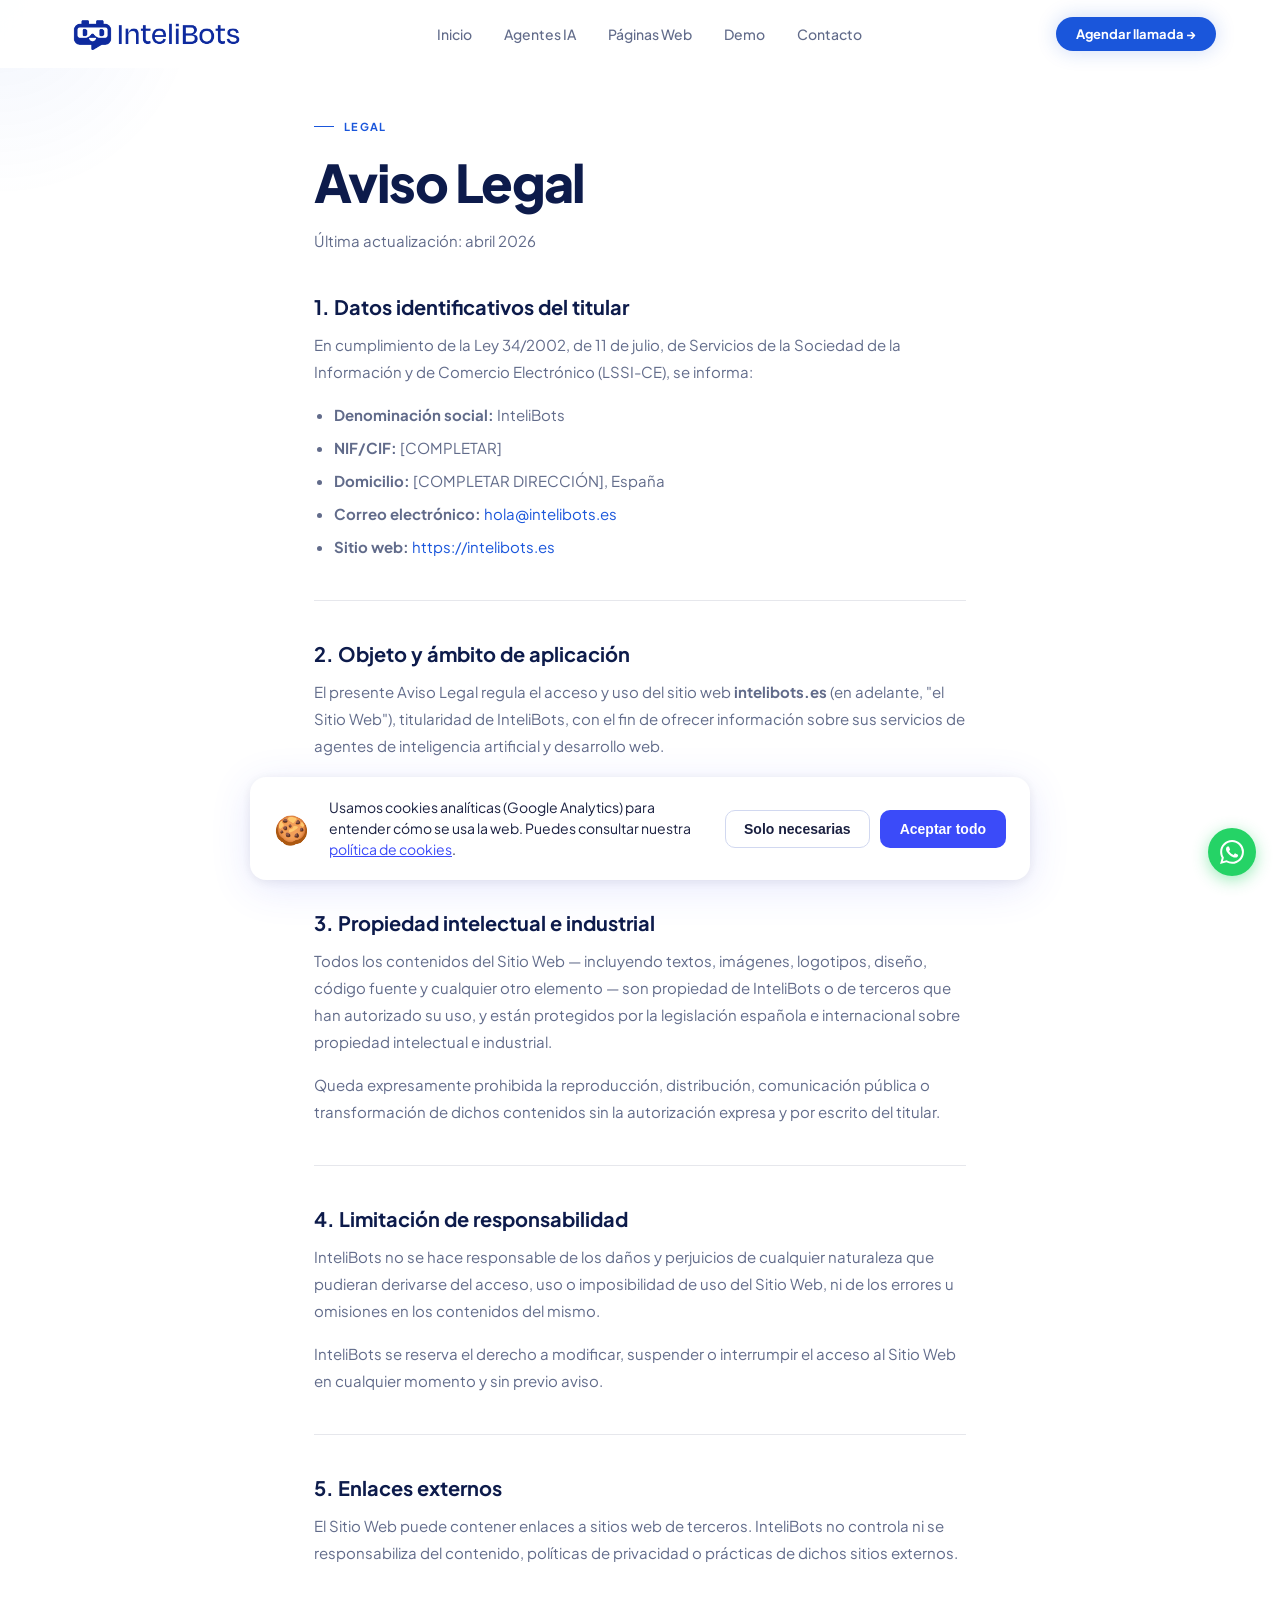
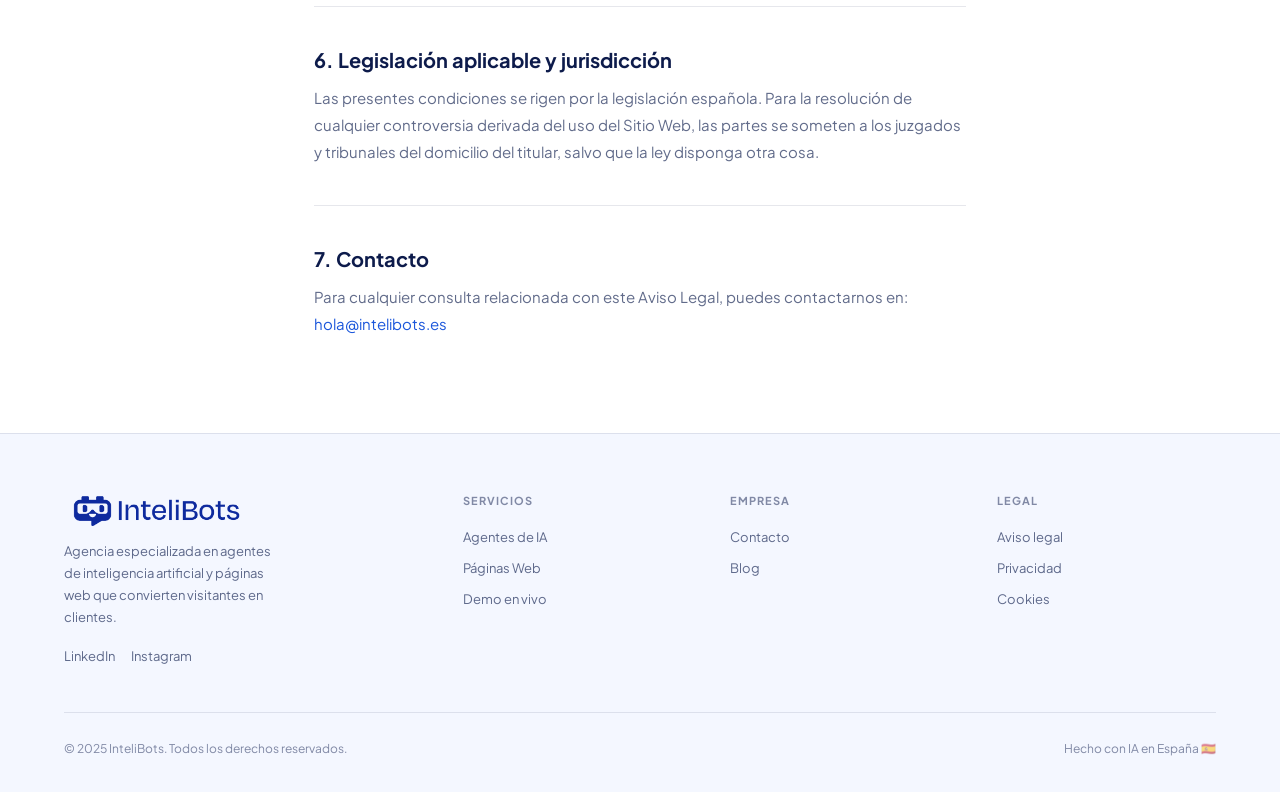
<file: aviso-legal.html>
<!DOCTYPE html>
<html lang="es">
<head>
<meta charset="UTF-8">
<link rel="icon" type="image/png" href="logo-icon.png">
<meta name="viewport" content="width=device-width, initial-scale=1.0">
<meta name="description" content="Aviso Legal de InteliBots — Información legal sobre el titular del sitio web.">
<meta name="robots" content="noindex, nofollow">
<title>Aviso Legal — InteliBots</title>
<link rel="preconnect" href="https://fonts.googleapis.com">
<link rel="preconnect" href="https://fonts.gstatic.com" crossorigin>
<link rel="preload" as="style" href="https://fonts.googleapis.com/css2?family=Plus+Jakarta+Sans:ital,wght@0,400;0,500;0,600;0,700;0,800;1,400&family=Lora:ital,wght@1,400;1,600&display=swap" onload="this.onload=null;this.rel='stylesheet'">
<noscript><link rel="stylesheet" href="https://fonts.googleapis.com/css2?family=Plus+Jakarta+Sans:ital,wght@0,400;0,500;0,600;0,700;0,800;1,400&family=Lora:ital,wght@1,400;1,600&display=swap"></noscript>
<link rel="stylesheet" href="styles.css">
<!-- Google tag (gtag.js) -->
<script async src="https://www.googletagmanager.com/gtag/js?id=G-9PSBD4QX30"></script>
<script>
  window.dataLayer = window.dataLayer || [];
  function gtag(){dataLayer.push(arguments);}
  gtag('js', new Date());
  gtag('config', 'G-9PSBD4QX30');
</script>
<style>
.legal-page { max-width: 780px; margin: 0 auto; padding: 120px 5vw 80px; }
.legal-page h1 { font-size: clamp(32px, 5vw, 52px); font-weight: 800; letter-spacing: -0.03em; margin-bottom: 12px; }
.legal-date { font-size: 13px; color: var(--text-dim); margin-bottom: 56px; }
.legal-page h2 { font-size: 20px; font-weight: 700; margin: 40px 0 12px; color: var(--text); }
.legal-page p { font-size: 15px; color: var(--text-mid); line-height: 1.8; margin-bottom: 16px; }
.legal-page ul { padding-left: 20px; margin-bottom: 16px; }
.legal-page ul li { font-size: 15px; color: var(--text-mid); line-height: 1.8; margin-bottom: 6px; }
.legal-page a { color: var(--accent); text-decoration: none; }
.legal-page a:hover { text-decoration: underline; }
.legal-divider { height: 1px; background: var(--border); margin: 40px 0; }
</style>
</head>
<body>

<div class="cursor-glow" id="cursorGlow" aria-hidden="true"></div>

<nav id="mainNav">
  <a href="index.html" class="nav-logo"><img src="logo.png" alt="InteliBots" width="130" height="32" loading="eager"></a>
  <ul class="nav-links">
    <li><a href="index.html">Inicio</a></li>
    <li><a href="agentes-ia.html">Agentes IA</a></li>
    <li><a href="paginas-web.html">Páginas Web</a></li>
    <li><a href="demo.html">Demo</a></li>
    <li><a href="contacto.html">Contacto</a></li>
  </ul>
  <a href="contacto.html" class="nav-cta">Agendar llamada →</a>
  <button class="hamburger" id="hbg" aria-label="Menú" aria-expanded="false"><span></span><span></span><span></span></button>
</nav>

<nav class="mobile-menu" id="mob" aria-hidden="true">
  <a href="index.html" onclick="closeMob()">Inicio</a>
  <a href="agentes-ia.html" onclick="closeMob()">Agentes IA</a>
  <a href="paginas-web.html" onclick="closeMob()">Páginas Web</a>
  <a href="demo.html" onclick="closeMob()">Demo</a>
  <a href="contacto.html" onclick="closeMob()">Contacto</a>
  <a href="contacto.html" class="mob-cta" onclick="closeMob()">Agendar llamada →</a>
</nav>

<main class="legal-page">
  <div class="s-label">Legal</div>
  <h1>Aviso Legal</h1>
  <p class="legal-date">Última actualización: abril 2026</p>

  <h2>1. Datos identificativos del titular</h2>
  <p>En cumplimiento de la Ley 34/2002, de 11 de julio, de Servicios de la Sociedad de la Información y de Comercio Electrónico (LSSI-CE), se informa:</p>
  <ul>
    <li><strong>Denominación social:</strong> InteliBots</li>
    <li><strong>NIF/CIF:</strong> [COMPLETAR]</li>
    <li><strong>Domicilio:</strong> [COMPLETAR DIRECCIÓN], España</li>
    <li><strong>Correo electrónico:</strong> <a href="mailto:hola@intelibots.es">hola@intelibots.es</a></li>
    <li><strong>Sitio web:</strong> <a href="https://intelibots.es">https://intelibots.es</a></li>
  </ul>

  <div class="legal-divider"></div>

  <h2>2. Objeto y ámbito de aplicación</h2>
  <p>El presente Aviso Legal regula el acceso y uso del sitio web <strong>intelibots.es</strong> (en adelante, "el Sitio Web"), titularidad de InteliBots, con el fin de ofrecer información sobre sus servicios de agentes de inteligencia artificial y desarrollo web.</p>
  <p>El acceso y uso del Sitio Web implica la aceptación plena y sin reservas de las presentes condiciones legales.</p>

  <div class="legal-divider"></div>

  <h2>3. Propiedad intelectual e industrial</h2>
  <p>Todos los contenidos del Sitio Web — incluyendo textos, imágenes, logotipos, diseño, código fuente y cualquier otro elemento — son propiedad de InteliBots o de terceros que han autorizado su uso, y están protegidos por la legislación española e internacional sobre propiedad intelectual e industrial.</p>
  <p>Queda expresamente prohibida la reproducción, distribución, comunicación pública o transformación de dichos contenidos sin la autorización expresa y por escrito del titular.</p>

  <div class="legal-divider"></div>

  <h2>4. Limitación de responsabilidad</h2>
  <p>InteliBots no se hace responsable de los daños y perjuicios de cualquier naturaleza que pudieran derivarse del acceso, uso o imposibilidad de uso del Sitio Web, ni de los errores u omisiones en los contenidos del mismo.</p>
  <p>InteliBots se reserva el derecho a modificar, suspender o interrumpir el acceso al Sitio Web en cualquier momento y sin previo aviso.</p>

  <div class="legal-divider"></div>

  <h2>5. Enlaces externos</h2>
  <p>El Sitio Web puede contener enlaces a sitios web de terceros. InteliBots no controla ni se responsabiliza del contenido, políticas de privacidad o prácticas de dichos sitios externos.</p>

  <div class="legal-divider"></div>

  <h2>6. Legislación aplicable y jurisdicción</h2>
  <p>Las presentes condiciones se rigen por la legislación española. Para la resolución de cualquier controversia derivada del uso del Sitio Web, las partes se someten a los juzgados y tribunales del domicilio del titular, salvo que la ley disponga otra cosa.</p>

  <div class="legal-divider"></div>

  <h2>7. Contacto</h2>
  <p>Para cualquier consulta relacionada con este Aviso Legal, puedes contactarnos en: <a href="mailto:hola@intelibots.es">hola@intelibots.es</a></p>
</main>

<footer role="contentinfo">
  <div class="footer-grid">
    <div class="footer-brand">
      <a href="index.html" class="nav-logo"><img src="logo.png" alt="InteliBots" width="130" height="32"></a>
      <p>Agencia especializada en agentes de inteligencia artificial y páginas web que convierten visitantes en clientes.</p>
      <div class="footer-social">
        <a href="https://www.linkedin.com/company/intelibots/" target="_blank" rel="noopener noreferrer">LinkedIn</a>
        <a href="#">Instagram</a>
      </div>
    </div>
    <div class="footer-col"><h4>Servicios</h4><ul><li><a href="agentes-ia.html">Agentes de IA</a></li><li><a href="paginas-web.html">Páginas Web</a></li><li><a href="demo.html">Demo en vivo</a></li></ul></div>
    <div class="footer-col"><h4>Empresa</h4><ul><li><a href="contacto.html">Contacto</a></li><li><a href="#">Blog</a></li></ul></div>
    <div class="footer-col"><h4>Legal</h4><ul><li><a href="aviso-legal.html">Aviso legal</a></li><li><a href="privacidad.html">Privacidad</a></li><li><a href="cookies.html">Cookies</a></li></ul></div>
  </div>
  <div class="footer-bottom">
    <span>© 2025 InteliBots. Todos los derechos reservados.</span>
    <span>Hecho con IA en España 🇪🇸</span>
  </div>
</footer>

<script src="main.js" defer></script>
<script src="cookie-consent.js"></script>
</body>
</html>
</file>
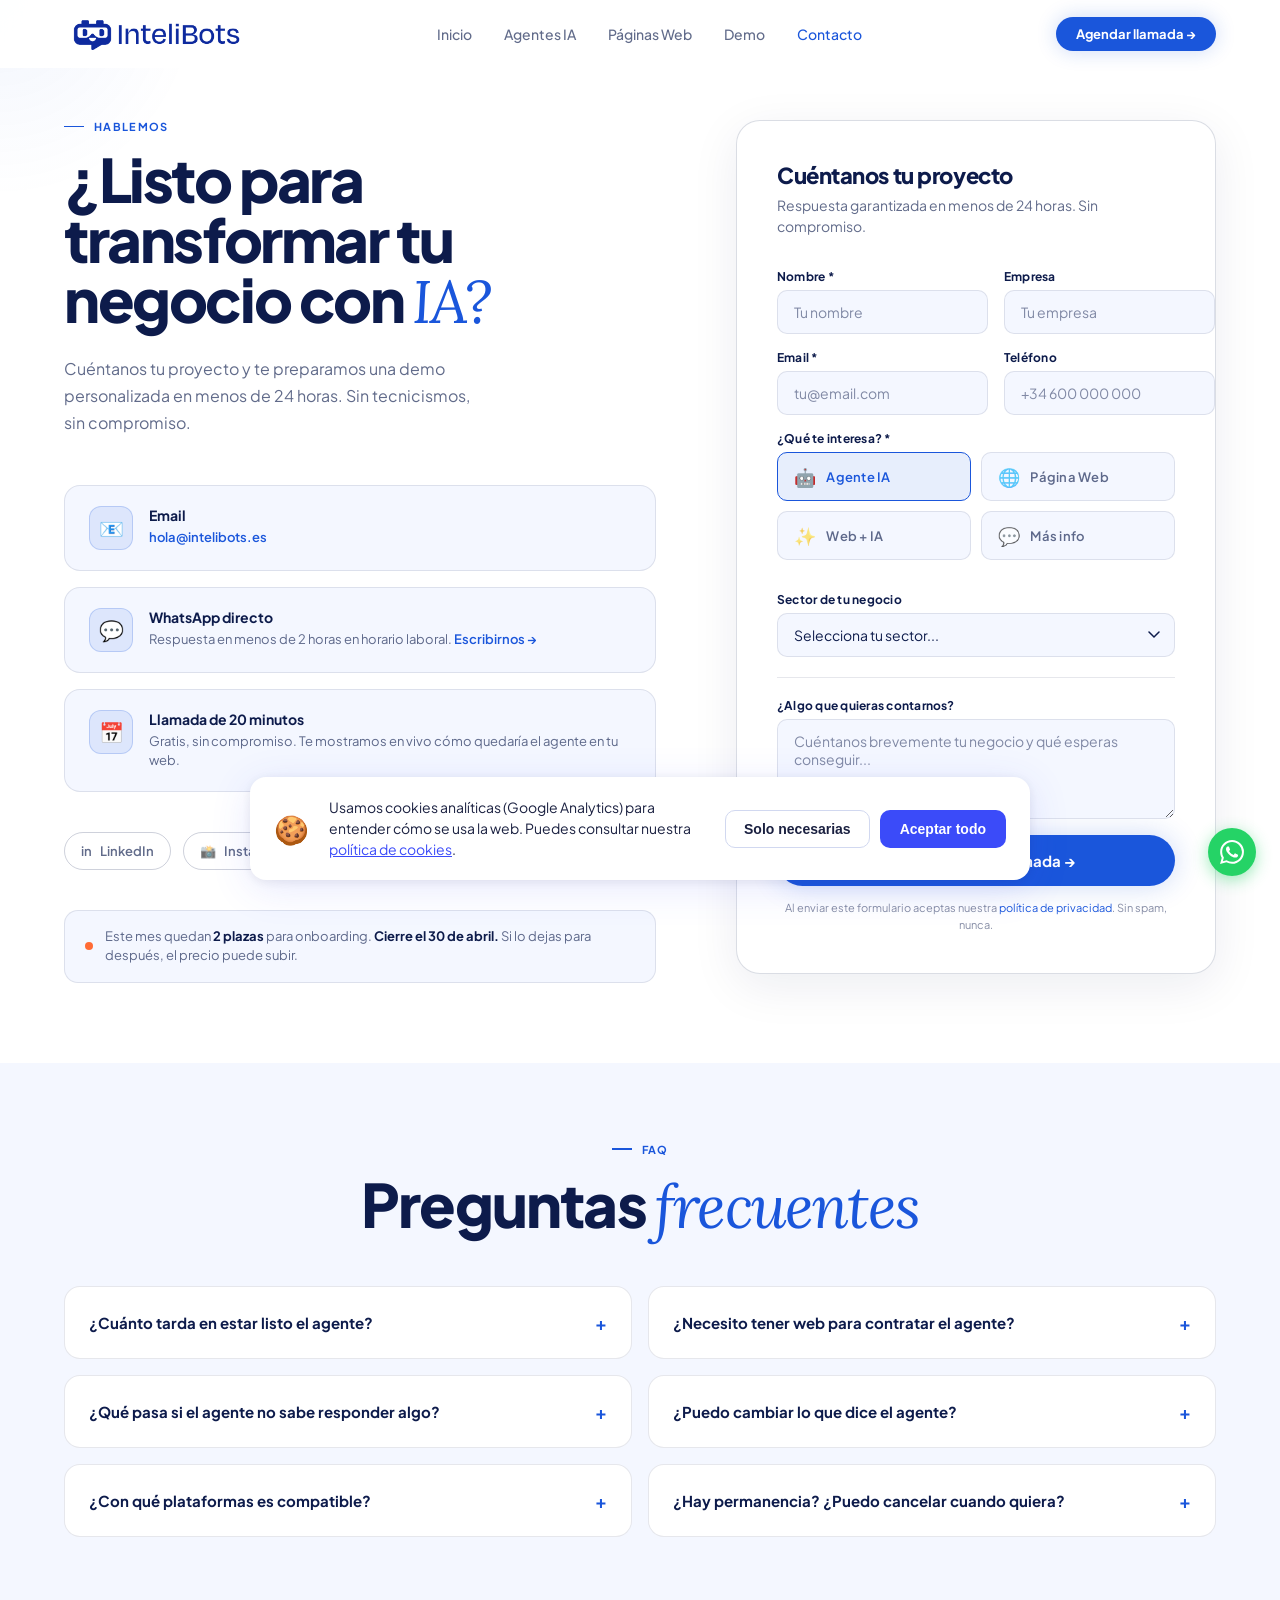
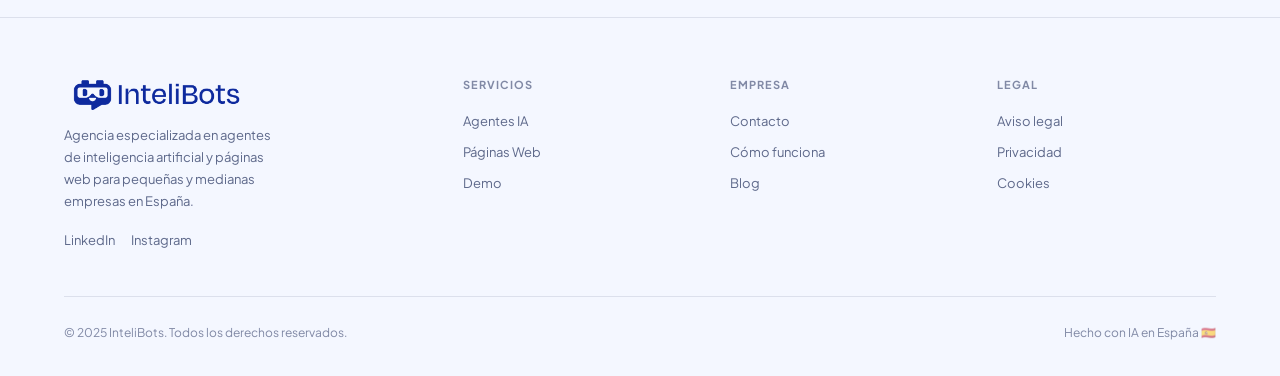
<file: contacto.html>
<!DOCTYPE html>
<html lang="es">
<head>
<meta charset="UTF-8">
<link rel="icon" type="image/png" href="logo-icon.png">
<meta name="viewport" content="width=device-width, initial-scale=1.0">
<meta name="description" content="Contacta con InteliBots — Agenda una llamada gratuita de 20 minutos y te mostramos cómo el agente IA funcionaría en tu negocio.">
<title>Contacto — InteliBots</title>
<link rel="preconnect" href="https://fonts.googleapis.com">
<link rel="preconnect" href="https://fonts.gstatic.com" crossorigin>
<link rel="preload" as="style" href="https://fonts.googleapis.com/css2?family=Plus+Jakarta+Sans:ital,wght@0,400;0,500;0,600;0,700;0,800;1,400&family=Lora:ital,wght@1,400;1,600&display=swap" onload="this.onload=null;this.rel='stylesheet'">
<noscript><link rel="stylesheet" href="https://fonts.googleapis.com/css2?family=Plus+Jakarta+Sans:ital,wght@0,400;0,500;0,600;0,700;0,800;1,400&family=Lora:ital,wght@1,400;1,600&display=swap"></noscript>
<link rel="stylesheet" href="styles.css">
<style>

/* ── PAGE LAYOUT ── */
.page {
  padding: 120px 5vw 80px;
  display: grid; grid-template-columns: 1fr 480px;
  gap: 80px; align-items: start; min-height: 100svh;
}

/* ── LEFT: INFO ── */
.contact-title {
  font-size: clamp(36px, 5vw, 60px); font-weight: 800;
  letter-spacing: -0.04em; line-height: 1.0; margin-bottom: 24px;
}
.contact-title em { font-family: var(--serif); font-style: italic; font-weight: 400; color: var(--accent); }
.contact-sub { font-size: 16px; color: var(--text-mid); line-height: 1.7; max-width: 420px; margin-bottom: 48px; }

/* Info cards */
.info-cards { display: flex; flex-direction: column; gap: 16px; margin-bottom: 40px; }
.info-card {
  background: var(--bg2); border: 1px solid var(--border);
  border-radius: 16px; padding: 20px 24px;
  display: flex; align-items: flex-start; gap: 16px;
  transition: border-color 0.2s;
}
.info-card:hover { border-color: var(--border2); }
.info-icon {
  width: 44px; height: 44px; border-radius: 12px;
  background: var(--accent-dim); border: 1px solid rgba(26,86,219,0.2);
  display: flex; align-items: center; justify-content: center;
  font-size: 20px; flex-shrink: 0;
}
.info-text h4 { font-size: 14px; font-weight: 700; margin-bottom: 4px; }
.info-text p { font-size: 13px; color: var(--text-mid); line-height: 1.5; }
.info-text a { color: var(--accent); text-decoration: none; font-weight: 600; }
.info-text a:hover { text-decoration: underline; }

/* Social row */
.social-row { display: flex; gap: 12px; }
.social-btn {
  display: flex; align-items: center; gap: 8px;
  padding: 10px 16px; border: 1px solid var(--border2);
  border-radius: 100px; font-size: 13px; font-weight: 600;
  color: var(--text-mid); text-decoration: none; transition: all 0.2s;
}
.social-btn:hover { border-color: var(--accent); color: var(--accent); }

/* Urgency bar */
.urgency-bar {
  margin-top: 40px; padding: 16px 20px;
  background: var(--bg2); border: 1px solid var(--border);
  border-radius: 14px; display: flex; align-items: center; gap: 12px;
}
.urgency-bar .urgency-dot { width: 8px; height: 8px; flex-shrink: 0; }
.urgency-text { font-size: 13px; color: var(--text-mid); line-height: 1.5; }
.urgency-text strong { color: var(--text); }

/* ── RIGHT: FORM ── */
.contact-form-wrap {
  background: white; border: 1.5px solid rgba(13,27,75,0.15);
  border-radius: 24px; padding: 40px;
  box-shadow: 0 12px 48px rgba(13,27,75,0.08);
  position: sticky; top: 88px;
}
.form-title { font-size: 22px; font-weight: 800; letter-spacing: -0.02em; margin-bottom: 6px; }
.form-sub { font-size: 14px; color: var(--text-mid); margin-bottom: 32px; line-height: 1.5; }

/* Fields */
.form-row { display: grid; grid-template-columns: 1fr 1fr; gap: 16px; }
.form-group { display: flex; flex-direction: column; gap: 6px; margin-bottom: 16px; }
.form-group label { font-size: 12px; font-weight: 700; color: var(--text); letter-spacing: 0.02em; }
.form-group input,
.form-group select,
.form-group textarea {
  background: var(--bg2); border: 1.5px solid var(--border);
  border-radius: 10px; padding: 12px 16px;
  font-size: 14px; color: var(--text); outline: none;
  font-family: var(--sans); transition: border-color 0.2s, box-shadow 0.2s;
  -webkit-appearance: none;
}
.form-group input::placeholder,
.form-group textarea::placeholder { color: var(--text-dim); }
.form-group input:focus,
.form-group select:focus,
.form-group textarea:focus {
  border-color: var(--accent);
  box-shadow: 0 0 0 3px rgba(26,86,219,0.12);
  background: white;
}
.form-group textarea { resize: vertical; min-height: 100px; }
.form-group select {
  cursor: pointer;
  background-image: url("data:image/svg+xml,%3Csvg xmlns='http://www.w3.org/2000/svg' width='12' height='8' viewBox='0 0 12 8'%3E%3Cpath d='M1 1l5 5 5-5' stroke='%230D1B4B' stroke-width='1.5' fill='none' stroke-linecap='round'/%3E%3C/svg%3E");
  background-repeat: no-repeat; background-position: right 14px center; padding-right: 36px;
}

/* Radio options */
.radio-group { display: grid; grid-template-columns: 1fr 1fr; gap: 10px; margin-bottom: 16px; }
.radio-option { position: relative; }
.radio-option input[type="radio"] { position: absolute; opacity: 0; width: 0; height: 0; }
.radio-option label {
  display: flex; align-items: center; gap: 10px;
  padding: 12px 16px; background: var(--bg2); border: 1.5px solid var(--border);
  border-radius: 10px; font-size: 13px; font-weight: 600;
  cursor: pointer; transition: all 0.2s; color: var(--text-mid);
}
.radio-option input:checked + label { background: var(--accent-dim); border-color: var(--accent); color: var(--accent); }
.radio-option label:hover { border-color: var(--border2); }
.radio-icon { font-size: 18px; }

.form-divider { height: 1px; background: var(--border); margin: 20px 0; }

/* Submit button */
.btn-submit {
  width: 100%; padding: 16px; border-radius: 100px;
  background: var(--accent); color: #fff;
  font-size: 15px; font-weight: 700; border: none; cursor: pointer;
  font-family: var(--sans); transition: transform 0.15s, box-shadow 0.2s;
  box-shadow: 0 0 28px var(--accent-glow);
  display: flex; align-items: center; justify-content: center; gap: 8px;
}
.btn-submit:hover { transform: translateY(-2px); box-shadow: 0 0 40px var(--accent-glow); }
.btn-submit:disabled { opacity: 0.6; cursor: not-allowed; transform: none; }

/* Privacy */
.privacy-note { font-size: 11px; color: var(--text-dim); text-align: center; margin-top: 14px; line-height: 1.5; }
.privacy-note a { color: var(--accent); text-decoration: none; }

/* Success state */
.form-success { display: none; text-align: center; padding: 20px 0; }
.success-icon { font-size: 56px; margin-bottom: 16px; }
.success-title { font-size: 24px; font-weight: 800; letter-spacing: -0.02em; margin-bottom: 8px; color: var(--accent); }
.success-text { font-size: 15px; color: var(--text-mid); line-height: 1.6; }

/* ── FAQ ── */
.faq-section { padding: 80px 5vw; background: var(--bg2); }
.faq-grid { display: grid; grid-template-columns: 1fr 1fr; gap: 16px; margin-top: 48px; }
.faq-item {
  background: white; border: 1px solid var(--border);
  border-radius: 16px; padding: 24px; cursor: pointer;
  transition: border-color 0.2s;
}
.faq-item:hover { border-color: var(--border2); }
.faq-q {
  font-size: 15px; font-weight: 700; margin-bottom: 0;
  display: flex; justify-content: space-between; align-items: center; gap: 16px;
}
.faq-icon { font-size: 18px; color: var(--accent); flex-shrink: 0; transition: transform 0.3s; user-select: none; }
.faq-item.open .faq-icon { transform: rotate(45deg); }
.faq-a {
  font-size: 14px; color: var(--text-mid); line-height: 1.7;
  max-height: 0; overflow: hidden; transition: max-height 0.4s ease, opacity 0.3s, margin-top 0.3s;
  opacity: 0; margin-top: 0;
}
.faq-item.open .faq-a { max-height: 200px; opacity: 1; margin-top: 12px; }

/* ── RESPONSIVE ── */
@media (max-width: 1024px) {
  .page { grid-template-columns: 1fr; gap: 48px; padding-top: 100px; }
  .contact-form-wrap { position: static; }
  .faq-grid { grid-template-columns: 1fr; }
}
@media (max-width: 768px) {
  .form-row { grid-template-columns: 1fr; }
  .radio-group { grid-template-columns: 1fr; }
}
</style>
</head>
<body>

<div class="cursor-glow" id="cursorGlow" aria-hidden="true"></div>

<!-- NAV -->
<nav id="mainNav">
  <a href="index.html" class="nav-logo"><img src="logo.png" alt="InteliBots"></a>
  <ul class="nav-links">
    <li><a href="index.html">Inicio</a></li>
    <li><a href="agentes-ia.html">Agentes IA</a></li>
    <li><a href="paginas-web.html">Páginas Web</a></li>
    <li><a href="demo.html">Demo</a></li>
    <li><a href="contacto.html" class="active">Contacto</a></li>
  </ul>
  <a href="contacto.html" class="nav-cta">Agendar llamada →</a>
  <button class="hamburger" id="hbg" aria-label="Menú" aria-expanded="false"><span></span><span></span><span></span></button>
</nav>
<nav class="mobile-menu" id="mob" aria-hidden="true">
  <a href="agentes-ia.html" onclick="closeMob()">Agentes IA</a>
  <a href="paginas-web.html" onclick="closeMob()">Páginas Web</a>
  <a href="demo.html" onclick="closeMob()">Demo</a>
  <a href="contacto.html" onclick="closeMob()">Contacto</a>
  <a href="contacto.html" class="mob-cta" onclick="closeMob()">Agendar llamada →</a>
</nav>

<!-- MAIN CONTENT -->
<main class="page">

  <!-- LEFT: INFO -->
  <div class="contact-info reveal">
    <div class="s-label">Hablemos</div>
    <h1 class="contact-title">¿Listo para<br>transformar tu<br>negocio con <em>IA?</em></h1>
    <p class="contact-sub">Cuéntanos tu proyecto y te preparamos una demo personalizada en menos de 24 horas. Sin tecnicismos, sin compromiso.</p>

    <div class="info-cards">
      <div class="info-card">
        <div class="info-icon">📧</div>
        <div class="info-text">
          <h4>Email</h4>
          <p><a href="mailto:hola@intelibots.es">hola@intelibots.es</a></p>
        </div>
      </div>
      <div class="info-card">
        <div class="info-icon">💬</div>
        <div class="info-text">
          <h4>WhatsApp directo</h4>
          <p>Respuesta en menos de 2 horas en horario laboral. <a href="https://wa.me/34600000000" target="_blank" rel="noopener">Escribirnos →</a></p>
        </div>
      </div>
      <div class="info-card">
        <div class="info-icon">📅</div>
        <div class="info-text">
          <h4>Llamada de 20 minutos</h4>
          <p>Gratis, sin compromiso. Te mostramos en vivo cómo quedaría el agente en tu web.</p>
        </div>
      </div>
    </div>

    <div class="social-row">
      <a href="https://www.linkedin.com/company/intelibots/" target="_blank" rel="noopener" class="social-btn">
        <span>in</span> LinkedIn
      </a>
      <a href="#" class="social-btn">
        <span>📸</span> Instagram
      </a>
    </div>

    <div class="urgency-bar">
      <div class="urgency-dot" style="background:#FF6B35;animation:pulse-red 1.5s infinite"></div>
      <p class="urgency-text">Este mes quedan <strong>2 plazas</strong> para onboarding. <strong>Cierre el 30 de abril.</strong> Si lo dejas para después, el precio puede subir.</p>
    </div>
  </div>

  <!-- RIGHT: FORM -->
  <div class="contact-form-wrap reveal d1">
    <div class="form-title">Cuéntanos tu proyecto</div>
    <p class="form-sub">Respuesta garantizada en menos de 24 horas. Sin compromiso.</p>

    <form id="contactForm" novalidate>
      <div class="form-row">
        <div class="form-group">
          <label for="nombre">Nombre *</label>
          <input type="text" id="nombre" name="nombre" placeholder="Tu nombre" required>
        </div>
        <div class="form-group">
          <label for="empresa">Empresa</label>
          <input type="text" id="empresa" name="empresa" placeholder="Tu empresa">
        </div>
      </div>
      <div class="form-row">
        <div class="form-group">
          <label for="email">Email *</label>
          <input type="email" id="email" name="email" placeholder="tu@email.com" required>
        </div>
        <div class="form-group">
          <label for="telefono">Teléfono</label>
          <input type="tel" id="telefono" name="telefono" placeholder="+34 600 000 000">
        </div>
      </div>

      <div class="form-group">
        <label>¿Qué te interesa? *</label>
        <div class="radio-group">
          <div class="radio-option">
            <input type="radio" name="servicio" id="s1" value="agente" checked>
            <label for="s1"><span class="radio-icon">🤖</span> Agente IA</label>
          </div>
          <div class="radio-option">
            <input type="radio" name="servicio" id="s2" value="web">
            <label for="s2"><span class="radio-icon">🌐</span> Página Web</label>
          </div>
          <div class="radio-option">
            <input type="radio" name="servicio" id="s3" value="ambos">
            <label for="s3"><span class="radio-icon">✨</span> Web + IA</label>
          </div>
          <div class="radio-option">
            <input type="radio" name="servicio" id="s4" value="info">
            <label for="s4"><span class="radio-icon">💬</span> Más info</label>
          </div>
        </div>
      </div>

      <div class="form-group">
        <label for="sector">Sector de tu negocio</label>
        <select id="sector" name="sector">
          <option value="">Selecciona tu sector...</option>
          <option>Academia / Formación</option>
          <option>Hostelería / Restauración</option>
          <option>Abogacía / Asesoría</option>
          <option>Servicios profesionales</option>
          <option>Otro</option>
        </select>
      </div>

      <div class="form-divider"></div>

      <div class="form-group">
        <label for="mensaje">¿Algo que quieras contarnos?</label>
        <textarea id="mensaje" name="mensaje" placeholder="Cuéntanos brevemente tu negocio y qué esperas conseguir..."></textarea>
      </div>

      <button type="submit" class="btn-submit" id="submitBtn">
        Enviar y agendar llamada →
      </button>
      <p class="privacy-note">Al enviar este formulario aceptas nuestra <a href="#">política de privacidad</a>. Sin spam, nunca.</p>
    </form>

    <!-- Success state -->
    <div class="form-success" id="formSuccess">
      <div class="success-icon">🎉</div>
      <div class="success-title">¡Mensaje recibido!</div>
      <p class="success-text">Te contactaremos en menos de 24 horas para preparar tu demo personalizada.<br><br>Mientras tanto, puedes <a href="demo.html" style="color:var(--accent);text-decoration:none;font-weight:600">probar la demo en vivo →</a></p>
    </div>
  </div>

</main>

<!-- FAQ -->
<section class="faq-section" aria-labelledby="faq-heading">
  <div class="reveal" style="text-align:center;max-width:600px;margin:0 auto">
    <div class="s-label" style="justify-content:center">FAQ</div>
    <h2 class="s-title" id="faq-heading">Preguntas <em>frecuentes</em></h2>
  </div>
  <div class="faq-grid">
    <div class="faq-item reveal">
      <div class="faq-q">¿Cuánto tarda en estar listo el agente? <span class="faq-icon">+</span></div>
      <div class="faq-a">El agente de IA lo tenemos configurado y funcionando en tu web en menos de 2 semanas. El proceso incluye configuración, entrenamiento con tu información y una sesión de revisión contigo.</div>
    </div>
    <div class="faq-item reveal d1">
      <div class="faq-q">¿Necesito tener web para contratar el agente? <span class="faq-icon">+</span></div>
      <div class="faq-a">No es imprescindible, aunque sí recomendable. Podemos integrar el agente en una web existente o desarrollar una nueva web con el agente incluido desde el primer día.</div>
    </div>
    <div class="faq-item reveal">
      <div class="faq-q">¿Qué pasa si el agente no sabe responder algo? <span class="faq-icon">+</span></div>
      <div class="faq-a">Lo configuramos para que en ese caso recoja el dato de contacto y te lo envíe a ti. Nunca deja a un cliente sin respuesta — siempre hay un plan B.</div>
    </div>
    <div class="faq-item reveal d1">
      <div class="faq-q">¿Puedo cambiar lo que dice el agente? <span class="faq-icon">+</span></div>
      <div class="faq-a">Sí, totalmente. El agente es completamente configurable. Puedes cambiar el tono, las respuestas, las preguntas que hace y la información que muestra en cualquier momento.</div>
    </div>
    <div class="faq-item reveal">
      <div class="faq-q">¿Con qué plataformas es compatible? <span class="faq-icon">+</span></div>
      <div class="faq-a">Compatible con WordPress, Shopify, Wix, Squarespace y cualquier web con acceso al código. También funciona en WhatsApp Business, Instagram y Facebook Messenger.</div>
    </div>
    <div class="faq-item reveal d1">
      <div class="faq-q">¿Hay permanencia? ¿Puedo cancelar cuando quiera? <span class="faq-icon">+</span></div>
      <div class="faq-a">No hay permanencia. El mantenimiento mensual puedes cancelarlo con 30 días de preaviso. Creemos en que te quedas porque ves resultados, no porque estés atado.</div>
    </div>
  </div>
</section>

<!-- FOOTER -->
<footer>
  <div class="footer-grid">
    <div class="footer-brand">
      <a href="index.html" class="nav-logo"><img src="logo.png" alt="InteliBots"></a>
      <p>Agencia especializada en agentes de inteligencia artificial y páginas web para pequeñas y medianas empresas en España.</p>
      <div class="footer-social">
        <a href="https://www.linkedin.com/company/intelibots/" target="_blank" rel="noopener">LinkedIn</a>
        <a href="#">Instagram</a>
      </div>
    </div>
    <div class="footer-col"><h4>Servicios</h4><ul><li><a href="agentes-ia.html">Agentes IA</a></li><li><a href="paginas-web.html">Páginas Web</a></li><li><a href="demo.html">Demo</a></li></ul></div>
    <div class="footer-col"><h4>Empresa</h4><ul><li><a href="contacto.html">Contacto</a></li><li><a href="https://intelibots.es/como-funciona/">Cómo funciona</a></li><li><a href="#">Blog</a></li></ul></div>
    <div class="footer-col"><h4>Legal</h4><ul><li><a href="aviso-legal.html">Aviso legal</a></li><li><a href="privacidad.html">Privacidad</a></li><li><a href="cookies.html">Cookies</a></li></ul></div>
  </div>
  <div class="footer-bottom">
    <span>© 2025 InteliBots. Todos los derechos reservados.</span>
    <span>Hecho con IA en España 🇪🇸</span>
  </div>
</footer>

<script src="main.js" defer></script>
<script src="cookie-consent.js"></script>
</body>
</html>
</file>
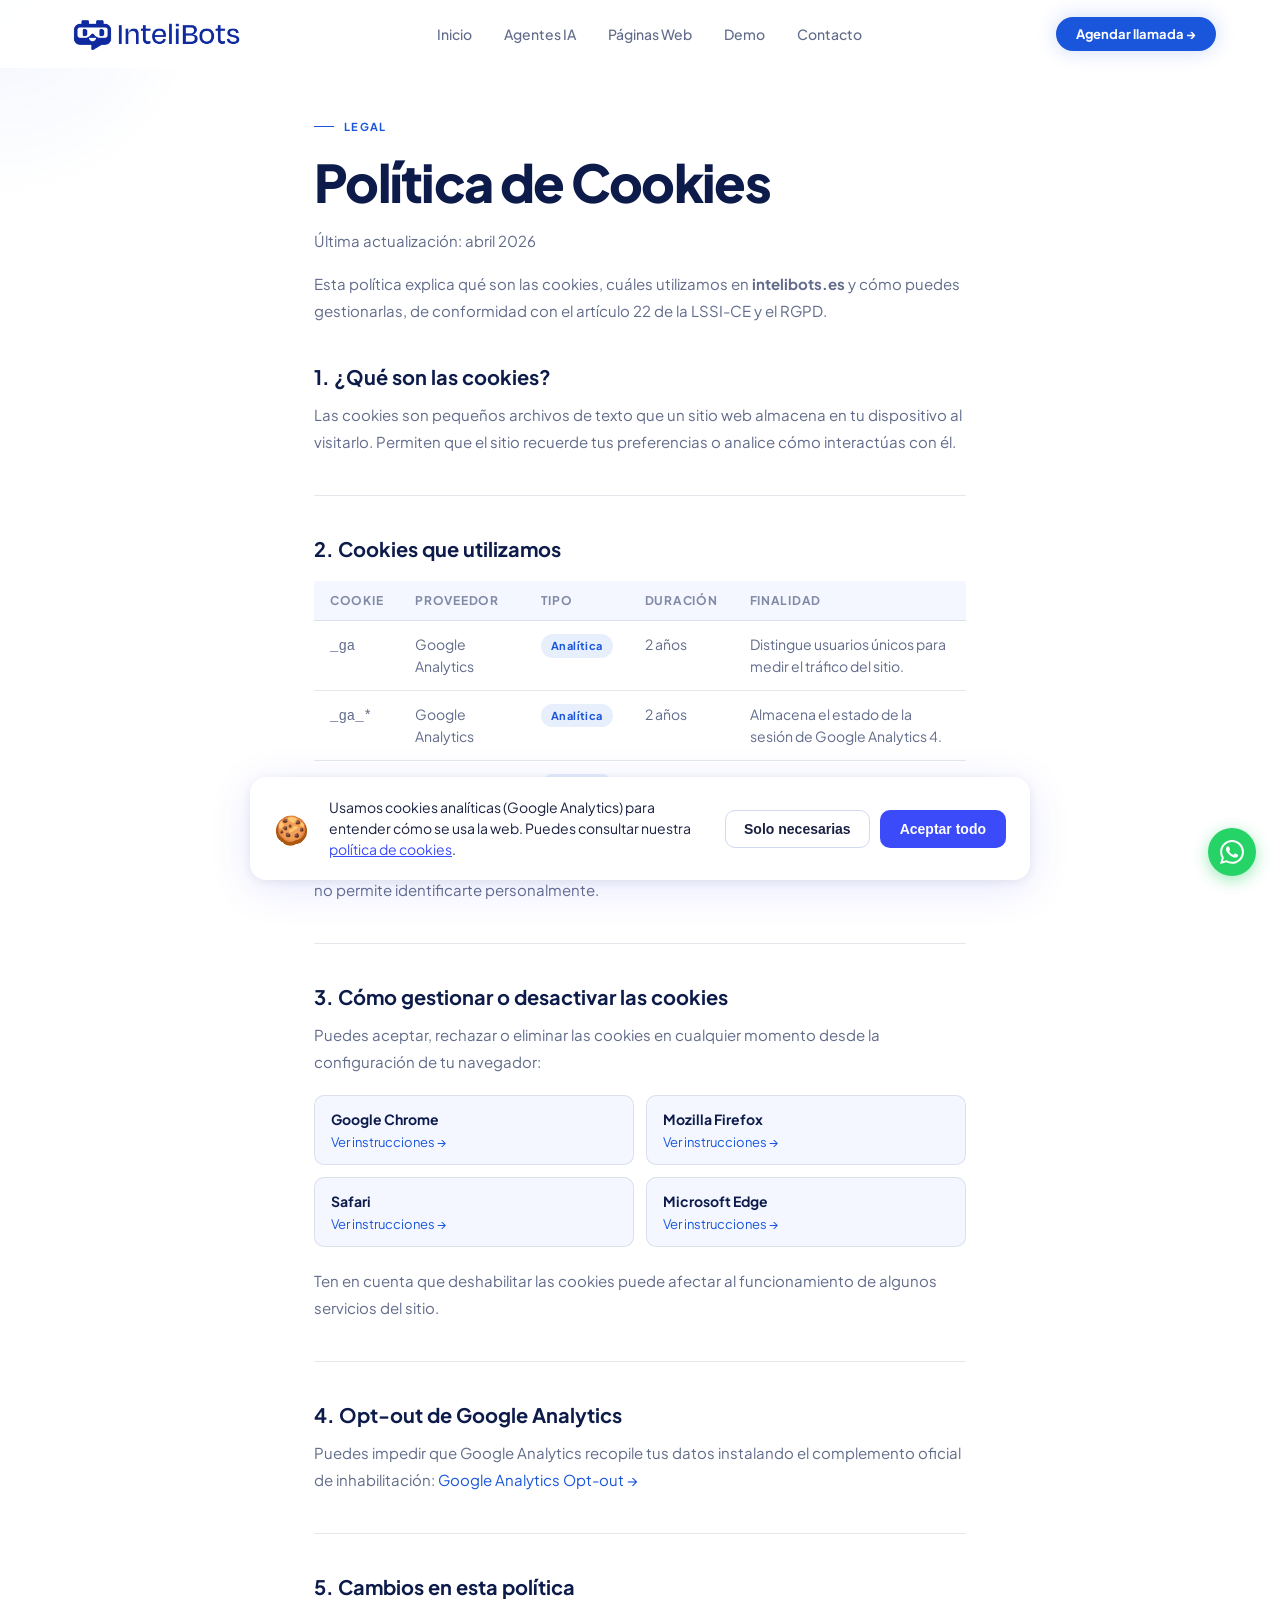
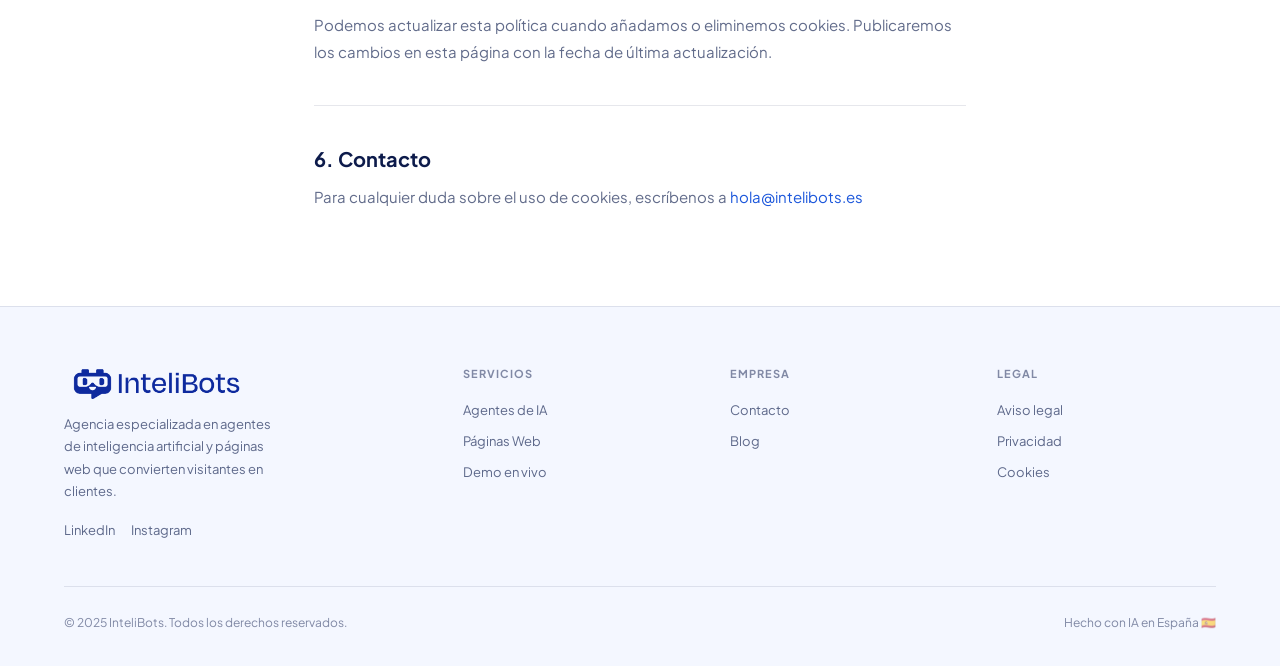
<file: cookies.html>
<!DOCTYPE html>
<html lang="es">
<head>
<meta charset="UTF-8">
<link rel="icon" type="image/png" href="logo-icon.png">
<meta name="viewport" content="width=device-width, initial-scale=1.0">
<meta name="description" content="Política de Cookies de InteliBots — Qué cookies usamos y cómo gestionarlas.">
<meta name="robots" content="noindex, nofollow">
<title>Política de Cookies — InteliBots</title>
<link rel="preconnect" href="https://fonts.googleapis.com">
<link rel="preconnect" href="https://fonts.gstatic.com" crossorigin>
<link rel="preload" as="style" href="https://fonts.googleapis.com/css2?family=Plus+Jakarta+Sans:ital,wght@0,400;0,500;0,600;0,700;0,800;1,400&family=Lora:ital,wght@1,400;1,600&display=swap" onload="this.onload=null;this.rel='stylesheet'">
<noscript><link rel="stylesheet" href="https://fonts.googleapis.com/css2?family=Plus+Jakarta+Sans:ital,wght@0,400;0,500;0,600;0,700;0,800;1,400&family=Lora:ital,wght@1,400;1,600&display=swap"></noscript>
<link rel="stylesheet" href="styles.css">
<!-- Google tag (gtag.js) -->
<script async src="https://www.googletagmanager.com/gtag/js?id=G-9PSBD4QX30"></script>
<script>
  window.dataLayer = window.dataLayer || [];
  function gtag(){dataLayer.push(arguments);}
  gtag('js', new Date());
  gtag('config', 'G-9PSBD4QX30');
</script>
<style>
.legal-page { max-width: 780px; margin: 0 auto; padding: 120px 5vw 80px; }
.legal-page h1 { font-size: clamp(32px, 5vw, 52px); font-weight: 800; letter-spacing: -0.03em; margin-bottom: 12px; }
.legal-date { font-size: 13px; color: var(--text-dim); margin-bottom: 56px; }
.legal-page h2 { font-size: 20px; font-weight: 700; margin: 40px 0 12px; color: var(--text); }
.legal-page p { font-size: 15px; color: var(--text-mid); line-height: 1.8; margin-bottom: 16px; }
.legal-page ul { padding-left: 20px; margin-bottom: 16px; }
.legal-page ul li { font-size: 15px; color: var(--text-mid); line-height: 1.8; margin-bottom: 6px; }
.legal-page a { color: var(--accent); text-decoration: none; }
.legal-page a:hover { text-decoration: underline; }
.legal-divider { height: 1px; background: var(--border); margin: 40px 0; }
.cookies-table { width: 100%; border-collapse: collapse; margin: 20px 0; font-size: 14px; }
.cookies-table th { background: var(--bg2); padding: 12px 16px; text-align: left; font-weight: 700; font-size: 12px; text-transform: uppercase; letter-spacing: 0.06em; color: var(--text-dim); border-bottom: 1px solid var(--border); }
.cookies-table td { padding: 12px 16px; border-bottom: 1px solid var(--border); color: var(--text-mid); vertical-align: top; line-height: 1.6; }
.cookies-table tr:last-child td { border-bottom: none; }
.cookie-type { display: inline-flex; padding: 3px 10px; border-radius: 100px; font-size: 11px; font-weight: 700; letter-spacing: 0.04em; }
.cookie-type.tecnica { background: rgba(34,197,94,0.1); color: #16a34a; }
.cookie-type.analitica { background: var(--accent-dim); color: var(--accent); }
.browser-list { display: grid; grid-template-columns: 1fr 1fr; gap: 12px; margin: 20px 0; }
.browser-item { background: var(--bg2); border: 1px solid var(--border); border-radius: 10px; padding: 14px 16px; font-size: 14px; }
.browser-item strong { display: block; margin-bottom: 4px; color: var(--text); }
.browser-item a { font-size: 13px; }
@media(max-width: 600px) {
  .cookies-table { display: block; overflow-x: auto; }
  .browser-list { grid-template-columns: 1fr; }
}
</style>
</head>
<body>

<div class="cursor-glow" id="cursorGlow" aria-hidden="true"></div>

<nav id="mainNav">
  <a href="index.html" class="nav-logo"><img src="logo.png" alt="InteliBots" width="130" height="32" loading="eager"></a>
  <ul class="nav-links">
    <li><a href="index.html">Inicio</a></li>
    <li><a href="agentes-ia.html">Agentes IA</a></li>
    <li><a href="paginas-web.html">Páginas Web</a></li>
    <li><a href="demo.html">Demo</a></li>
    <li><a href="contacto.html">Contacto</a></li>
  </ul>
  <a href="contacto.html" class="nav-cta">Agendar llamada →</a>
  <button class="hamburger" id="hbg" aria-label="Menú" aria-expanded="false"><span></span><span></span><span></span></button>
</nav>

<nav class="mobile-menu" id="mob" aria-hidden="true">
  <a href="index.html" onclick="closeMob()">Inicio</a>
  <a href="agentes-ia.html" onclick="closeMob()">Agentes IA</a>
  <a href="paginas-web.html" onclick="closeMob()">Páginas Web</a>
  <a href="demo.html" onclick="closeMob()">Demo</a>
  <a href="contacto.html" onclick="closeMob()">Contacto</a>
  <a href="contacto.html" class="mob-cta" onclick="closeMob()">Agendar llamada →</a>
</nav>

<main class="legal-page">
  <div class="s-label">Legal</div>
  <h1>Política de Cookies</h1>
  <p class="legal-date">Última actualización: abril 2026</p>

  <p>Esta política explica qué son las cookies, cuáles utilizamos en <strong>intelibots.es</strong> y cómo puedes gestionarlas, de conformidad con el artículo 22 de la LSSI-CE y el RGPD.</p>

  <h2>1. ¿Qué son las cookies?</h2>
  <p>Las cookies son pequeños archivos de texto que un sitio web almacena en tu dispositivo al visitarlo. Permiten que el sitio recuerde tus preferencias o analice cómo interactúas con él.</p>

  <div class="legal-divider"></div>

  <h2>2. Cookies que utilizamos</h2>
  <table class="cookies-table">
    <thead>
      <tr>
        <th>Cookie</th>
        <th>Proveedor</th>
        <th>Tipo</th>
        <th>Duración</th>
        <th>Finalidad</th>
      </tr>
    </thead>
    <tbody>
      <tr>
        <td><code>_ga</code></td>
        <td>Google Analytics</td>
        <td><span class="cookie-type analitica">Analítica</span></td>
        <td>2 años</td>
        <td>Distingue usuarios únicos para medir el tráfico del sitio.</td>
      </tr>
      <tr>
        <td><code>_ga_*</code></td>
        <td>Google Analytics</td>
        <td><span class="cookie-type analitica">Analítica</span></td>
        <td>2 años</td>
        <td>Almacena el estado de la sesión de Google Analytics 4.</td>
      </tr>
      <tr>
        <td><code>_gid</code></td>
        <td>Google Analytics</td>
        <td><span class="cookie-type analitica">Analítica</span></td>
        <td>24 horas</td>
        <td>Distingue usuarios para análisis de comportamiento.</td>
      </tr>
    </tbody>
  </table>
  <p>No utilizamos cookies de publicidad ni de perfiles de usuario. Toda la analítica es anónima y no permite identificarte personalmente.</p>

  <div class="legal-divider"></div>

  <h2>3. Cómo gestionar o desactivar las cookies</h2>
  <p>Puedes aceptar, rechazar o eliminar las cookies en cualquier momento desde la configuración de tu navegador:</p>
  <div class="browser-list">
    <div class="browser-item">
      <strong>Google Chrome</strong>
      <a href="https://support.google.com/chrome/answer/95647" target="_blank" rel="noopener">Ver instrucciones →</a>
    </div>
    <div class="browser-item">
      <strong>Mozilla Firefox</strong>
      <a href="https://support.mozilla.org/es/kb/habilitar-y-deshabilitar-cookies-sitios-web-rastrear-preferencias" target="_blank" rel="noopener">Ver instrucciones →</a>
    </div>
    <div class="browser-item">
      <strong>Safari</strong>
      <a href="https://support.apple.com/es-es/guide/safari/sfri11471/mac" target="_blank" rel="noopener">Ver instrucciones →</a>
    </div>
    <div class="browser-item">
      <strong>Microsoft Edge</strong>
      <a href="https://support.microsoft.com/es-es/microsoft-edge/eliminar-las-cookies-en-microsoft-edge-63947406-40ac-c3b8-57b9-2a946a29ae09" target="_blank" rel="noopener">Ver instrucciones →</a>
    </div>
  </div>
  <p>Ten en cuenta que deshabilitar las cookies puede afectar al funcionamiento de algunos servicios del sitio.</p>

  <div class="legal-divider"></div>

  <h2>4. Opt-out de Google Analytics</h2>
  <p>Puedes impedir que Google Analytics recopile tus datos instalando el complemento oficial de inhabilitación: <a href="https://tools.google.com/dlpage/gaoptout" target="_blank" rel="noopener">Google Analytics Opt-out →</a></p>

  <div class="legal-divider"></div>

  <h2>5. Cambios en esta política</h2>
  <p>Podemos actualizar esta política cuando añadamos o eliminemos cookies. Publicaremos los cambios en esta página con la fecha de última actualización.</p>

  <div class="legal-divider"></div>

  <h2>6. Contacto</h2>
  <p>Para cualquier duda sobre el uso de cookies, escríbenos a <a href="mailto:hola@intelibots.es">hola@intelibots.es</a></p>
</main>

<footer role="contentinfo">
  <div class="footer-grid">
    <div class="footer-brand">
      <a href="index.html" class="nav-logo"><img src="logo.png" alt="InteliBots" width="130" height="32"></a>
      <p>Agencia especializada en agentes de inteligencia artificial y páginas web que convierten visitantes en clientes.</p>
      <div class="footer-social">
        <a href="https://www.linkedin.com/company/intelibots/" target="_blank" rel="noopener noreferrer">LinkedIn</a>
        <a href="#">Instagram</a>
      </div>
    </div>
    <div class="footer-col"><h4>Servicios</h4><ul><li><a href="agentes-ia.html">Agentes de IA</a></li><li><a href="paginas-web.html">Páginas Web</a></li><li><a href="demo.html">Demo en vivo</a></li></ul></div>
    <div class="footer-col"><h4>Empresa</h4><ul><li><a href="contacto.html">Contacto</a></li><li><a href="#">Blog</a></li></ul></div>
    <div class="footer-col"><h4>Legal</h4><ul><li><a href="aviso-legal.html">Aviso legal</a></li><li><a href="privacidad.html">Privacidad</a></li><li><a href="cookies.html">Cookies</a></li></ul></div>
  </div>
  <div class="footer-bottom">
    <span>© 2025 InteliBots. Todos los derechos reservados.</span>
    <span>Hecho con IA en España 🇪🇸</span>
  </div>
</footer>

<script src="main.js" defer></script>
<script src="cookie-consent.js"></script>
</body>
</html>
</file>
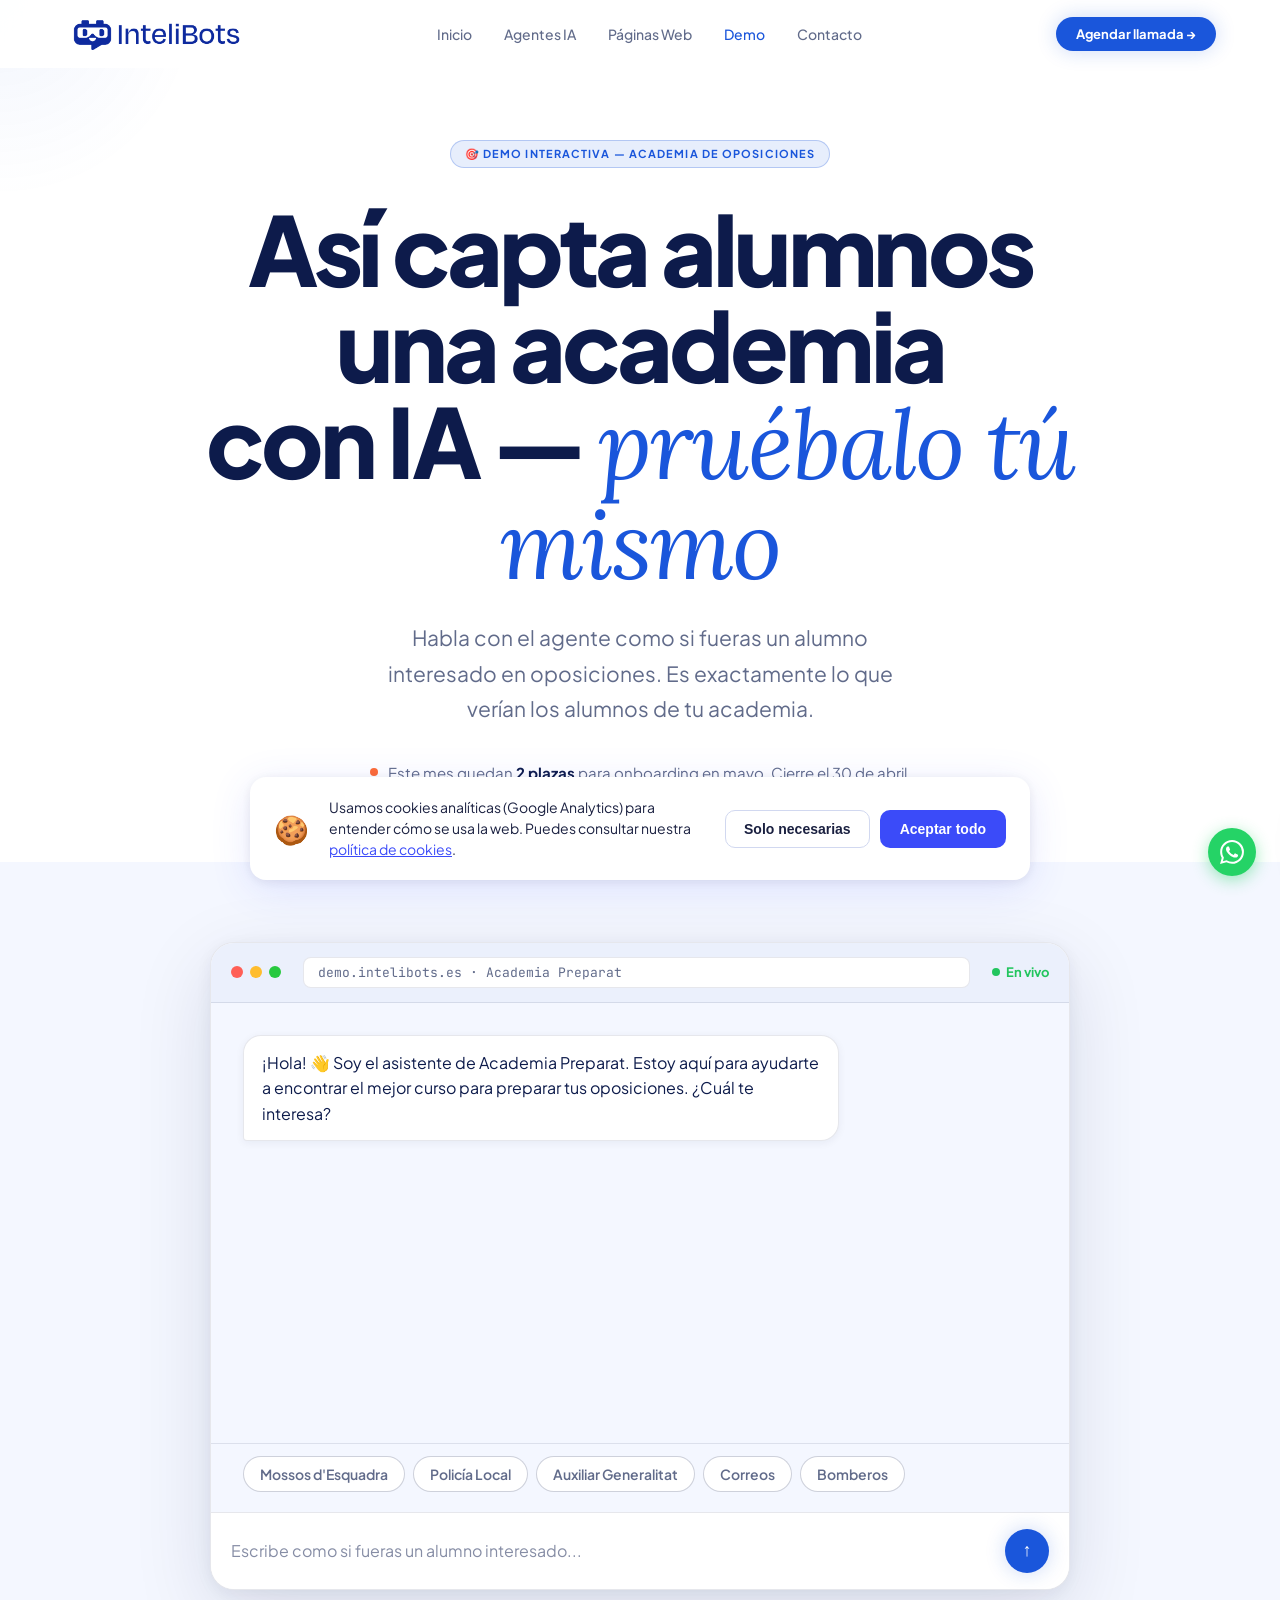
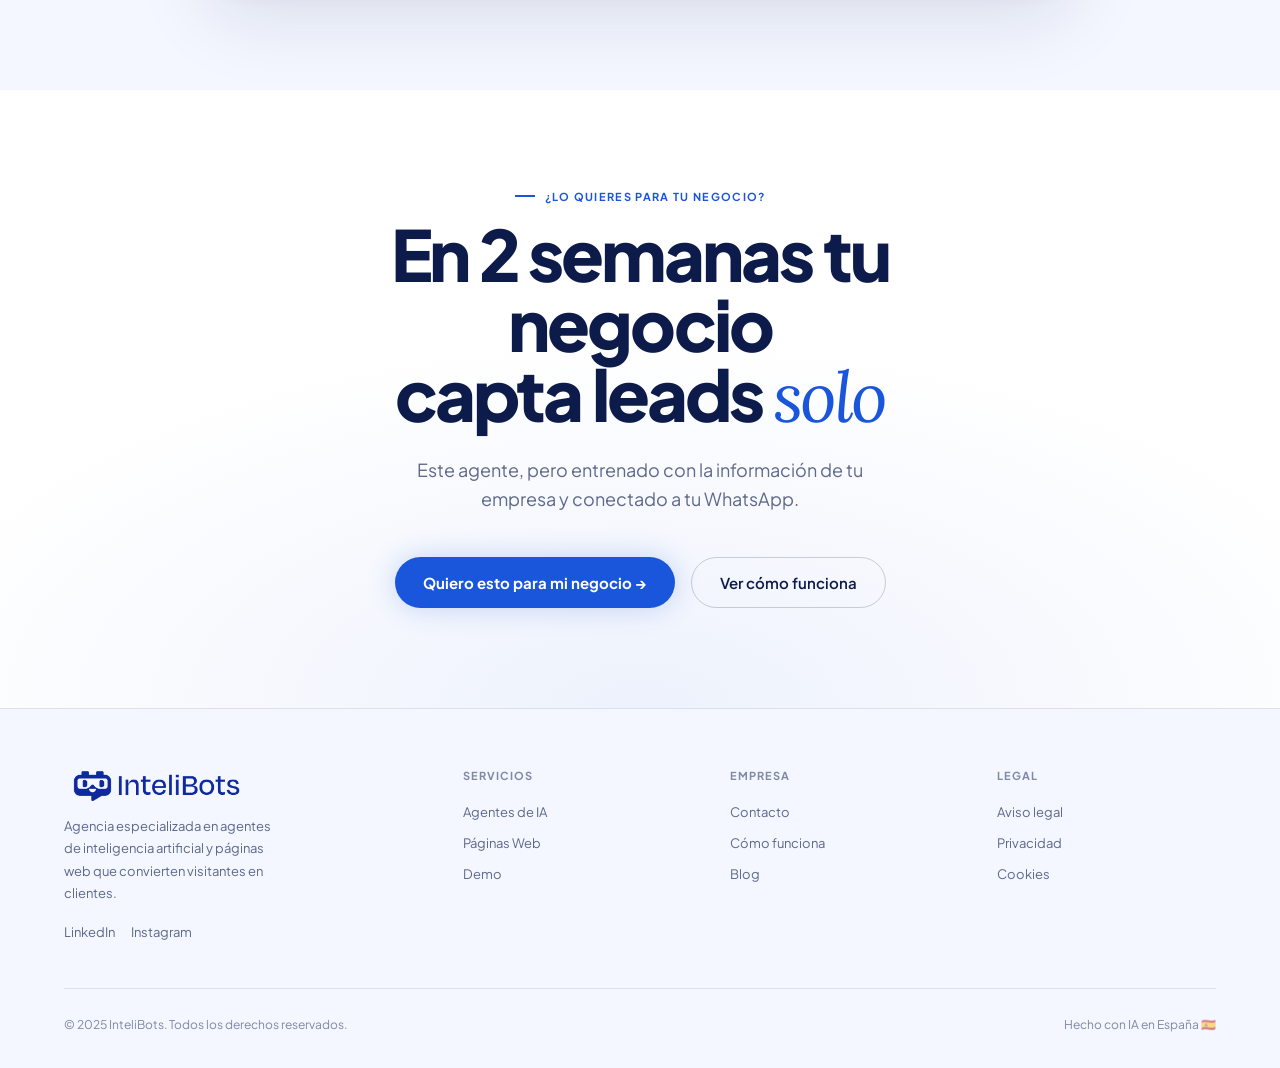
<file: demo.html>
<!DOCTYPE html>
<html lang="es">
<head>
<meta charset="UTF-8">
<link rel="icon" type="image/png" href="logo-icon.png">
<meta name="viewport" content="width=device-width, initial-scale=1.0">
<meta name="description" content="Demo interactiva — Habla con el agente de IA de InteliBots como si fueras un cliente real. Ve exactamente lo que verían los clientes de tu negocio.">
<title>Demo — InteliBots</title>
<link rel="preconnect" href="https://fonts.googleapis.com">
<link rel="preconnect" href="https://fonts.gstatic.com" crossorigin>
<link rel="preload" as="style" href="https://fonts.googleapis.com/css2?family=Plus+Jakarta+Sans:ital,wght@0,300;0,400;0,500;0,600;0,700;0,800;1,400&family=Lora:ital,wght@1,400;1,600&family=JetBrains+Mono:wght@400;500&display=swap" onload="this.onload=null;this.rel='stylesheet'">
<noscript><link rel="stylesheet" href="https://fonts.googleapis.com/css2?family=Plus+Jakarta+Sans:ital,wght@0,300;0,400;0,500;0,600;0,700;0,800;1,400&family=Lora:ital,wght@1,400;1,600&family=JetBrains+Mono:wght@400;500&display=swap"></noscript>
<link rel="stylesheet" href="styles.css">
<style>

/* ── HERO (centrado) ── */
.hero {
  padding: 140px 5vw 80px;
  text-align: center;
  position: relative; overflow: hidden;
}
.hero > * { position: relative; z-index: 1; }
.hero-badge { justify-content: center; margin-bottom: 32px; }
.hero-h1 { max-width: 900px; margin: 0 auto 28px; font-size: clamp(52px, 7.5vw, 96px); }
.hero-sub { max-width: 560px; margin: 0 auto 32px; font-size: clamp(17px, 1.8vw, 21px); }
.demo-urgency {
  display: inline-flex; align-items: center; gap: 10px;
  font-size: 15px; color: var(--text-mid);
}
.demo-urgency-dot { width: 8px; height: 8px; border-radius: 50%; background: #FF6B35; flex-shrink: 0; animation: pulse-red 1.5s infinite; }

/* ── CHAT SECTION ── */
.chat-section { background: var(--bg2); padding: 80px 5vw 100px; }
.chat-wrap {
  max-width: 860px; margin: 0 auto;
  background: white;
  border-radius: 24px; overflow: hidden;
  box-shadow: 0 24px 80px rgba(13,27,75,0.12), 0 4px 16px rgba(13,27,75,0.06);
  border: 1.5px solid rgba(13,27,75,0.10);
}

/* Browser bar */
.demo-browser-bar {
  background: var(--bg3); border-bottom: 1px solid var(--border);
  padding: 14px 20px;
  display: flex; align-items: center; gap: 10px;
}
.db-dots { display: flex; gap: 7px; }
.db-dot { width: 12px; height: 12px; border-radius: 50%; }
.db-dot:nth-child(1){ background: #FF5F56; }
.db-dot:nth-child(2){ background: #FFBD2E; }
.db-dot:nth-child(3){ background: #27C93F; }
.db-url {
  flex: 1; margin: 0 12px;
  background: white; border: 1px solid var(--border);
  border-radius: 8px; padding: 6px 14px;
  font-size: 13px; color: var(--text-mid);
  font-family: var(--mono);
}
.db-live {
  display: flex; align-items: center; gap: 6px;
  font-size: 13px; font-weight: 700; color: #22c55e;
  white-space: nowrap;
}
.db-live-dot {
  width: 8px; height: 8px; border-radius: 50%; background: #22c55e;
  animation: pulse-green 2s infinite;
}
@keyframes pulse-green { 0%,100%{box-shadow:0 0 0 0 rgba(34,197,94,0.4)} 50%{box-shadow:0 0 0 6px transparent} }

/* Chat messages area */
.demo-chat-area {
  min-height: 440px; max-height: 440px;
  overflow-y: auto; padding: 32px 32px 16px;
  display: flex; flex-direction: column; gap: 14px;
  background: var(--bg2);
  scroll-behavior: smooth;
}
.demo-chat-area::-webkit-scrollbar { width: 3px; }
.demo-chat-area::-webkit-scrollbar-thumb { background: var(--border2); border-radius: 2px; }

.dm { max-width: 75%; border-radius: 18px; padding: 14px 18px; font-size: 16px; line-height: 1.6; animation: msgIn 0.3s ease both; }
@keyframes msgIn { from{opacity:0;transform:translateY(10px)} to{opacity:1;transform:none} }
.dm-bot {
  background: white; border: 1px solid var(--border); color: var(--text);
  border-bottom-left-radius: 4px; align-self: flex-start;
  box-shadow: 0 2px 8px rgba(13,27,75,0.06);
}
.dm-user {
  background: var(--accent); color: white;
  border-bottom-right-radius: 4px; align-self: flex-end;
}
.dm-typing {
  align-self: flex-start;
  background: white; border: 1px solid var(--border);
  padding: 16px 20px; border-radius: 18px; border-bottom-left-radius: 4px;
  box-shadow: 0 2px 8px rgba(13,27,75,0.06);
}

/* Quick replies */
.demo-quick-replies {
  display: flex; gap: 8px; flex-wrap: wrap;
  padding: 12px 32px 20px; background: var(--bg2);
  border-top: 1px solid var(--border);
}
.demo-qr {
  padding: 8px 16px; border-radius: 100px;
  border: 1.5px solid var(--border2);
  background: white; color: var(--text-mid);
  font-size: 14px; font-weight: 600;
  font-family: var(--sans); cursor: pointer;
  transition: all 0.2s;
}
.demo-qr:hover { border-color: var(--accent); color: var(--accent); background: var(--accent-dim); }
.demo-qr.hidden { display: none; }

/* Input bar */
.demo-input-row {
  display: flex; align-items: center; gap: 12px;
  padding: 16px 20px; border-top: 1px solid var(--border);
  background: white;
}
.demo-input-row input {
  flex: 1; border: none; outline: none;
  font-size: 16px; color: var(--text);
  font-family: var(--sans);
  background: transparent;
}
.demo-input-row input::placeholder { color: var(--text-dim); }
.demo-send {
  width: 44px; height: 44px; border-radius: 50%;
  background: var(--accent); border: none; cursor: pointer;
  display: flex; align-items: center; justify-content: center;
  color: white; font-size: 18px; flex-shrink: 0;
  box-shadow: 0 0 20px var(--accent-glow);
  transition: transform 0.15s, box-shadow 0.15s;
}
.demo-send:hover { transform: scale(1.08); box-shadow: 0 0 32px var(--accent-glow); }

/* WhatsApp notification */
.demo-wa-notif {
  position: fixed; bottom: 32px; right: -380px;
  background: white; border: 1px solid var(--border);
  border-radius: 16px; padding: 16px 20px;
  display: flex; align-items: center; gap: 14px;
  box-shadow: 0 12px 48px rgba(13,27,75,0.18);
  width: 340px; z-index: 200;
  transition: right 0.55s cubic-bezier(0.34,1.56,0.64,1);
}
.demo-wa-notif.show { right: 28px; }
.demo-wa-notif-icon { font-size: 28px; flex-shrink: 0; }
.demo-wa-notif-label { font-size: 11px; font-weight: 700; color: #22c55e; letter-spacing: 0.06em; text-transform: uppercase; margin-bottom: 4px; }
.demo-wa-notif-text { font-size: 14px; color: var(--text); line-height: 1.4; }

/* ── CTA ── */
.demo-cta {
  background: var(--bg); text-align: center;
  padding: 100px 5vw;
  position: relative; overflow: hidden;
}
.demo-cta::before {
  content: ''; position: absolute; inset: 0;
  background: radial-gradient(ellipse 60% 60% at 50% 100%, rgba(26,86,219,0.08) 0%, transparent 100%);
}
.demo-cta > * { position: relative; z-index: 1; }

/* ── RESPONSIVE ── */
@media (max-width: 768px) {
  .demo-chat-area { min-height: 360px; max-height: 360px; padding: 20px 16px 12px; }
  .demo-quick-replies { padding: 10px 16px 16px; }
  .demo-input-row { padding: 12px 16px; }
  .demo-wa-notif { width: calc(100vw - 32px); right: -110%; }
  .demo-wa-notif.show { right: 16px; }
  .db-url { display: none; }
}

</style>
</head>
<body>

<div class="cursor-glow" id="cursorGlow" aria-hidden="true"></div>

<!-- NAV -->
<nav id="mainNav">
  <a href="index.html" class="nav-logo"><img src="logo.png" alt="InteliBots"></a>
  <ul class="nav-links">
    <li><a href="index.html">Inicio</a></li>
    <li><a href="agentes-ia.html">Agentes IA</a></li>
    <li><a href="paginas-web.html">Páginas Web</a></li>
    <li><a href="demo.html" class="active">Demo</a></li>
    <li><a href="contacto.html">Contacto</a></li>
  </ul>
  <a href="contacto.html" class="nav-cta">Agendar llamada →</a>
  <button class="hamburger" id="hbg" aria-label="Abrir menú" aria-expanded="false">
    <span></span><span></span><span></span>
  </button>
</nav>
<nav class="mobile-menu" id="mob" aria-hidden="true">
  <a href="index.html" onclick="closeMob()">Inicio</a>
  <a href="agentes-ia.html" onclick="closeMob()">Agentes IA</a>
  <a href="paginas-web.html" onclick="closeMob()">Páginas Web</a>
  <a href="demo.html" onclick="closeMob()">Demo</a>
  <a href="contacto.html" onclick="closeMob()">Contacto</a>
  <a href="contacto.html" class="mob-cta" onclick="closeMob()">Agendar llamada →</a>
</nav>

<!-- HERO -->
<section class="hero">
  <div class="hero-bg" aria-hidden="true">
    <div class="hero-grid"></div>
    <div class="hero-glow"></div>
  </div>
  <div class="hero-badge reveal">🎯 Demo interactiva — Academia de oposiciones</div>
  <h1 class="hero-h1 reveal d1">
    Así capta alumnos una academia<br>con IA — <em>pruébalo tú mismo</em>
  </h1>
  <p class="hero-sub reveal d2">
    Habla con el agente como si fueras un alumno interesado en oposiciones. Es exactamente lo que verían los alumnos de tu academia.
  </p>
  <div class="demo-urgency reveal d3">
    <span class="demo-urgency-dot" aria-hidden="true"></span>
    <span>Este mes quedan <strong style="color:var(--text)">2 plazas</strong> para onboarding en mayo. Cierre el 30 de abril.</span>
  </div>
</section>

<!-- CHAT DEMO -->
<section class="chat-section">
  <div class="chat-wrap reveal" role="region" aria-label="Demo interactiva del agente de IA">

    <!-- Browser bar -->
    <div class="demo-browser-bar" aria-hidden="true">
      <div class="db-dots">
        <div class="db-dot"></div>
        <div class="db-dot"></div>
        <div class="db-dot"></div>
      </div>
      <div class="db-url">demo.intelibots.es · Academia Preparat</div>
      <div class="db-live">
        <span class="db-live-dot"></span>En vivo
      </div>
    </div>

    <!-- Messages -->
    <div class="demo-chat-area" id="demoChatArea" aria-live="polite" aria-label="Conversación con el agente"></div>

    <!-- Quick replies (opciones de oposición) -->
    <div class="demo-quick-replies" id="demoQuickReplies" aria-label="Respuestas rápidas">
      <button class="demo-qr" data-text="Mossos d'Esquadra">Mossos d'Esquadra</button>
      <button class="demo-qr" data-text="Policía Local">Policía Local</button>
      <button class="demo-qr" data-text="Auxiliar Administrativo Generalitat">Auxiliar Generalitat</button>
      <button class="demo-qr" data-text="Correos">Correos</button>
      <button class="demo-qr" data-text="Bomberos">Bomberos</button>
    </div>

    <!-- Input -->
    <div class="demo-input-row">
      <input
        type="text"
        id="demoFullInput"
        placeholder="Escribe como si fueras un alumno interesado..."
        autocomplete="off"
        aria-label="Mensaje al agente"
      >
      <button class="demo-send" id="demoFullSend" aria-label="Enviar mensaje">↑</button>
    </div>

  </div>
</section>

<!-- WA NOTIFICATION -->
<div class="demo-wa-notif" id="demoWaNotif" aria-hidden="true">
  <div class="demo-wa-notif-icon">📱</div>
  <div>
    <div class="demo-wa-notif-label">WhatsApp · Lead enviado</div>
    <div class="demo-wa-notif-text" id="demoWaNotifText">Nuevo contacto capturado</div>
  </div>
</div>

<!-- CTA -->
<section class="demo-cta">
  <div class="reveal">
    <div class="s-label" style="justify-content:center">¿Lo quieres para tu negocio?</div>
    <h2 class="cta-title" style="font-size:clamp(40px,5.5vw,72px)">
      En 2 semanas tu negocio<br>capta leads <em>solo</em>
    </h2>
    <p class="cta-sub" style="margin-top:20px">
      Este agente, pero entrenado con la información de tu empresa y conectado a tu WhatsApp.
    </p>
    <div class="cta-actions" style="margin-top:40px">
      <a href="contacto.html" class="btn-primary">Quiero esto para mi negocio →</a>
      <a href="agentes-ia.html" class="btn-ghost">Ver cómo funciona</a>
    </div>
  </div>
</section>

<!-- FOOTER -->
<footer>
  <div class="footer-grid">
    <div class="footer-brand">
      <a href="index.html" class="nav-logo"><img src="logo.png" alt="InteliBots"></a>
      <p>Agencia especializada en agentes de inteligencia artificial y páginas web que convierten visitantes en clientes.</p>
      <div class="footer-social">
        <a href="https://www.linkedin.com/company/intelibots/" target="_blank" rel="noopener noreferrer">LinkedIn</a>
        <a href="#">Instagram</a>
      </div>
    </div>
    <div class="footer-col"><h4>Servicios</h4><ul><li><a href="agentes-ia.html">Agentes de IA</a></li><li><a href="paginas-web.html">Páginas Web</a></li><li><a href="demo.html">Demo</a></li></ul></div>
    <div class="footer-col"><h4>Empresa</h4><ul><li><a href="contacto.html">Contacto</a></li><li><a href="#">Cómo funciona</a></li><li><a href="#">Blog</a></li></ul></div>
    <div class="footer-col"><h4>Legal</h4><ul><li><a href="aviso-legal.html">Aviso legal</a></li><li><a href="privacidad.html">Privacidad</a></li><li><a href="cookies.html">Cookies</a></li></ul></div>
  </div>
  <div class="footer-bottom">
    <span>© 2025 InteliBots. Todos los derechos reservados.</span>
    <span>Hecho con IA en España 🇪🇸</span>
  </div>
</footer>

<script src="main.js" defer></script>
<script>
(function () {

  const chatArea   = document.getElementById('demoChatArea');
  const inputEl    = document.getElementById('demoFullInput');
  const sendBtn    = document.getElementById('demoFullSend');
  const qrContainer = document.getElementById('demoQuickReplies');
  const waNotif    = document.getElementById('demoWaNotif');
  const waNotifText = document.getElementById('demoWaNotifText');

  if (!chatArea) return;

  // Scripted conversation
  const script = [
    // [0] intro — shown on load
    { from: 'bot', text: '¡Hola! 👋 Soy el asistente de Academia Preparat. Estoy aquí para ayudarte a encontrar el mejor curso para preparar tus oposiciones. ¿Cuál te interesa?' },
    // [1] after user picks oposición
    { from: 'bot', text: null, dynamic: true }, // filled dynamically
    // [2]
    { from: 'bot', text: '¿Tienes experiencia previa preparando esta oposición o sería tu primera vez?' },
    // [3]
    { from: 'bot', text: 'Genial, tenemos el programa perfecto para ti 🎯 Para prepararte un plan personalizado, ¿me dejas tu nombre y número de teléfono? El director te llama en menos de 24h.' },
    // [4] after lead capture
    { from: 'bot', text: '¡Perfecto! 🙌 El director de Academia Preparat recibirá tu contacto ahora mismo por WhatsApp. Espera su llamada pronto.' },
  ];

  let step        = 0;
  let chosenOpos  = '';
  let waiting     = false;

  function addTyping() {
    const d = document.createElement('div');
    d.className = 'dm-typing'; d.id = 'fullTyping';
    d.innerHTML = '<div class="typing-dots"><div class="typing-dot"></div><div class="typing-dot"></div><div class="typing-dot"></div></div>';
    chatArea.appendChild(d);
    chatArea.scrollTop = chatArea.scrollHeight;
  }
  function removeTyping() { document.getElementById('fullTyping')?.remove(); }

  function addMsg(text, from) {
    const d = document.createElement('div');
    d.className = `dm dm-${from}`;
    d.textContent = text;
    chatArea.appendChild(d);
    chatArea.scrollTop = chatArea.scrollHeight;
  }

  function botSay(text, delay) {
    waiting = true;
    addTyping();
    setTimeout(() => {
      removeTyping();
      addMsg(text, 'bot');
      waiting = false;
    }, delay || 900 + text.length * 14);
  }

  function hideQuickReplies() {
    qrContainer.querySelectorAll('.demo-qr').forEach(b => b.classList.add('hidden'));
  }

  function showWaNotif(text) {
    waNotifText.textContent = text;
    waNotif.classList.add('show');
    waNotif.setAttribute('aria-hidden', 'false');
    setTimeout(() => {
      waNotif.classList.remove('show');
      waNotif.setAttribute('aria-hidden', 'true');
    }, 6000);
  }

  function handleUserMsg(text) {
    if (waiting || !text.trim()) return;
    addMsg(text, 'user');
    hideQuickReplies();

    step++;
    if (step === 1) {
      // User picked / typed oposición
      chosenOpos = text;
      const reply = `¡Perfecto! Tenemos un programa completo para preparar ${chosenOpos} 🎯 ¿Cuándo querrías empezar? ¿Tienes alguna fecha límite en mente?`;
      botSay(reply);
    } else if (step === 2) {
      botSay(script[2].text);
    } else if (step === 3) {
      botSay(script[3].text);
    } else if (step === 4) {
      // Lead captured
      const leadText = `Nuevo lead — ${chosenOpos}\nContacto: "${text}" · Solicita llamada.`;
      setTimeout(() => {
        botSay(script[4].text, 600);
        setTimeout(() => showWaNotif(leadText), 1800);
      }, 200);
    } else {
      botSay('¡Muchas gracias! Quedamos en contacto 😊', 700);
    }
  }

  // Quick reply buttons
  qrContainer.querySelectorAll('.demo-qr').forEach(btn => {
    btn.addEventListener('click', () => {
      handleUserMsg(btn.dataset.text);
    });
  });

  // Send button / Enter
  sendBtn.addEventListener('click', () => {
    handleUserMsg(inputEl.value.trim());
    inputEl.value = '';
  });
  inputEl.addEventListener('keydown', e => {
    if (e.key === 'Enter') {
      handleUserMsg(inputEl.value.trim());
      inputEl.value = '';
    }
  });

  // Init: show intro message
  setTimeout(() => botSay(script[0].text, 800), 500);

})();
</script>
<script src="cookie-consent.js"></script>
</body>
</html>
</file>
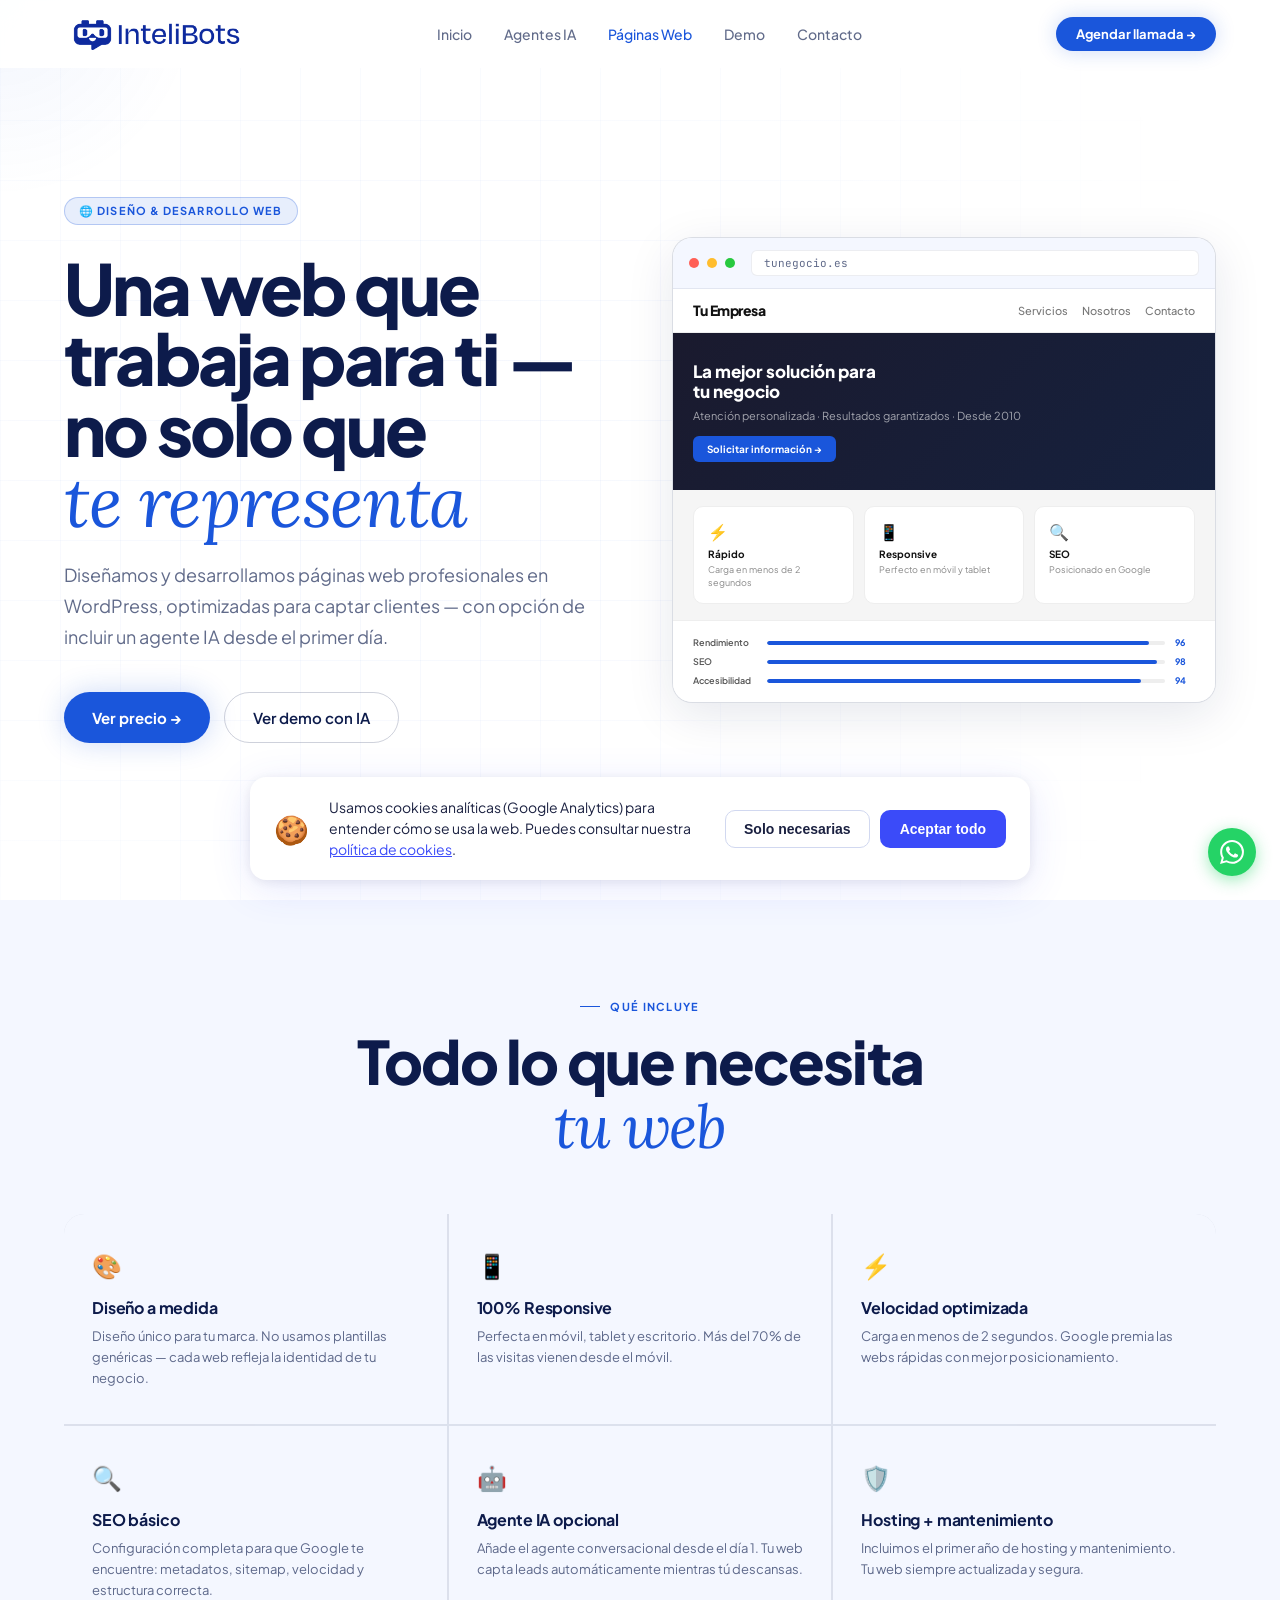
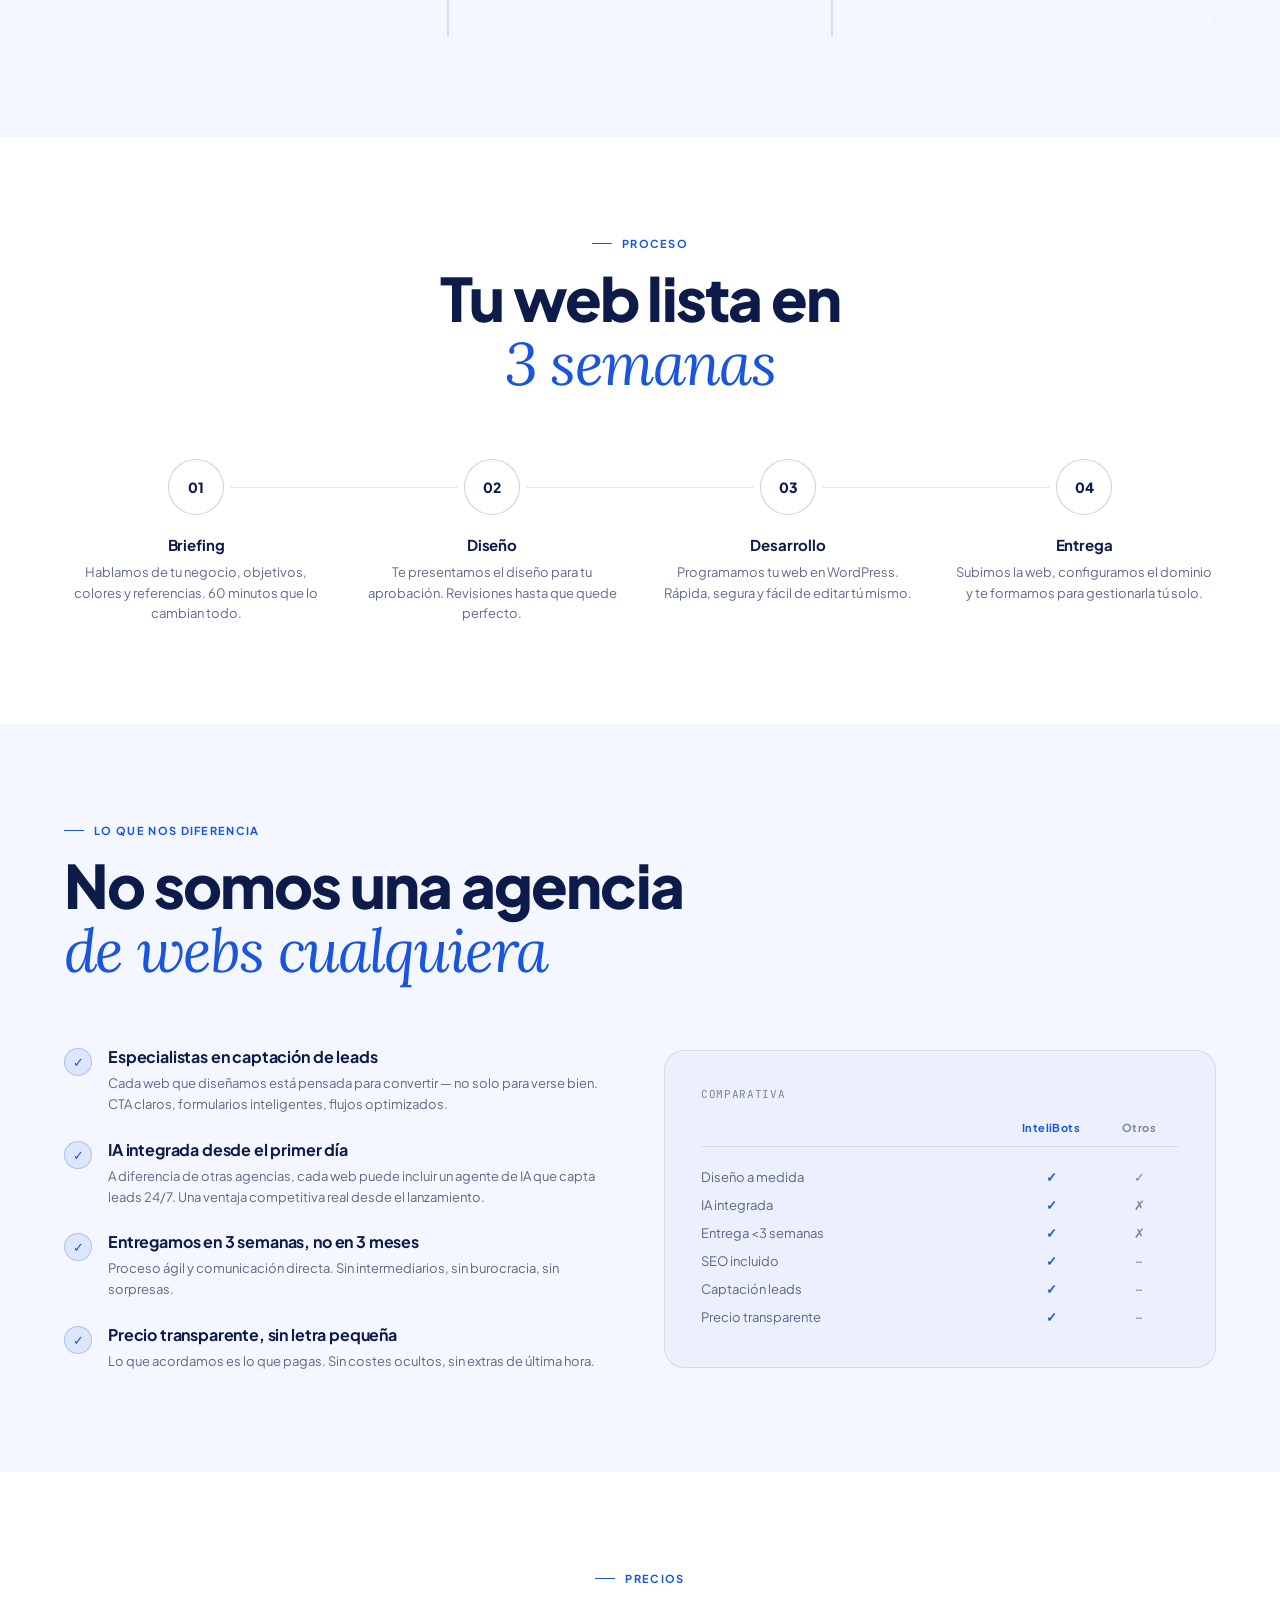
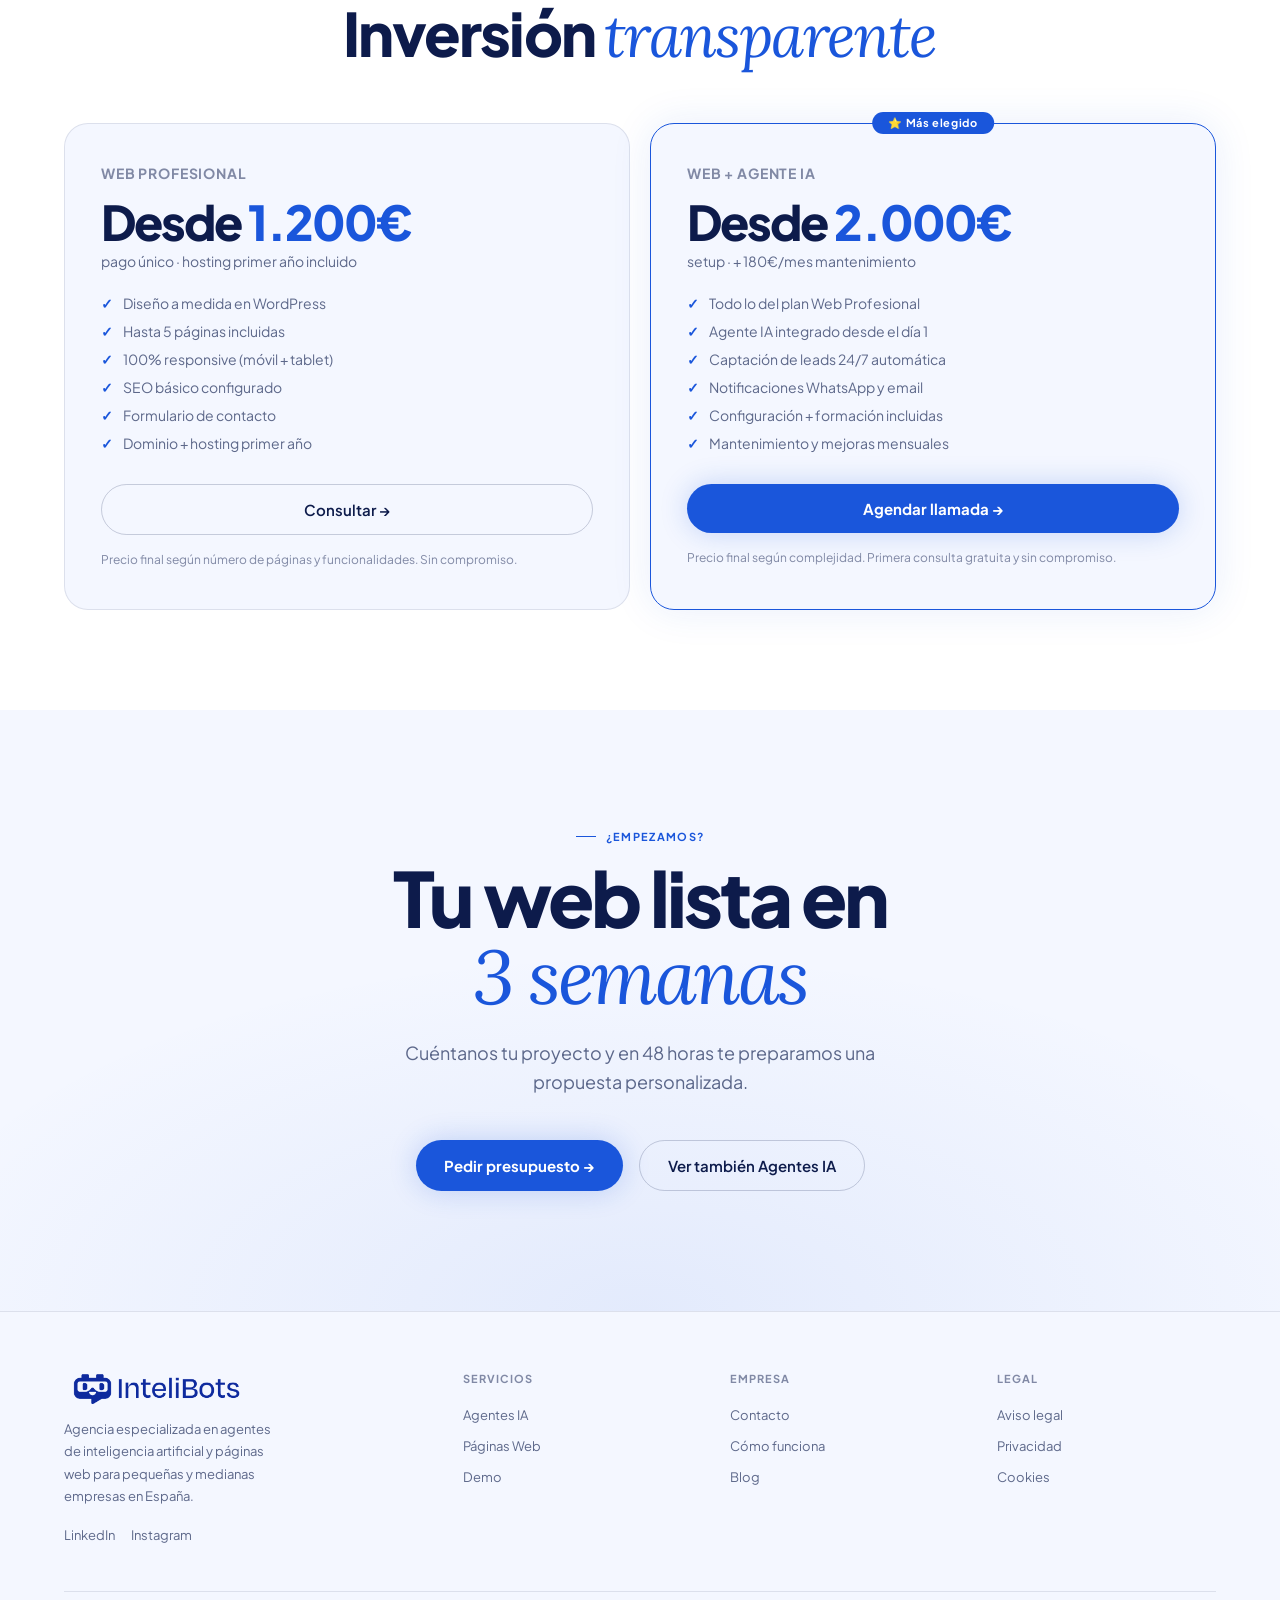
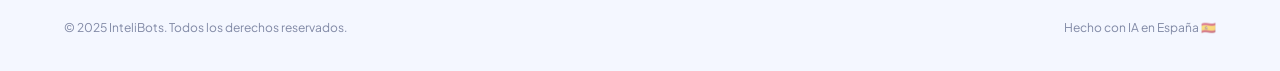
<file: paginas-web.html>
<!DOCTYPE html>
<html lang="es">
<head>
<meta charset="UTF-8">
<link rel="icon" type="image/png" href="logo-icon.png">
<meta name="viewport" content="width=device-width, initial-scale=1.0">
<meta name="description" content="Páginas web profesionales con IA integrada — InteliBots. Diseño a medida, SEO y agente conversacional desde el primer día. Lista en 3 semanas.">
<title>Páginas Web — InteliBots</title>
<link rel="preconnect" href="https://fonts.googleapis.com">
<link rel="preconnect" href="https://fonts.gstatic.com" crossorigin>
<link rel="preload" as="style" href="https://fonts.googleapis.com/css2?family=Plus+Jakarta+Sans:ital,wght@0,400;0,500;0,600;0,700;0,800;1,400&family=Lora:ital,wght@1,400;1,600&family=JetBrains+Mono:wght@400&display=swap" onload="this.onload=null;this.rel='stylesheet'">
<noscript><link rel="stylesheet" href="https://fonts.googleapis.com/css2?family=Plus+Jakarta+Sans:ital,wght@0,400;0,500;0,600;0,700;0,800;1,400&family=Lora:ital,wght@1,400;1,600&family=JetBrains+Mono:wght@400&display=swap"></noscript>
<link rel="stylesheet" href="styles.css">
<style>

/* ── HERO (split) ── */
.hero {
  padding: 140px 5vw 100px;
  display: grid; grid-template-columns: 1fr 1fr;
  gap: 64px; align-items: center;
  position: relative; overflow: hidden; min-height: 100svh;
}
.hero > *:not(.hero-bg) { position: relative; z-index: 1; }
.hero-grid { mask-image: radial-gradient(ellipse 70% 80% at 30% 50%, black 0%, transparent 100%); -webkit-mask-image: radial-gradient(ellipse 70% 80% at 30% 50%, black 0%, transparent 100%); }

/* Web mockup in hero */
.web-mockup {
  background: white; border: 1.5px solid rgba(13,27,75,0.15); border-radius: 20px;
  overflow: hidden; box-shadow: 0 12px 48px rgba(13,27,75,0.10);
}
.web-mockup-bar { background: var(--bg2); border-bottom: 1px solid rgba(13,27,75,0.08); padding: 12px 16px; display: flex; align-items: center; gap: 8px; }
.wd { width: 10px; height: 10px; border-radius: 50%; }
.wd:nth-child(1){background:#FF5F56} .wd:nth-child(2){background:#FFBD2E} .wd:nth-child(3){background:#27C93F}
.wu { flex: 1; margin-left: 8px; background: white; border: 1px solid rgba(13,27,75,0.08); border-radius: 6px; padding: 5px 12px; font-size: 11px; color: var(--text-mid); font-family: var(--mono); }
.mockup-screen { background: #f5f5f5; }
.mockup-top { background: #fff; height: 44px; display: flex; align-items: center; justify-content: space-between; padding: 0 20px; border-bottom: 1px solid #eee; }
.mockup-top-logo { font-size: 14px; font-weight: 800; color: #111; letter-spacing: -0.5px; }
.mockup-top-nav { display: flex; gap: 14px; }
.mockup-top-nav span { font-size: 11px; color: #777; font-weight: 500; }
.mockup-hero-inner { background: linear-gradient(135deg, #1a1a2e, #16213e); padding: 28px 20px; color: white; }
.mockup-hero-inner h3 { font-size: 17px; font-weight: 800; line-height: 1.2; margin-bottom: 8px; }
.mockup-hero-inner p { font-size: 11px; color: rgba(255,255,255,0.6); margin-bottom: 14px; }
.mockup-hero-btn { background: var(--accent); color: white; font-size: 10px; font-weight: 700; padding: 7px 14px; border-radius: 6px; display: inline-block; }
.mockup-cards { display: grid; grid-template-columns: repeat(3,1fr); gap: 10px; padding: 16px 20px; background: #f5f5f5; }
.mockup-card { background: white; border-radius: 10px; padding: 14px; border: 1px solid #eee; }
.mc-icon { font-size: 16px; margin-bottom: 6px; }
.mc-title { font-size: 10px; font-weight: 700; color: #111; margin-bottom: 4px; }
.mc-text { font-size: 9px; color: #888; line-height: 1.4; }
.score-section { padding: 16px 20px; background: #fff; border-top: 1px solid #eee; }
.score-row { display: flex; align-items: center; gap: 10px; margin-bottom: 8px; }
.score-row:last-child { margin-bottom: 0; }
.score-label { font-size: 9px; color: #555; min-width: 64px; font-weight: 600; }
.score-bar { flex: 1; height: 4px; background: #eee; border-radius: 2px; overflow: hidden; }
.score-fill { height: 100%; border-radius: 2px; background: var(--accent); width: 0; transition: width 1.5s ease; }
.score-val { font-size: 9px; font-weight: 700; color: var(--accent); min-width: 20px; }

/* ── INCLUDES ── */
.includes-section { background: var(--bg2); }
.includes-grid {
  display: grid; grid-template-columns: repeat(3,1fr);
  gap: 2px; margin-top: 56px; background: var(--border);
  border-radius: 20px; overflow: hidden;
}
.inc-card { background: var(--bg2); padding: 36px 28px; position: relative; overflow: hidden; transition: background 0.3s; }
.inc-card::before { content: ''; position: absolute; top: 0; left: 0; right: 0; height: 2px; background: linear-gradient(90deg, transparent, var(--accent), transparent); opacity: 0; transition: opacity 0.4s; }
.inc-card:hover::before { opacity: 1; }
.inc-card:hover { background: var(--bg3); }
.inc-icon { font-size: 24px; margin-bottom: 16px; }
.inc-name { font-size: 16px; font-weight: 700; letter-spacing: -0.01em; margin-bottom: 8px; }
.inc-text { font-size: 13px; color: var(--text-mid); line-height: 1.6; }

/* ── PROCESS ── */
.process-section { background: var(--bg); }
.process-steps { display: grid; grid-template-columns: repeat(4,1fr); gap: 32px; margin-top: 64px; position: relative; }
.process-steps::before { content: ''; position: absolute; top: 28px; left: 10%; right: 10%; height: 1px; background: var(--border); }
.ps { display: flex; flex-direction: column; align-items: center; text-align: center; position: relative; z-index: 1; }
.ps-num {
  width: 56px; height: 56px; border-radius: 50%;
  background: var(--bg); border: 1px solid var(--border2);
  display: flex; align-items: center; justify-content: center;
  font-weight: 800; font-size: 14px; margin-bottom: 20px;
  box-shadow: 0 0 0 6px var(--bg);
  transition: background 0.3s, border-color 0.3s, color 0.3s;
}
.ps:hover .ps-num { background: var(--accent); border-color: var(--accent); color: #fff; }
.ps h3 { font-size: 15px; font-weight: 700; margin-bottom: 8px; letter-spacing: -0.01em; }
.ps p { font-size: 13px; color: var(--text-mid); line-height: 1.6; }

/* ── DIFFERENTIATOR ── */
.diff-section { background: var(--bg2); }
.diff-grid { display: grid; grid-template-columns: 1fr 1fr; gap: 48px; align-items: center; margin-top: 64px; }
.diff-list { display: flex; flex-direction: column; gap: 24px; }
.diff-item { display: flex; gap: 16px; align-items: flex-start; }
.diff-check { width: 28px; height: 28px; border-radius: 50%; background: var(--accent-dim); border: 1px solid rgba(26,86,219,0.25); display: flex; align-items: center; justify-content: center; color: var(--accent); font-size: 13px; flex-shrink: 0; margin-top: 2px; }
.diff-content h4 { font-size: 16px; font-weight: 700; margin-bottom: 6px; letter-spacing: -0.01em; }
.diff-content p { font-size: 13px; color: var(--text-mid); line-height: 1.6; }
.diff-visual { background: var(--bg3); border: 1px solid var(--border); border-radius: 20px; padding: 36px; }
.compare-header { display: grid; grid-template-columns: 1fr 80px 80px; gap: 8px; font-size: 11px; font-weight: 700; color: var(--text-dim); letter-spacing: 0.04em; padding-bottom: 12px; border-bottom: 1px solid var(--border); margin-bottom: 16px; }
.compare-row { display: grid; grid-template-columns: 1fr 80px 80px; gap: 8px; font-size: 13px; align-items: center; padding: 6px 0; }
.check-yes { text-align: center; color: var(--accent); font-weight: 700; }
.check-no { text-align: center; color: var(--text-dim); }
.check-maybe { text-align: center; color: var(--text-dim); }

/* ── RESPONSIVE ── */
@media (max-width: 1024px) {
  .hero { grid-template-columns: 1fr; gap: 48px; padding-top: 110px; }
  .includes-grid { grid-template-columns: 1fr 1fr; }
  .process-steps { grid-template-columns: 1fr 1fr; }
  .process-steps::before { display: none; }
  .diff-grid { grid-template-columns: 1fr; }
}
@media (max-width: 768px) {
  .includes-grid { grid-template-columns: 1fr; }
  .process-steps { grid-template-columns: 1fr; }
}
</style>
</head>
<body>

<div class="cursor-glow" id="cursorGlow" aria-hidden="true"></div>

<!-- NAV -->
<nav id="mainNav">
  <a href="index.html" class="nav-logo"><img src="logo.png" alt="InteliBots"></a>
  <ul class="nav-links">
    <li><a href="index.html">Inicio</a></li>
    <li><a href="agentes-ia.html">Agentes IA</a></li>
    <li><a href="paginas-web.html" class="active">Páginas Web</a></li>
    <li><a href="demo.html">Demo</a></li>
    <li><a href="contacto.html">Contacto</a></li>
  </ul>
  <a href="contacto.html" class="nav-cta">Agendar llamada →</a>
  <button class="hamburger" id="hbg" aria-label="Menú" aria-expanded="false"><span></span><span></span><span></span></button>
</nav>
<nav class="mobile-menu" id="mob" aria-hidden="true">
  <a href="index.html" onclick="closeMob()">Inicio</a>
  <a href="agentes-ia.html" onclick="closeMob()">Agentes IA</a>
  <a href="paginas-web.html" onclick="closeMob()">Páginas Web</a>
  <a href="demo.html" onclick="closeMob()">Demo</a>
  <a href="contacto.html" onclick="closeMob()">Contacto</a>
  <a href="contacto.html" class="mob-cta" onclick="closeMob()">Agendar llamada →</a>
</nav>

<!-- HERO -->
<section class="hero">
  <div class="hero-bg"><div class="hero-grid"></div></div>
  <div>
    <div class="hero-badge">🌐 Diseño &amp; Desarrollo Web</div>
    <h1 class="hero-h1">Una web que trabaja para ti — no solo que<br><em>te representa</em></h1>
    <p class="hero-sub">Diseñamos y desarrollamos páginas web profesionales en WordPress, optimizadas para captar clientes — con opción de incluir un agente IA desde el primer día.</p>
    <div class="hero-actions">
      <a href="contacto.html" class="btn-primary">Ver precio →</a>
      <a href="demo.html" class="btn-ghost">Ver demo con IA</a>
    </div>
  </div>
  <div class="web-mockup reveal d1">
    <div class="web-mockup-bar">
      <div class="wd"></div><div class="wd"></div><div class="wd"></div>
      <div class="wu">tunegocio.es</div>
    </div>
    <div class="mockup-screen">
      <div class="mockup-top">
        <div class="mockup-top-logo">Tu Empresa</div>
        <div class="mockup-top-nav"><span>Servicios</span><span>Nosotros</span><span>Contacto</span></div>
      </div>
      <div class="mockup-hero-inner">
        <h3>La mejor solución para<br>tu negocio</h3>
        <p>Atención personalizada · Resultados garantizados · Desde 2010</p>
        <div class="mockup-hero-btn">Solicitar información →</div>
      </div>
      <div class="mockup-cards">
        <div class="mockup-card"><div class="mc-icon">⚡</div><div class="mc-title">Rápido</div><div class="mc-text">Carga en menos de 2 segundos</div></div>
        <div class="mockup-card"><div class="mc-icon">📱</div><div class="mc-title">Responsive</div><div class="mc-text">Perfecto en móvil y tablet</div></div>
        <div class="mockup-card"><div class="mc-icon">🔍</div><div class="mc-title">SEO</div><div class="mc-text">Posicionado en Google</div></div>
      </div>
      <div class="score-section">
        <div class="score-row"><span class="score-label">Rendimiento</span><div class="score-bar"><div class="score-fill" data-w="96"></div></div><span class="score-val">96</span></div>
        <div class="score-row"><span class="score-label">SEO</span><div class="score-bar"><div class="score-fill" data-w="98"></div></div><span class="score-val">98</span></div>
        <div class="score-row"><span class="score-label">Accesibilidad</span><div class="score-bar"><div class="score-fill" data-w="94"></div></div><span class="score-val">94</span></div>
      </div>
    </div>
  </div>
</section>

<!-- INCLUDES -->
<section class="includes-section">
  <div class="reveal" style="text-align:center;max-width:600px;margin:0 auto">
    <div class="s-label" style="justify-content:center">Qué incluye</div>
    <h2 class="s-title">Todo lo que necesita<br><em>tu web</em></h2>
  </div>
  <div class="includes-grid">
    <div class="inc-card reveal"><div class="inc-icon">🎨</div><div class="inc-name">Diseño a medida</div><p class="inc-text">Diseño único para tu marca. No usamos plantillas genéricas — cada web refleja la identidad de tu negocio.</p></div>
    <div class="inc-card reveal d1"><div class="inc-icon">📱</div><div class="inc-name">100% Responsive</div><p class="inc-text">Perfecta en móvil, tablet y escritorio. Más del 70% de las visitas vienen desde el móvil.</p></div>
    <div class="inc-card reveal d2"><div class="inc-icon">⚡</div><div class="inc-name">Velocidad optimizada</div><p class="inc-text">Carga en menos de 2 segundos. Google premia las webs rápidas con mejor posicionamiento.</p></div>
    <div class="inc-card reveal"><div class="inc-icon">🔍</div><div class="inc-name">SEO básico</div><p class="inc-text">Configuración completa para que Google te encuentre: metadatos, sitemap, velocidad y estructura correcta.</p></div>
    <div class="inc-card reveal d1"><div class="inc-icon">🤖</div><div class="inc-name">Agente IA opcional</div><p class="inc-text">Añade el agente conversacional desde el día 1. Tu web capta leads automáticamente mientras tú descansas.</p></div>
    <div class="inc-card reveal d2"><div class="inc-icon">🛡️</div><div class="inc-name">Hosting + mantenimiento</div><p class="inc-text">Incluimos el primer año de hosting y mantenimiento. Tu web siempre actualizada y segura.</p></div>
  </div>
</section>

<!-- PROCESS -->
<section class="process-section">
  <div class="reveal" style="text-align:center;max-width:600px;margin:0 auto">
    <div class="s-label" style="justify-content:center">Proceso</div>
    <h2 class="s-title">Tu web lista en<br><em>3 semanas</em></h2>
  </div>
  <div class="process-steps">
    <div class="ps reveal"><div class="ps-num">01</div><h3>Briefing</h3><p>Hablamos de tu negocio, objetivos, colores y referencias. 60 minutos que lo cambian todo.</p></div>
    <div class="ps reveal d1"><div class="ps-num">02</div><h3>Diseño</h3><p>Te presentamos el diseño para tu aprobación. Revisiones hasta que quede perfecto.</p></div>
    <div class="ps reveal d2"><div class="ps-num">03</div><h3>Desarrollo</h3><p>Programamos tu web en WordPress. Rápida, segura y fácil de editar tú mismo.</p></div>
    <div class="ps reveal d3"><div class="ps-num">04</div><h3>Entrega</h3><p>Subimos la web, configuramos el dominio y te formamos para gestionarla tú solo.</p></div>
  </div>
</section>

<!-- DIFFERENTIATOR -->
<section class="diff-section">
  <div class="reveal">
    <div class="s-label">Lo que nos diferencia</div>
    <h2 class="s-title">No somos una agencia<br><em>de webs cualquiera</em></h2>
  </div>
  <div class="diff-grid">
    <div class="diff-list reveal">
      <div class="diff-item">
        <div class="diff-check">✓</div>
        <div class="diff-content"><h4>Especialistas en captación de leads</h4><p>Cada web que diseñamos está pensada para convertir — no solo para verse bien. CTA claros, formularios inteligentes, flujos optimizados.</p></div>
      </div>
      <div class="diff-item">
        <div class="diff-check">✓</div>
        <div class="diff-content"><h4>IA integrada desde el primer día</h4><p>A diferencia de otras agencias, cada web puede incluir un agente de IA que capta leads 24/7. Una ventaja competitiva real desde el lanzamiento.</p></div>
      </div>
      <div class="diff-item">
        <div class="diff-check">✓</div>
        <div class="diff-content"><h4>Entregamos en 3 semanas, no en 3 meses</h4><p>Proceso ágil y comunicación directa. Sin intermediarios, sin burocracia, sin sorpresas.</p></div>
      </div>
      <div class="diff-item">
        <div class="diff-check">✓</div>
        <div class="diff-content"><h4>Precio transparente, sin letra pequeña</h4><p>Lo que acordamos es lo que pagas. Sin costes ocultos, sin extras de última hora.</p></div>
      </div>
    </div>
    <div class="diff-visual reveal d2">
      <div style="font-size:11px;color:var(--text-dim);font-family:var(--mono);margin-bottom:20px;letter-spacing:0.06em">COMPARATIVA</div>
      <div class="compare-header">
        <span></span>
        <span style="text-align:center;color:var(--accent)">InteliBots</span>
        <span style="text-align:center">Otros</span>
      </div>
      <div class="compare-row"><span style="color:var(--text-mid)">Diseño a medida</span><span class="check-yes">✓</span><span class="check-maybe">✓</span></div>
      <div class="compare-row"><span style="color:var(--text-mid)">IA integrada</span><span class="check-yes">✓</span><span class="check-no">✗</span></div>
      <div class="compare-row"><span style="color:var(--text-mid)">Entrega &lt;3 semanas</span><span class="check-yes">✓</span><span class="check-no">✗</span></div>
      <div class="compare-row"><span style="color:var(--text-mid)">SEO incluido</span><span class="check-yes">✓</span><span class="check-maybe">~</span></div>
      <div class="compare-row"><span style="color:var(--text-mid)">Captación leads</span><span class="check-yes">✓</span><span class="check-maybe">~</span></div>
      <div class="compare-row"><span style="color:var(--text-mid)">Precio transparente</span><span class="check-yes">✓</span><span class="check-maybe">~</span></div>
    </div>
  </div>
</section>

<!-- PRICING -->
<section style="padding:100px 5vw;background:var(--bg)">
  <div class="reveal" style="text-align:center;max-width:600px;margin:0 auto">
    <div class="s-label" style="justify-content:center">Precios</div>
    <h2 class="s-title">Inversión <em>transparente</em></h2>
  </div>
  <div class="pricing-grid">
    <div class="price-card reveal d1">
      <div class="price-name">Web Profesional</div>
      <div class="price-num">Desde <span>1.200€</span></div>
      <div class="price-period">pago único · hosting primer año incluido</div>
      <div class="price-feats">
        <div class="price-feat">Diseño a medida en WordPress</div>
        <div class="price-feat">Hasta 5 páginas incluidas</div>
        <div class="price-feat">100% responsive (móvil + tablet)</div>
        <div class="price-feat">SEO básico configurado</div>
        <div class="price-feat">Formulario de contacto</div>
        <div class="price-feat">Dominio + hosting primer año</div>
      </div>
      <a href="contacto.html" class="btn-ghost" style="width:100%;justify-content:center">Consultar →</a>
      <p class="price-note">Precio final según número de páginas y funcionalidades. Sin compromiso.</p>
    </div>
    <div class="price-card featured reveal d2">
      <div class="price-badge">⭐ Más elegido</div>
      <div class="price-name">Web + Agente IA</div>
      <div class="price-num">Desde <span>2.000€</span></div>
      <div class="price-period">setup · + 180€/mes mantenimiento</div>
      <div class="price-feats">
        <div class="price-feat">Todo lo del plan Web Profesional</div>
        <div class="price-feat">Agente IA integrado desde el día 1</div>
        <div class="price-feat">Captación de leads 24/7 automática</div>
        <div class="price-feat">Notificaciones WhatsApp y email</div>
        <div class="price-feat">Configuración + formación incluidas</div>
        <div class="price-feat">Mantenimiento y mejoras mensuales</div>
      </div>
      <a href="contacto.html" class="btn-primary" style="width:100%;justify-content:center">Agendar llamada →</a>
      <p class="price-note">Precio final según complejidad. Primera consulta gratuita y sin compromiso.</p>
    </div>
  </div>
</section>

<!-- CTA -->
<section class="cta-section" style="background:var(--bg2)">
  <div class="reveal">
    <div class="s-label" style="justify-content:center">¿Empezamos?</div>
    <h2 class="cta-title">Tu web lista en<br><em>3 semanas</em></h2>
    <p class="cta-sub">Cuéntanos tu proyecto y en 48 horas te preparamos una propuesta personalizada.</p>
    <div class="cta-actions">
      <a href="contacto.html" class="btn-primary">Pedir presupuesto →</a>
      <a href="agentes-ia.html" class="btn-ghost">Ver también Agentes IA</a>
    </div>
  </div>
</section>

<!-- FOOTER -->
<footer>
  <div class="footer-grid">
    <div class="footer-brand">
      <a href="index.html" class="nav-logo"><img src="logo.png" alt="InteliBots"></a>
      <p>Agencia especializada en agentes de inteligencia artificial y páginas web para pequeñas y medianas empresas en España.</p>
      <div class="footer-social">
        <a href="https://www.linkedin.com/company/intelibots/" target="_blank" rel="noopener">LinkedIn</a>
        <a href="#">Instagram</a>
      </div>
    </div>
    <div class="footer-col"><h4>Servicios</h4><ul><li><a href="agentes-ia.html">Agentes IA</a></li><li><a href="paginas-web.html">Páginas Web</a></li><li><a href="demo.html">Demo</a></li></ul></div>
    <div class="footer-col"><h4>Empresa</h4><ul><li><a href="contacto.html">Contacto</a></li><li><a href="https://intelibots.es/como-funciona/">Cómo funciona</a></li><li><a href="#">Blog</a></li></ul></div>
    <div class="footer-col"><h4>Legal</h4><ul><li><a href="aviso-legal.html">Aviso legal</a></li><li><a href="privacidad.html">Privacidad</a></li><li><a href="cookies.html">Cookies</a></li></ul></div>
  </div>
  <div class="footer-bottom">
    <span>© 2025 InteliBots. Todos los derechos reservados.</span>
    <span>Hecho con IA en España 🇪🇸</span>
  </div>
</footer>

<script src="main.js" defer></script>
<script src="cookie-consent.js"></script>
</body>
</html>
</file>
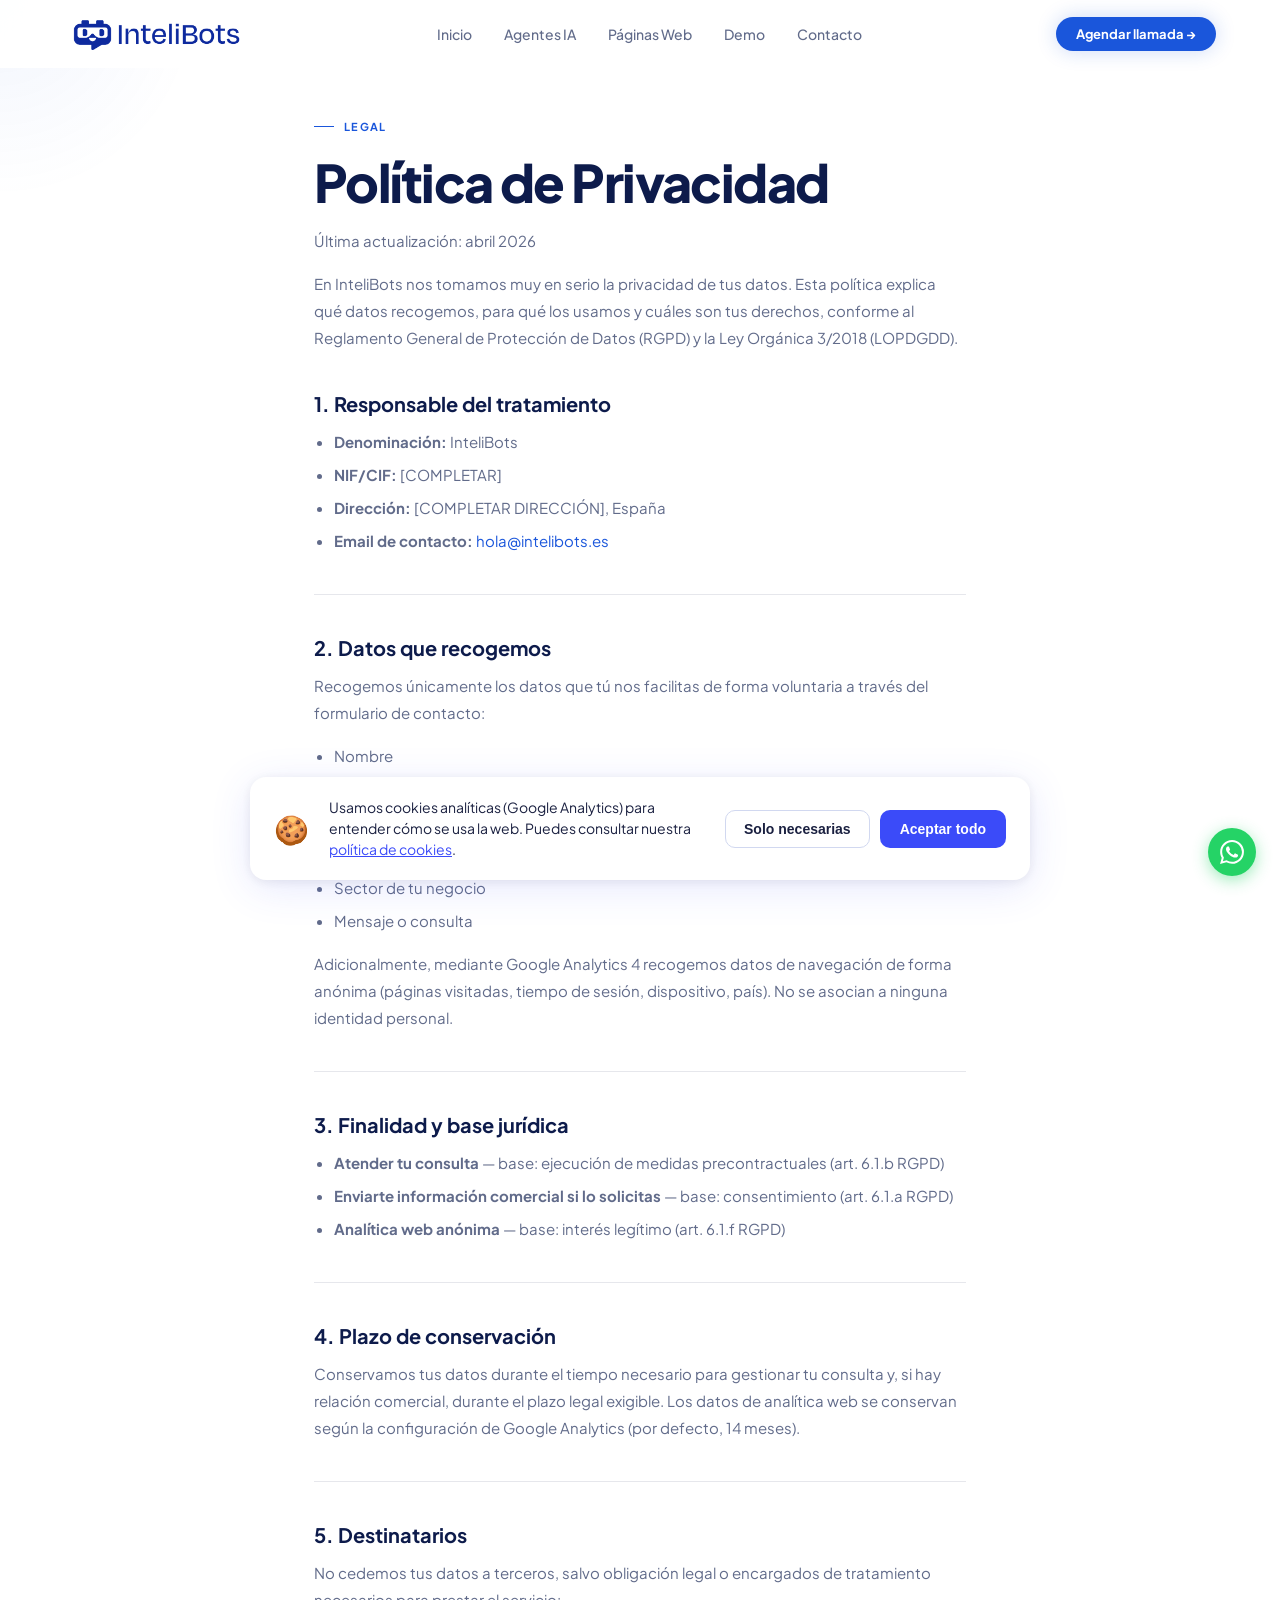
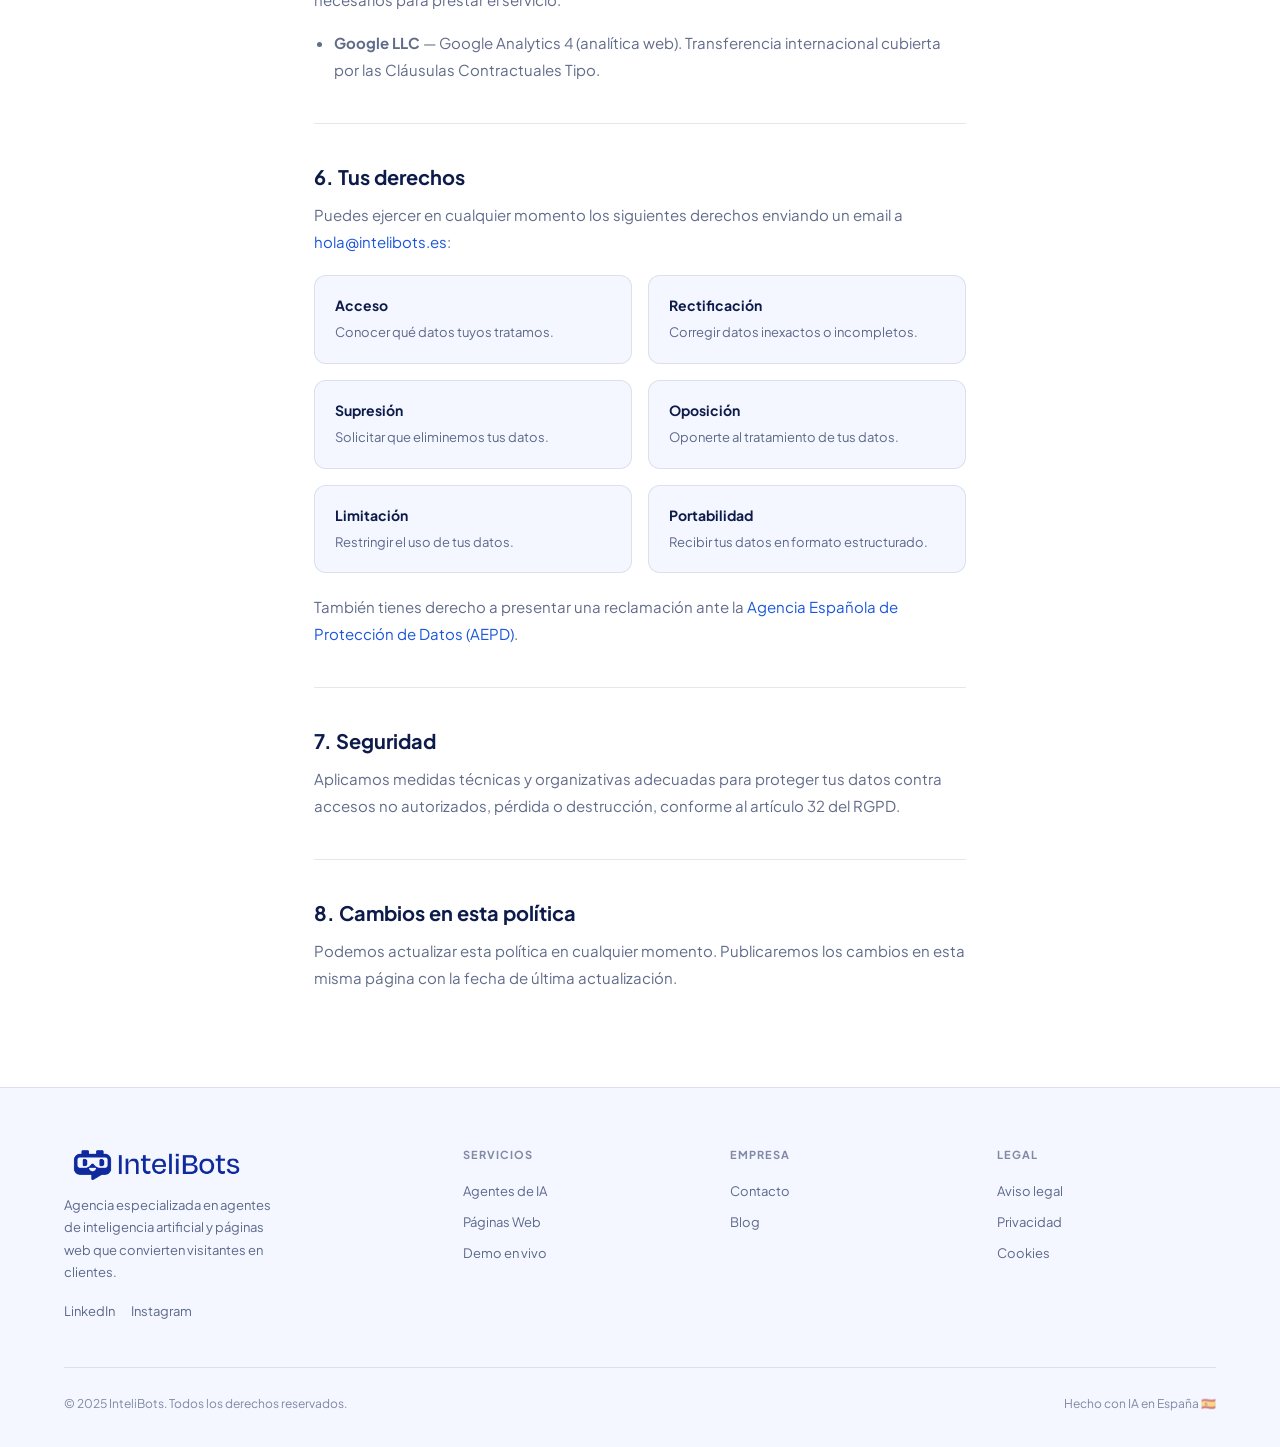
<file: privacidad.html>
<!DOCTYPE html>
<html lang="es">
<head>
<meta charset="UTF-8">
<link rel="icon" type="image/png" href="logo-icon.png">
<meta name="viewport" content="width=device-width, initial-scale=1.0">
<meta name="description" content="Política de Privacidad de InteliBots — Cómo tratamos tus datos personales.">
<meta name="robots" content="noindex, nofollow">
<title>Política de Privacidad — InteliBots</title>
<link rel="preconnect" href="https://fonts.googleapis.com">
<link rel="preconnect" href="https://fonts.gstatic.com" crossorigin>
<link rel="preload" as="style" href="https://fonts.googleapis.com/css2?family=Plus+Jakarta+Sans:ital,wght@0,400;0,500;0,600;0,700;0,800;1,400&family=Lora:ital,wght@1,400;1,600&display=swap" onload="this.onload=null;this.rel='stylesheet'">
<noscript><link rel="stylesheet" href="https://fonts.googleapis.com/css2?family=Plus+Jakarta+Sans:ital,wght@0,400;0,500;0,600;0,700;0,800;1,400&family=Lora:ital,wght@1,400;1,600&display=swap"></noscript>
<link rel="stylesheet" href="styles.css">
<!-- Google tag (gtag.js) -->
<script async src="https://www.googletagmanager.com/gtag/js?id=G-9PSBD4QX30"></script>
<script>
  window.dataLayer = window.dataLayer || [];
  function gtag(){dataLayer.push(arguments);}
  gtag('js', new Date());
  gtag('config', 'G-9PSBD4QX30');
</script>
<style>
.legal-page { max-width: 780px; margin: 0 auto; padding: 120px 5vw 80px; }
.legal-page h1 { font-size: clamp(32px, 5vw, 52px); font-weight: 800; letter-spacing: -0.03em; margin-bottom: 12px; }
.legal-date { font-size: 13px; color: var(--text-dim); margin-bottom: 56px; }
.legal-page h2 { font-size: 20px; font-weight: 700; margin: 40px 0 12px; color: var(--text); }
.legal-page p { font-size: 15px; color: var(--text-mid); line-height: 1.8; margin-bottom: 16px; }
.legal-page ul { padding-left: 20px; margin-bottom: 16px; }
.legal-page ul li { font-size: 15px; color: var(--text-mid); line-height: 1.8; margin-bottom: 6px; }
.legal-page a { color: var(--accent); text-decoration: none; }
.legal-page a:hover { text-decoration: underline; }
.legal-divider { height: 1px; background: var(--border); margin: 40px 0; }
.rights-grid { display: grid; grid-template-columns: 1fr 1fr; gap: 16px; margin: 20px 0; }
.right-card { background: var(--bg2); border: 1px solid var(--border); border-radius: 12px; padding: 20px; }
.right-card strong { display: block; font-size: 14px; margin-bottom: 6px; color: var(--text); }
.right-card span { font-size: 13px; color: var(--text-mid); line-height: 1.6; }
@media(max-width: 600px) { .rights-grid { grid-template-columns: 1fr; } }
</style>
</head>
<body>

<div class="cursor-glow" id="cursorGlow" aria-hidden="true"></div>

<nav id="mainNav">
  <a href="index.html" class="nav-logo"><img src="logo.png" alt="InteliBots" width="130" height="32" loading="eager"></a>
  <ul class="nav-links">
    <li><a href="index.html">Inicio</a></li>
    <li><a href="agentes-ia.html">Agentes IA</a></li>
    <li><a href="paginas-web.html">Páginas Web</a></li>
    <li><a href="demo.html">Demo</a></li>
    <li><a href="contacto.html">Contacto</a></li>
  </ul>
  <a href="contacto.html" class="nav-cta">Agendar llamada →</a>
  <button class="hamburger" id="hbg" aria-label="Menú" aria-expanded="false"><span></span><span></span><span></span></button>
</nav>

<nav class="mobile-menu" id="mob" aria-hidden="true">
  <a href="index.html" onclick="closeMob()">Inicio</a>
  <a href="agentes-ia.html" onclick="closeMob()">Agentes IA</a>
  <a href="paginas-web.html" onclick="closeMob()">Páginas Web</a>
  <a href="demo.html" onclick="closeMob()">Demo</a>
  <a href="contacto.html" onclick="closeMob()">Contacto</a>
  <a href="contacto.html" class="mob-cta" onclick="closeMob()">Agendar llamada →</a>
</nav>

<main class="legal-page">
  <div class="s-label">Legal</div>
  <h1>Política de Privacidad</h1>
  <p class="legal-date">Última actualización: abril 2026</p>

  <p>En InteliBots nos tomamos muy en serio la privacidad de tus datos. Esta política explica qué datos recogemos, para qué los usamos y cuáles son tus derechos, conforme al Reglamento General de Protección de Datos (RGPD) y la Ley Orgánica 3/2018 (LOPDGDD).</p>

  <h2>1. Responsable del tratamiento</h2>
  <ul>
    <li><strong>Denominación:</strong> InteliBots</li>
    <li><strong>NIF/CIF:</strong> [COMPLETAR]</li>
    <li><strong>Dirección:</strong> [COMPLETAR DIRECCIÓN], España</li>
    <li><strong>Email de contacto:</strong> <a href="mailto:hola@intelibots.es">hola@intelibots.es</a></li>
  </ul>

  <div class="legal-divider"></div>

  <h2>2. Datos que recogemos</h2>
  <p>Recogemos únicamente los datos que tú nos facilitas de forma voluntaria a través del formulario de contacto:</p>
  <ul>
    <li>Nombre</li>
    <li>Correo electrónico</li>
    <li>Teléfono (opcional)</li>
    <li>Nombre de tu empresa (opcional)</li>
    <li>Sector de tu negocio</li>
    <li>Mensaje o consulta</li>
  </ul>
  <p>Adicionalmente, mediante Google Analytics 4 recogemos datos de navegación de forma anónima (páginas visitadas, tiempo de sesión, dispositivo, país). No se asocian a ninguna identidad personal.</p>

  <div class="legal-divider"></div>

  <h2>3. Finalidad y base jurídica</h2>
  <ul>
    <li><strong>Atender tu consulta</strong> — base: ejecución de medidas precontractuales (art. 6.1.b RGPD)</li>
    <li><strong>Enviarte información comercial si lo solicitas</strong> — base: consentimiento (art. 6.1.a RGPD)</li>
    <li><strong>Analítica web anónima</strong> — base: interés legítimo (art. 6.1.f RGPD)</li>
  </ul>

  <div class="legal-divider"></div>

  <h2>4. Plazo de conservación</h2>
  <p>Conservamos tus datos durante el tiempo necesario para gestionar tu consulta y, si hay relación comercial, durante el plazo legal exigible. Los datos de analítica web se conservan según la configuración de Google Analytics (por defecto, 14 meses).</p>

  <div class="legal-divider"></div>

  <h2>5. Destinatarios</h2>
  <p>No cedemos tus datos a terceros, salvo obligación legal o encargados de tratamiento necesarios para prestar el servicio:</p>
  <ul>
    <li><strong>Google LLC</strong> — Google Analytics 4 (analítica web). Transferencia internacional cubierta por las Cláusulas Contractuales Tipo.</li>
  </ul>

  <div class="legal-divider"></div>

  <h2>6. Tus derechos</h2>
  <p>Puedes ejercer en cualquier momento los siguientes derechos enviando un email a <a href="mailto:hola@intelibots.es">hola@intelibots.es</a>:</p>
  <div class="rights-grid">
    <div class="right-card">
      <strong>Acceso</strong>
      <span>Conocer qué datos tuyos tratamos.</span>
    </div>
    <div class="right-card">
      <strong>Rectificación</strong>
      <span>Corregir datos inexactos o incompletos.</span>
    </div>
    <div class="right-card">
      <strong>Supresión</strong>
      <span>Solicitar que eliminemos tus datos.</span>
    </div>
    <div class="right-card">
      <strong>Oposición</strong>
      <span>Oponerte al tratamiento de tus datos.</span>
    </div>
    <div class="right-card">
      <strong>Limitación</strong>
      <span>Restringir el uso de tus datos.</span>
    </div>
    <div class="right-card">
      <strong>Portabilidad</strong>
      <span>Recibir tus datos en formato estructurado.</span>
    </div>
  </div>
  <p>También tienes derecho a presentar una reclamación ante la <a href="https://www.aepd.es" target="_blank" rel="noopener">Agencia Española de Protección de Datos (AEPD)</a>.</p>

  <div class="legal-divider"></div>

  <h2>7. Seguridad</h2>
  <p>Aplicamos medidas técnicas y organizativas adecuadas para proteger tus datos contra accesos no autorizados, pérdida o destrucción, conforme al artículo 32 del RGPD.</p>

  <div class="legal-divider"></div>

  <h2>8. Cambios en esta política</h2>
  <p>Podemos actualizar esta política en cualquier momento. Publicaremos los cambios en esta misma página con la fecha de última actualización.</p>
</main>

<footer role="contentinfo">
  <div class="footer-grid">
    <div class="footer-brand">
      <a href="index.html" class="nav-logo"><img src="logo.png" alt="InteliBots" width="130" height="32"></a>
      <p>Agencia especializada en agentes de inteligencia artificial y páginas web que convierten visitantes en clientes.</p>
      <div class="footer-social">
        <a href="https://www.linkedin.com/company/intelibots/" target="_blank" rel="noopener noreferrer">LinkedIn</a>
        <a href="#">Instagram</a>
      </div>
    </div>
    <div class="footer-col"><h4>Servicios</h4><ul><li><a href="agentes-ia.html">Agentes de IA</a></li><li><a href="paginas-web.html">Páginas Web</a></li><li><a href="demo.html">Demo en vivo</a></li></ul></div>
    <div class="footer-col"><h4>Empresa</h4><ul><li><a href="contacto.html">Contacto</a></li><li><a href="#">Blog</a></li></ul></div>
    <div class="footer-col"><h4>Legal</h4><ul><li><a href="aviso-legal.html">Aviso legal</a></li><li><a href="privacidad.html">Privacidad</a></li><li><a href="cookies.html">Cookies</a></li></ul></div>
  </div>
  <div class="footer-bottom">
    <span>© 2025 InteliBots. Todos los derechos reservados.</span>
    <span>Hecho con IA en España 🇪🇸</span>
  </div>
</footer>

<script src="main.js" defer></script>
<script src="cookie-consent.js"></script>
</body>
</html>
</file>
<file: styles.css>
/* ═══════════════════════════════════════════════════════
   InteliBots — Shared Stylesheet
   ═══════════════════════════════════════════════════════ */

/* ── RESET & ROOT ── */
*, *::before, *::after { box-sizing: border-box; margin: 0; padding: 0; }

:root {
  --bg:       #FFFFFF;
  --bg2:      #F4F7FF;
  --bg3:      #EBF0FC;
  --card:     rgba(13, 27, 75, 0.04);
  --border:   rgba(13, 27, 75, 0.10);
  --border2:  rgba(13, 27, 75, 0.20);
  --accent:         #1A56DB;
  --accent-dim:     rgba(26, 86, 219, 0.10);
  --accent-glow:    rgba(26, 86, 219, 0.22);
  --text:     #0D1B4B;
  --text-mid: rgba(13, 27, 75, 0.65);
  --text-dim: rgba(13, 27, 75, 0.50);
  --sans:  'Plus Jakarta Sans', sans-serif;
  --serif: 'Lora', serif;
  --mono:  'JetBrains Mono', monospace;
  --r-sm:  10px;
  --r-md:  16px;
  --r-lg:  24px;
  --r-xl:  32px;
  --r-full: 100px;
}

html { scroll-behavior: smooth; }

body {
  font-family: var(--sans);
  background: var(--bg);
  color: var(--text);
  overflow-x: hidden;
  -webkit-font-smoothing: antialiased;
  -moz-osx-font-smoothing: grayscale;
}

::-webkit-scrollbar { width: 4px; }
::-webkit-scrollbar-track { background: var(--bg2); }
::-webkit-scrollbar-thumb { background: var(--accent); border-radius: 2px; }

/* ── CURSOR GLOW ── */
.cursor-glow {
  position: fixed;
  width: 400px; height: 400px;
  border-radius: 50%;
  background: radial-gradient(circle, rgba(26,86,219,0.06) 0%, transparent 70%);
  pointer-events: none;
  z-index: 0;
  transform: translate(-50%, -50%);
  transition: opacity 0.3s;
  will-change: left, top;
}

/* ── NAVIGATION ── */
nav {
  position: fixed; top: 0; left: 0; right: 0;
  z-index: 100;
  display: flex; align-items: center; justify-content: space-between;
  padding: 0 5vw; height: 68px;
  background: rgba(255, 255, 255, 0.92);
  backdrop-filter: blur(24px); -webkit-backdrop-filter: blur(24px);
  border-bottom: 1px solid transparent;
  transition: border-color 0.3s, box-shadow 0.3s;
}
nav.scrolled {
  border-color: var(--border);
  box-shadow: 0 2px 24px rgba(13, 27, 75, 0.06);
}

.nav-logo {
  font-weight: 800; font-size: 19px; letter-spacing: -0.5px;
  color: var(--text); text-decoration: none;
  display: flex; align-items: center; gap: 8px;
}
.nav-logo img { height: 32px; width: auto; display: block; }

.nav-links { display: flex; gap: 32px; list-style: none; }
.nav-links a {
  font-size: 14px; font-weight: 500;
  color: var(--text-mid); text-decoration: none;
  transition: color 0.2s;
}
.nav-links a:hover { color: var(--text); }
.nav-links a.active { color: var(--accent); }

.nav-cta {
  background: var(--accent); color: #fff;
  padding: 9px 20px; border-radius: var(--r-full);
  font-size: 13px; font-weight: 700; text-decoration: none;
  box-shadow: 0 0 20px var(--accent-glow);
  transition: transform 0.15s, box-shadow 0.15s;
}
.nav-cta:hover { transform: translateY(-1px); box-shadow: 0 0 30px var(--accent-glow); }

/* Hamburger */
.hamburger {
  display: none; flex-direction: column; gap: 5px;
  cursor: pointer; background: none; border: none; padding: 10px;
  margin-right: -10px;
}
.hamburger span {
  display: block; width: 24px; height: 2px;
  background: var(--text); border-radius: 2px;
  transition: transform 0.3s, opacity 0.3s;
}

/* Mobile menu */
.mobile-menu {
  position: fixed; top: 0; left: 0; right: 0; bottom: 0;
  width: 100%; height: 100%;
  z-index: 9999; background: #F4F7FF;
  padding: 80px 5vw 40px;
  display: flex; flex-direction: column; gap: 4px;
  transform: translateX(100%);
  transition: transform 0.35s cubic-bezier(0.4, 0, 0.2, 1);
}
.mobile-menu.open { transform: translateX(0); }
.mobile-menu a {
  font-size: 26px; font-weight: 700; letter-spacing: -0.02em;
  color: var(--text); text-decoration: none;
  padding: 14px 0; border-bottom: 1px solid var(--border);
  opacity: 0; transform: translateX(20px);
  transition: opacity 0.3s, transform 0.3s;
}
.mobile-menu.open a { opacity: 1; transform: none; }
.mobile-menu.open a:nth-child(1) { transition-delay: 0.05s; }
.mobile-menu.open a:nth-child(2) { transition-delay: 0.10s; }
.mobile-menu.open a:nth-child(3) { transition-delay: 0.15s; }
.mobile-menu.open a:nth-child(4) { transition-delay: 0.20s; }
.mobile-menu.open a:nth-child(5) { transition-delay: 0.25s; }
.mobile-menu.open a:nth-child(6) { transition-delay: 0.30s; }
.mob-cta {
  margin-top: 24px !important;
  background: var(--accent) !important;
  color: #fff !important;
  text-align: center;
  border-radius: 12px !important;
  font-size: 18px !important;
  border-bottom: none !important;
  padding: 18px 0 !important;
}

/* ── SECTION COMMONS ── */
section { padding: 100px 5vw; }

.s-label {
  font-size: 11px; font-weight: 700;
  letter-spacing: 0.12em; text-transform: uppercase;
  color: var(--accent);
  margin-bottom: 16px;
  display: flex; align-items: center; gap: 10px;
}
.s-label::before {
  content: ''; display: block;
  width: 20px; height: 1.5px; background: var(--accent);
}

.s-title {
  font-size: clamp(34px, 5vw, 60px);
  font-weight: 800; letter-spacing: -0.03em; line-height: 1.05;
}
.s-title em {
  font-family: var(--serif); font-style: italic;
  font-weight: 400; color: var(--accent);
}

/* ── REVEAL ANIMATIONS ── */
.reveal { opacity: 0; transform: translateY(24px); transition: opacity 0.6s, transform 0.6s; will-change: transform, opacity; }
.reveal.visible { opacity: 1; transform: none; will-change: auto; }
.d1 { transition-delay: 0.10s; }
.d2 { transition-delay: 0.20s; }
.d3 { transition-delay: 0.30s; }
.d4 { transition-delay: 0.40s; }

/* ── BUTTONS ── */
.btn-primary {
  background: var(--accent); color: #fff;
  padding: 15px 28px; border-radius: var(--r-full);
  font-size: 15px; font-weight: 700; text-decoration: none;
  box-shadow: 0 0 28px var(--accent-glow);
  display: inline-flex; align-items: center; gap: 8px;
  transition: transform 0.15s, box-shadow 0.2s;
  border: none; cursor: pointer; font-family: var(--sans);
}
.btn-primary:hover { transform: translateY(-2px); box-shadow: 0 0 40px var(--accent-glow); }

.btn-ghost {
  background: transparent; color: var(--text);
  padding: 15px 28px; border-radius: var(--r-full);
  font-size: 15px; font-weight: 600; text-decoration: none;
  border: 1px solid var(--border2);
  display: inline-flex; align-items: center; gap: 8px;
  transition: border-color 0.2s, transform 0.15s;
}
.btn-ghost:hover { border-color: var(--text-mid); transform: translateY(-2px); }

/* ── HERO COMMONS ── */
.hero-badge {
  display: inline-flex; align-items: center; gap: 8px;
  background: var(--accent-dim); border: 1px solid rgba(26,86,219,0.25);
  color: var(--accent); font-size: 11px; font-weight: 700;
  padding: 6px 14px; border-radius: var(--r-full);
  letter-spacing: 0.1em; text-transform: uppercase; margin-bottom: 28px;
}
.hero-h1 {
  font-size: clamp(40px, 5.5vw, 76px);
  font-weight: 800; line-height: 1.0; letter-spacing: -0.04em;
  margin-bottom: 24px;
}
.hero-h1 em {
  font-family: var(--serif); font-style: italic;
  font-weight: 400; color: var(--accent); letter-spacing: -0.02em;
}
.hero-sub {
  font-size: clamp(15px, 1.5vw, 18px);
  color: var(--text-mid); line-height: 1.7; margin-bottom: 40px;
}
.hero-actions { display: flex; gap: 14px; flex-wrap: wrap; }

/* Hero grid background */
.hero-bg { position: absolute; inset: 0; z-index: 0; overflow: hidden; }
.hero-grid {
  position: absolute; inset: 0;
  background-image:
    linear-gradient(rgba(26,86,219,0.05) 1px, transparent 1px),
    linear-gradient(90deg, rgba(26,86,219,0.05) 1px, transparent 1px);
  background-size: 60px 60px;
  mask-image: radial-gradient(ellipse 70% 80% at 60% 50%, black 0%, transparent 100%);
  -webkit-mask-image: radial-gradient(ellipse 70% 80% at 60% 50%, black 0%, transparent 100%);
}
.hero-glow {
  position: absolute;
  width: 600px; height: 600px; border-radius: 50%;
  background: radial-gradient(circle, rgba(26,86,219,0.08) 0%, transparent 70%);
  left: 50%; top: 50%; transform: translate(-50%, -50%);
  animation: hero-float 8s ease-in-out infinite;
}
@keyframes hero-float {
  0%, 100% { transform: translate(-50%, -50%) scale(1); }
  50%       { transform: translate(-50%, -54%) scale(1.04); }
}

/* ── LOGOS MARQUEE ── */
.logos-section {
  padding: 40px 5vw;
  border-top: 1px solid var(--border);
  border-bottom: 1px solid var(--border);
}
.logos-label {
  font-size: 12px; color: var(--text-dim); font-weight: 500;
  letter-spacing: 0.06em; text-transform: uppercase;
  text-align: center; margin-bottom: 28px;
}
.logos-wrap { overflow: hidden; }
.logos-track {
  display: flex; gap: 64px;
  animation: marquee 22s linear infinite;
  width: max-content;
}
.logos-track:hover { animation-play-state: paused; }
@keyframes marquee { from { transform: translateX(0); } to { transform: translateX(-50%); } }
.logo-item {
  font-size: 13px; font-weight: 700; letter-spacing: 0.04em;
  color: var(--text-dim); white-space: nowrap;
  display: flex; align-items: center; gap: 12px;
  transition: color 0.2s; cursor: default;
}
.logo-item:hover { color: var(--text-mid); }
.logo-item::after { content: '✦'; font-size: 8px; color: var(--accent); opacity: 0.5; }

/* ── PRICING CARDS ── */
.pricing-grid { display: grid; grid-template-columns: 1fr 1fr; gap: 20px; margin-top: 56px; }
.price-card {
  background: var(--bg2); border: 1px solid var(--border);
  border-radius: var(--r-lg); padding: 40px 36px;
  position: relative;
}
.price-card.featured { border-color: var(--accent); box-shadow: 0 0 40px var(--accent-dim); }
.price-badge {
  position: absolute; top: -12px; left: 50%; transform: translateX(-50%);
  background: var(--accent); color: #fff;
  font-size: 11px; font-weight: 700;
  padding: 4px 16px; border-radius: var(--r-full);
  letter-spacing: 0.06em; white-space: nowrap;
}
.price-name {
  font-size: 14px; font-weight: 700; color: var(--text-dim);
  letter-spacing: 0.06em; text-transform: uppercase; margin-bottom: 16px;
}
.price-num {
  font-size: clamp(32px, 4vw, 48px); font-weight: 800;
  letter-spacing: -0.04em; line-height: 1;
}
.price-num span { color: var(--accent); }
.price-period { font-size: 14px; color: var(--text-mid); margin-top: 6px; margin-bottom: 24px; }
.price-feats { display: flex; flex-direction: column; gap: 10px; margin-bottom: 32px; }
.price-feat { display: flex; align-items: center; gap: 10px; font-size: 14px; color: var(--text-mid); }
.price-feat::before { content: '✓'; color: var(--accent); font-weight: 700; flex-shrink: 0; }
.price-note { font-size: 12px; color: var(--text-dim); margin-top: 16px; line-height: 1.5; }

/* ── CTA SECTION ── */
.cta-section {
  background: var(--bg); text-align: center;
  position: relative; overflow: hidden;
  padding: 120px 5vw;
}
.cta-section::before {
  content: ''; position: absolute; inset: 0;
  background: radial-gradient(ellipse 60% 60% at 50% 100%, rgba(26,86,219,0.08) 0%, transparent 100%);
}
.cta-section > * { position: relative; z-index: 1; }
.cta-title {
  font-size: clamp(36px, 6vw, 76px); font-weight: 800;
  letter-spacing: -0.04em; line-height: 1.0;
  max-width: 760px; margin: 0 auto 24px;
}
.cta-title em { font-family: var(--serif); font-style: italic; font-weight: 400; color: var(--accent); }
.cta-sub { font-size: 18px; color: var(--text-mid); max-width: 480px; margin: 0 auto 44px; line-height: 1.6; }
.cta-actions { display: flex; gap: 16px; justify-content: center; flex-wrap: wrap; }
.urgency {
  margin-top: 28px; font-size: 13px; color: var(--text-dim);
  display: flex; align-items: center; gap: 8px; justify-content: center;
}
.urgency-dot { width: 6px; height: 6px; border-radius: 50%; background: #FF6B35; animation: pulse-red 1.5s infinite; }
@keyframes pulse-red { 0%, 100% { opacity: 1; } 50% { opacity: 0.4; } }

/* ── WHATSAPP FLOAT ── */
.wa-float {
  position: fixed; bottom: 24px; right: 24px; z-index: 500;
  width: 48px; height: 48px; border-radius: 50%;
  background: #25D366;
  display: flex; align-items: center; justify-content: center;
  box-shadow: 0 4px 16px rgba(37,211,102,0.45);
  text-decoration: none;
  transition: transform 0.2s, box-shadow 0.2s;
  animation: wa-appear 0.5s 1.5s cubic-bezier(0.34,1.56,0.64,1) both;
}
@keyframes wa-appear {
  from { opacity:0; transform:scale(0.5) translateY(20px); }
  to   { opacity:1; transform:scale(1)   translateY(0); }
}
.wa-float:hover {
  transform: scale(1.12);
  box-shadow: 0 6px 32px rgba(37,211,102,0.60);
}
.wa-float svg { width: 24px; height: 24px; fill: white; display: block; }
.wa-float-tip {
  position: absolute; right: 72px; top: 50%; transform: translateY(-50%);
  background: #111827; color: white;
  font-size: 13px; font-weight: 600;
  padding: 8px 14px; border-radius: 8px;
  white-space: nowrap; pointer-events: none;
  opacity: 0; transition: opacity 0.2s;
  font-family: var(--sans);
}
.wa-float-tip::after {
  content: ''; position: absolute;
  left: 100%; top: 50%; transform: translateY(-50%);
  border: 6px solid transparent; border-left-color: #111827;
}
.wa-float:hover .wa-float-tip { opacity: 1; }
.wa-float-pulse {
  position: absolute; inset: 0; border-radius: 50%;
  background: #25D366; opacity: 0;
  animation: wa-pulse 2.5s ease-out 2s infinite;
}
@keyframes wa-pulse {
  0%   { transform: scale(1);   opacity: 0.5; }
  100% { transform: scale(1.7); opacity: 0; }
}

/* ── FOOTER ── */
footer {
  background: var(--bg2); border-top: 1px solid var(--border);
  padding: 60px 5vw 36px;
}
.footer-grid {
  display: grid; grid-template-columns: 1.6fr 1fr 1fr 1fr;
  gap: 48px; padding-bottom: 48px; border-bottom: 1px solid var(--border);
}
.footer-brand p {
  font-size: 13px; color: var(--text-mid); line-height: 1.7;
  max-width: 220px; margin-top: 14px;
}
.footer-col h4 {
  font-size: 11px; font-weight: 700; letter-spacing: 0.1em;
  text-transform: uppercase; color: var(--text-dim); margin-bottom: 18px;
}
.footer-col ul { list-style: none; display: flex; flex-direction: column; gap: 10px; }
.footer-col a { font-size: 13px; color: var(--text-mid); text-decoration: none; transition: color 0.2s; }
.footer-col a:hover { color: var(--text); }
.footer-social { display: flex; gap: 16px; margin-top: 20px; }
.footer-social a { font-size: 13px; color: var(--text-mid); text-decoration: none; transition: color 0.2s; }
.footer-social a:hover { color: var(--text); }
.footer-bottom {
  padding-top: 28px; display: flex; justify-content: space-between;
  flex-wrap: wrap; gap: 12px; font-size: 12px; color: var(--text-dim);
}

/* ── RESPONSIVE ── */
@media (max-width: 1024px) {
  .footer-grid { grid-template-columns: 1fr 1fr; gap: 32px; }
  .pricing-grid { grid-template-columns: 1fr; }
}
@media (max-width: 768px) {
  .nav-links, .nav-cta { display: none; }
  .hamburger { display: flex; }
  section { padding: 72px 5vw; }
  .footer-grid { grid-template-columns: 1fr; }
  .hero-actions { flex-direction: column; }
  .hero-actions .btn-primary,
  .hero-actions .btn-ghost { text-align: center; justify-content: center; }
}
</file>
